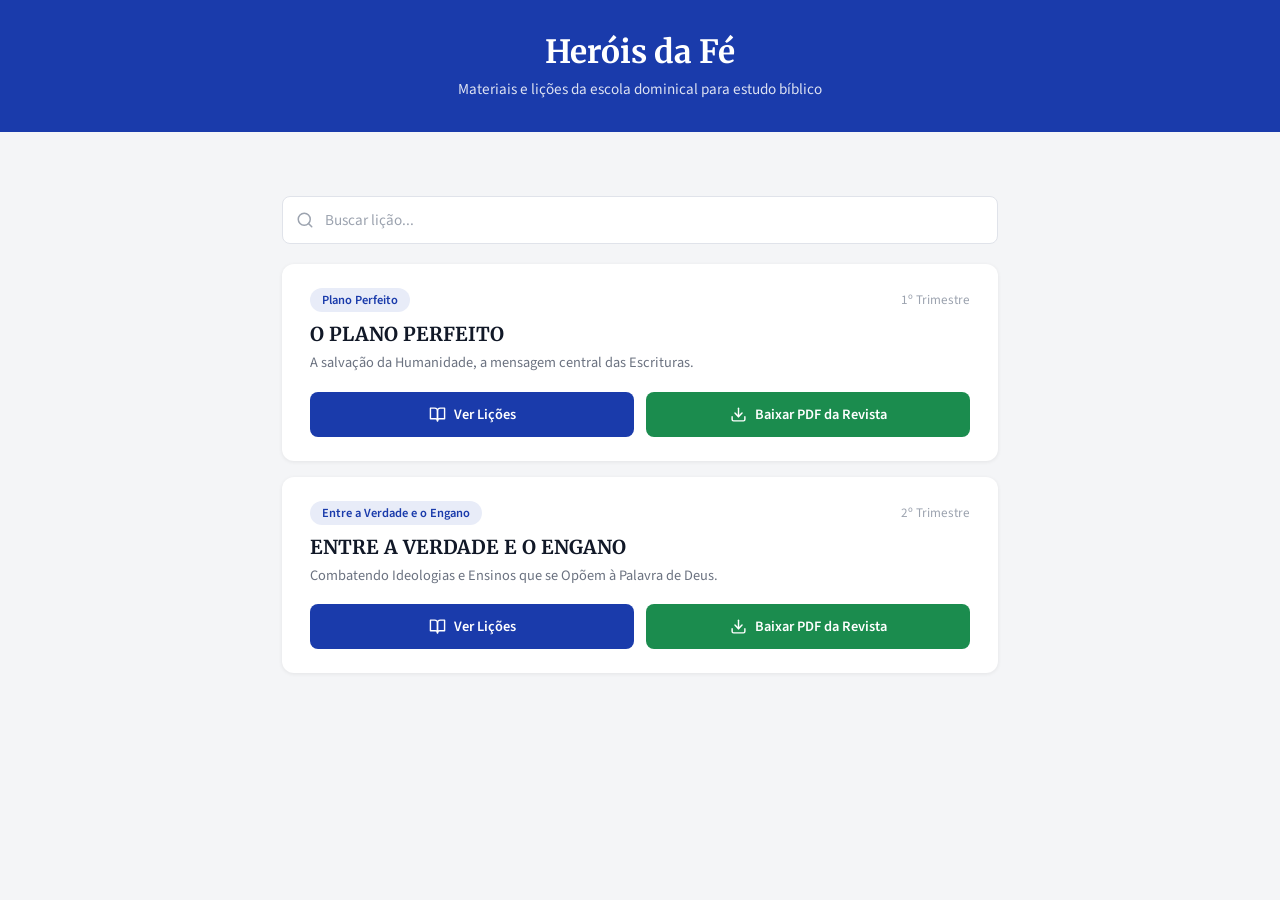
<file: docs/index.html>
<!DOCTYPE html>
<html lang="pt-BR">

<head>
  <meta charset="UTF-8" />
  <meta name="viewport" content="width=device-width, initial-scale=1.0" />
  <title>Heróis da Fé</title>
  <link
    href="https://fonts.googleapis.com/css2?family=Merriweather:wght@400;700&family=Source+Sans+3:wght@400;500;600&display=swap"
    rel="stylesheet" />
  <link rel="stylesheet" href="assets/css/style.css" />
</head>

<body>

  <header>
    <h1>
      Heróis da Fé
    </h1>
    <p>Materiais e lições da escola dominical para estudo bíblico</p>
  </header>

  <main>
    <main>
      <div class="search-wrap">
        <svg viewBox="0 0 24 24" fill="none" stroke="currentColor" stroke-width="2" stroke-linecap="round"
          stroke-linejoin="round">
          <circle cx="11" cy="11" r="8" />
          <line x1="21" y1="21" x2="16.65" y2="16.65" />
        </svg>
        <input type="text" placeholder="Buscar lição..." />
      </div>

      <div class="lesson-card" data-category="plano-perfeito">
        <div class="card-meta">
          <span class="badge">Plano Perfeito</span>
          <span class="card-date">1º Trimestre</span>
        </div>
        <div class="card-title">O PLANO PERFEITO</div>
        <div class="card-desc">A salvação da Humanidade, a mensagem central das Escrituras.</div>
        <div class="card-actions">
          <a href="licoes/plano-perfeito.html" style="text-decoration: none;" class="btn btn-slides">
            <svg viewBox="0 0 24 24" fill="none" stroke="currentColor" stroke-width="2" stroke-linecap="round"
              stroke-linejoin="round">
              <path d="M2 3h6a4 4 0 0 1 4 4v14a3 3 0 0 0-3-3H2z"></path>
              <path d="M22 3h-6a4 4 0 0 0-4 4v14a3 3 0 0 1 3-3h7z"></path>
            </svg>
            Ver Lições
          </a>
          <a href="#" style="text-decoration: none;" download class="btn btn-pdf">
            <svg viewBox="0 0 24 24" fill="none" stroke="currentColor" stroke-width="2" stroke-linecap="round"
              stroke-linejoin="round">
              <path d="M21 15v4a2 2 0 0 1-2 2H5a2 2 0 0 1-2-2v-4"></path>
              <polyline points="7 10 12 15 17 10"></polyline>
              <line x1="12" y1="15" x2="12" y2="3"></line>
            </svg>
            Baixar PDF da Revista
          </a>
        </div>
      </div>

      <div class="lesson-card" data-category="plano-perfeito">
        <div class="card-meta">
          <span class="badge">Entre a Verdade e o Engano</span>
          <span class="card-date">2º Trimestre</span>
        </div>
        <div class="card-title">ENTRE A VERDADE E O ENGANO</div>
        <div class="card-desc">Combatendo Ideologias e Ensinos que se Opõem à Palavra de Deus.</div>
        <div class="card-actions">
          <a href="licoes/entre-a-verdade-e-o-engano.html" style="text-decoration: none;" class="btn btn-slides">
            <svg viewBox="0 0 24 24" fill="none" stroke="currentColor" stroke-width="2" stroke-linecap="round"
              stroke-linejoin="round">
              <path d="M2 3h6a4 4 0 0 1 4 4v14a3 3 0 0 0-3-3H2z"></path>
              <path d="M22 3h-6a4 4 0 0 0-4 4v14a3 3 0 0 1 3-3h7z"></path>
            </svg>
            Ver Lições
          </a>
          <a href="revistas/Revista-Jovens-2-TRI-2026-ALUNO.pdf" style="text-decoration: none;" download class="btn btn-pdf">
            <svg viewBox="0 0 24 24" fill="none" stroke="currentColor" stroke-width="2" stroke-linecap="round"
              stroke-linejoin="round">
              <path d="M21 15v4a2 2 0 0 1-2 2H5a2 2 0 0 1-2-2v-4"></path>
              <polyline points="7 10 12 15 17 10"></polyline>
              <line x1="12" y1="15" x2="12" y2="3"></line>
            </svg>
            Baixar PDF da Revista
          </a>
        </div>
      </div>

    </main>
  </main>

  <script src="assets/js/main.js"></script>

</body>

</html>
</file>
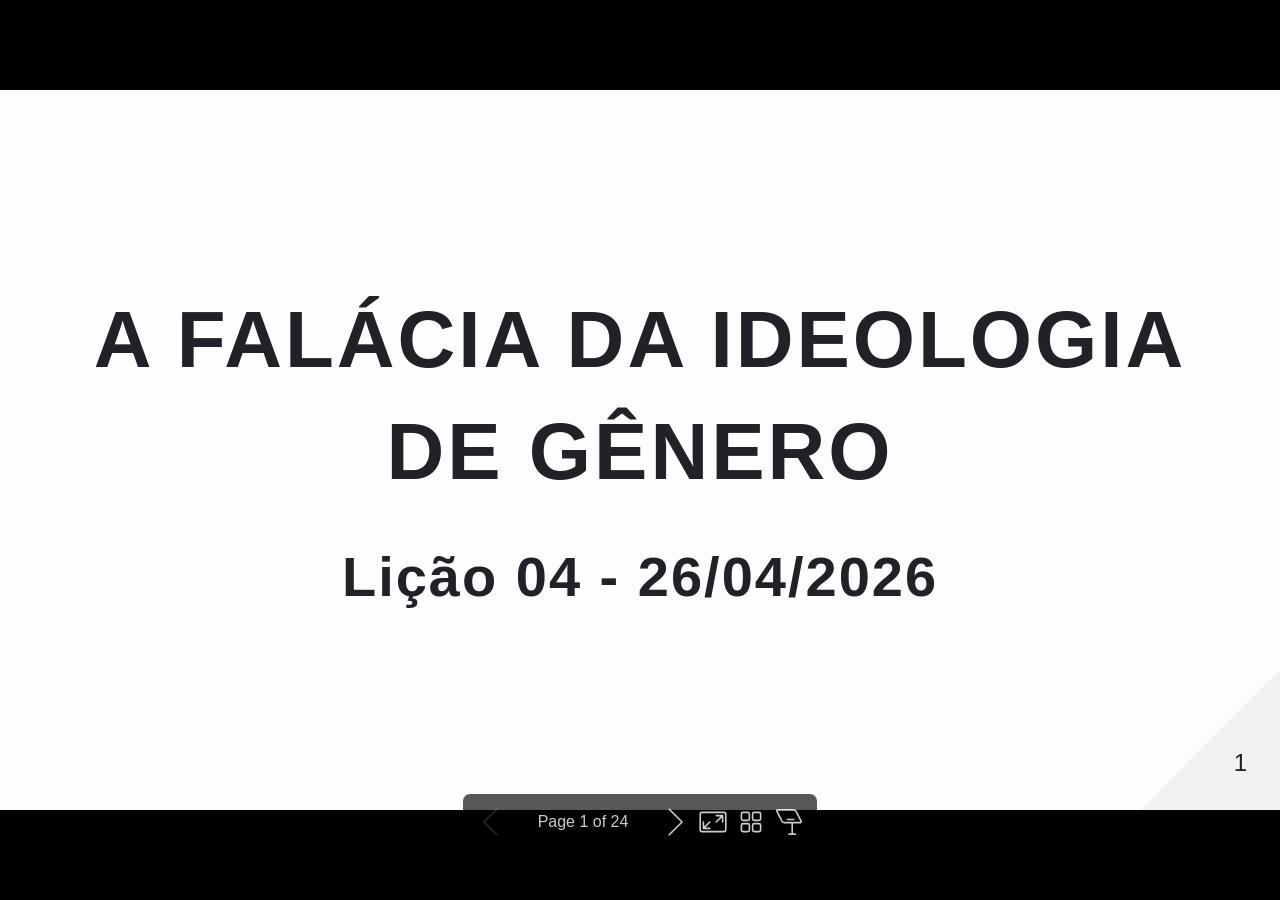
<file: docs/entre-a-verdade-e-o-engano/aula-04.html>
<!DOCTYPE html><html lang="pt-BR"><head><title>A FALÁCIA DA IDEOLOGIA DE GÊNERO</title><meta property="og:title" content="A FALÁCIA DA IDEOLOGIA DE GÊNERO"><meta charset="UTF-8"><meta name="viewport" content="width=device-width,height=device-height,initial-scale=1.0"><meta name="apple-mobile-web-app-capable" content="yes"><meta http-equiv="X-UA-Compatible" content="ie=edge"><meta property="og:type" content="website"><meta name="twitter:card" content="summary"><style>@media screen{body[data-bespoke-view=""] .bespoke-marp-parent>.bespoke-marp-osc>button,body[data-bespoke-view=next] .bespoke-marp-parent>.bespoke-marp-osc>button,body[data-bespoke-view=overview] button.bespoke-marp-overview-close,body[data-bespoke-view=presenter] .bespoke-marp-presenter-container .bespoke-marp-presenter-info-container .bespoke-marp-presenter-info-page-area .bespoke-marp-presenter-info-page,body[data-bespoke-view=presenter] .bespoke-marp-presenter-container .bespoke-marp-presenter-info-container button,body[data-bespoke-view=presenter] .bespoke-marp-presenter-container .bespoke-marp-presenter-note-container button{appearance:none;background-color:initial;border:0;color:inherit;cursor:pointer;font-size:inherit;opacity:.8;outline:none;padding:0;transition:opacity .2s linear;-webkit-tap-highlight-color:transparent}body[data-bespoke-view=""] .bespoke-marp-parent>.bespoke-marp-osc>button:disabled,body[data-bespoke-view=next] .bespoke-marp-parent>.bespoke-marp-osc>button:disabled,body[data-bespoke-view=overview] button.bespoke-marp-overview-close:disabled,body[data-bespoke-view=presenter] .bespoke-marp-presenter-container .bespoke-marp-presenter-info-container .bespoke-marp-presenter-info-page-area .bespoke-marp-presenter-info-page:disabled,body[data-bespoke-view=presenter] .bespoke-marp-presenter-container .bespoke-marp-presenter-info-container button:disabled,body[data-bespoke-view=presenter] .bespoke-marp-presenter-container .bespoke-marp-presenter-note-container button:disabled{cursor:not-allowed;opacity:.15!important}body[data-bespoke-view=""] .bespoke-marp-parent>.bespoke-marp-osc>button:hover,body[data-bespoke-view=next] .bespoke-marp-parent>.bespoke-marp-osc>button:hover,body[data-bespoke-view=overview] button.bespoke-marp-overview-close:hover,body[data-bespoke-view=presenter] .bespoke-marp-presenter-container .bespoke-marp-presenter-info-container .bespoke-marp-presenter-info-page-area .bespoke-marp-presenter-info-page:hover,body[data-bespoke-view=presenter] .bespoke-marp-presenter-container .bespoke-marp-presenter-info-container button:hover,body[data-bespoke-view=presenter] .bespoke-marp-presenter-container .bespoke-marp-presenter-note-container button:hover{opacity:1}body[data-bespoke-view=""] .bespoke-marp-parent>.bespoke-marp-osc>button:hover:active,body[data-bespoke-view=next] .bespoke-marp-parent>.bespoke-marp-osc>button:hover:active,body[data-bespoke-view=overview] button.bespoke-marp-overview-close:hover:active,body[data-bespoke-view=presenter] .bespoke-marp-presenter-container .bespoke-marp-presenter-info-container .bespoke-marp-presenter-info-page-area .bespoke-marp-presenter-info-page:hover:active,body[data-bespoke-view=presenter] .bespoke-marp-presenter-container .bespoke-marp-presenter-info-container button:hover:active,body[data-bespoke-view=presenter] .bespoke-marp-presenter-container .bespoke-marp-presenter-note-container button:hover:active{opacity:.6}body[data-bespoke-view=""] .bespoke-marp-parent>.bespoke-marp-osc>button:hover:not(:disabled),body[data-bespoke-view=next] .bespoke-marp-parent>.bespoke-marp-osc>button:hover:not(:disabled),body[data-bespoke-view=overview] button.bespoke-marp-overview-close:hover:not(:disabled),body[data-bespoke-view=presenter] .bespoke-marp-presenter-container .bespoke-marp-presenter-info-container .bespoke-marp-presenter-info-page-area .bespoke-marp-presenter-info-page:hover:not(:disabled),body[data-bespoke-view=presenter] .bespoke-marp-presenter-container .bespoke-marp-presenter-info-container button:hover:not(:disabled),body[data-bespoke-view=presenter] .bespoke-marp-presenter-container .bespoke-marp-presenter-note-container button:hover:not(:disabled){transition:none}body[data-bespoke-view=""] .bespoke-marp-parent>.bespoke-marp-osc>button[data-bespoke-marp-osc=prev],body[data-bespoke-view=next] .bespoke-marp-parent>.bespoke-marp-osc>button[data-bespoke-marp-osc=prev],body[data-bespoke-view=presenter] .bespoke-marp-presenter-container .bespoke-marp-presenter-info-container button.bespoke-marp-presenter-info-page-prev{background:#0000 url("[data-uri]") no-repeat 50%;background-size:contain;overflow:hidden;text-indent:100%;white-space:nowrap}body[data-bespoke-view=""] .bespoke-marp-parent>.bespoke-marp-osc>button[data-bespoke-marp-osc=next],body[data-bespoke-view=next] .bespoke-marp-parent>.bespoke-marp-osc>button[data-bespoke-marp-osc=next],body[data-bespoke-view=presenter] .bespoke-marp-presenter-container .bespoke-marp-presenter-info-container button.bespoke-marp-presenter-info-page-next{background:#0000 url("[data-uri]") no-repeat 50%;background-size:contain;overflow:hidden;text-indent:100%;white-space:nowrap}body[data-bespoke-view=""] .bespoke-marp-parent>.bespoke-marp-osc>button[data-bespoke-marp-osc=fullscreen],body[data-bespoke-view=next] .bespoke-marp-parent>.bespoke-marp-osc>button[data-bespoke-marp-osc=fullscreen]{background:#0000 url("[data-uri]") no-repeat 50%;background-size:contain;overflow:hidden;text-indent:100%;white-space:nowrap}body[data-bespoke-view=""] .bespoke-marp-parent>.bespoke-marp-osc>button.exit[data-bespoke-marp-osc=fullscreen],body[data-bespoke-view=next] .bespoke-marp-parent>.bespoke-marp-osc>button.exit[data-bespoke-marp-osc=fullscreen]{background-image:url("[data-uri]")}body[data-bespoke-view=""] .bespoke-marp-parent>.bespoke-marp-osc>button[data-bespoke-marp-osc=presenter],body[data-bespoke-view=next] .bespoke-marp-parent>.bespoke-marp-osc>button[data-bespoke-marp-osc=presenter]{background:#0000 url("[data-uri]") no-repeat 50%;background-size:contain;overflow:hidden;text-indent:100%;white-space:nowrap}body[data-bespoke-view=overview] button.bespoke-marp-overview-close,body[data-bespoke-view=presenter] .bespoke-marp-presenter-container .bespoke-marp-presenter-note-container button.bespoke-marp-presenter-note-bigger{background:#0000 url("[data-uri]") no-repeat 50%;background-size:contain;overflow:hidden;text-indent:100%;white-space:nowrap}body[data-bespoke-view=presenter] .bespoke-marp-presenter-container .bespoke-marp-presenter-note-container button.bespoke-marp-presenter-note-smaller{background:#0000 url("[data-uri]") no-repeat 50%;background-size:contain;overflow:hidden;text-indent:100%;white-space:nowrap}body[data-bespoke-view=""] .bespoke-marp-parent>.bespoke-marp-osc>button[data-bespoke-marp-osc=overview],body[data-bespoke-view=next] .bespoke-marp-parent>.bespoke-marp-osc>button[data-bespoke-marp-osc=overview]{background:#0000 url("[data-uri]") no-repeat 50%;background-size:contain;overflow:hidden;text-indent:100%;white-space:nowrap}}@keyframes __bespoke_marp_transition_reduced_outgoing__{0%{opacity:1}to{opacity:0}}@keyframes __bespoke_marp_transition_reduced_incoming__{0%{mix-blend-mode:plus-lighter;opacity:0}to{mix-blend-mode:plus-lighter;opacity:1}}.bespoke-marp-note,.bespoke-marp-osc,.bespoke-progress-parent{display:none;transition:none}@media screen{::view-transition-group(*){animation-duration:var(--marp-bespoke-transition-animation-duration,.5s);animation-timing-function:ease}::view-transition-new(*),::view-transition-old(*){animation-delay:0s;animation-direction:var(--marp-bespoke-transition-animation-direction,normal);animation-duration:var(--marp-bespoke-transition-animation-duration,.5s);animation-fill-mode:both;animation-name:var(--marp-bespoke-transition-animation-name,var(--marp-bespoke-transition-animation-name-fallback,__bespoke_marp_transition_no_animation__));mix-blend-mode:normal}::view-transition-old(*){--marp-bespoke-transition-animation-name-fallback:__bespoke_marp_transition_reduced_outgoing__;animation-timing-function:ease}::view-transition-new(*){--marp-bespoke-transition-animation-name-fallback:__bespoke_marp_transition_reduced_incoming__;animation-timing-function:ease}::view-transition-new(root),::view-transition-old(root){animation-timing-function:linear}::view-transition-new(__bespoke_marp_transition_osc__),::view-transition-old(__bespoke_marp_transition_osc__){animation-duration:0s!important;animation-name:__bespoke_marp_transition_osc__!important}::view-transition-new(__bespoke_marp_transition_osc__){opacity:0!important}.bespoke-marp-transition-warming-up::view-transition-group(*),.bespoke-marp-transition-warming-up::view-transition-new(*),.bespoke-marp-transition-warming-up::view-transition-old(*){animation-play-state:paused!important}body,html{height:100%;margin:0}body{background:#000;overflow:hidden}svg.bespoke-marp-slide{content-visibility:hidden;interactivity:inert;opacity:0;pointer-events:none;z-index:-1}svg.bespoke-marp-slide:not(.bespoke-marp-active) *{view-transition-name:none!important}svg.bespoke-marp-slide.bespoke-marp-active{content-visibility:visible;interactivity:auto;opacity:1;pointer-events:auto;z-index:0}svg.bespoke-marp-slide.bespoke-marp-active.bespoke-marp-active-ready *{animation-name:__bespoke_marp__!important}@supports not (content-visibility:hidden){svg.bespoke-marp-slide[data-bespoke-marp-load=hideable]{display:none}svg.bespoke-marp-slide[data-bespoke-marp-load=hideable].bespoke-marp-active{display:block}}}@media screen and (prefers-reduced-motion:reduce){svg.bespoke-marp-slide *{view-transition-name:none!important}}@media screen{[data-bespoke-marp-fragment=inactive]{visibility:hidden}body[data-bespoke-view=""] .bespoke-marp-parent,body[data-bespoke-view=next] .bespoke-marp-parent{inset:0;position:absolute}body[data-bespoke-view=""] .bespoke-marp-parent>.bespoke-marp-osc,body[data-bespoke-view=next] .bespoke-marp-parent>.bespoke-marp-osc{background:#000000a6;border-radius:7px;bottom:50px;color:#fff;contain:paint;display:block;font-family:Helvetica,Arial,sans-serif;font-size:16px;left:50%;line-height:0;opacity:1;padding:12px;position:absolute;touch-action:manipulation;transform:translateX(-50%);transition:opacity .2s linear;-webkit-user-select:none;user-select:none;view-transition-name:__bespoke_marp_transition_osc__;white-space:nowrap;will-change:transform;z-index:1}body[data-bespoke-view=""] .bespoke-marp-parent>.bespoke-marp-osc>:where(*),body[data-bespoke-view=next] .bespoke-marp-parent>.bespoke-marp-osc>:where(*){margin-left:6px}body[data-bespoke-view=""] .bespoke-marp-parent>.bespoke-marp-osc>:where(*):where(:first-child),body[data-bespoke-view=next] .bespoke-marp-parent>.bespoke-marp-osc>:where(*):where(:first-child){margin-left:0}body[data-bespoke-view=""] .bespoke-marp-parent>.bespoke-marp-osc>span,body[data-bespoke-view=next] .bespoke-marp-parent>.bespoke-marp-osc>span{opacity:.8}body[data-bespoke-view=""] .bespoke-marp-parent>.bespoke-marp-osc>span[data-bespoke-marp-osc=page],body[data-bespoke-view=next] .bespoke-marp-parent>.bespoke-marp-osc>span[data-bespoke-marp-osc=page]{display:inline-block;min-width:140px;text-align:center}body[data-bespoke-view=""] .bespoke-marp-parent>.bespoke-marp-osc>button[data-bespoke-marp-osc=fullscreen],body[data-bespoke-view=""] .bespoke-marp-parent>.bespoke-marp-osc>button[data-bespoke-marp-osc=next],body[data-bespoke-view=""] .bespoke-marp-parent>.bespoke-marp-osc>button[data-bespoke-marp-osc=overview],body[data-bespoke-view=""] .bespoke-marp-parent>.bespoke-marp-osc>button[data-bespoke-marp-osc=presenter],body[data-bespoke-view=""] .bespoke-marp-parent>.bespoke-marp-osc>button[data-bespoke-marp-osc=prev],body[data-bespoke-view=next] .bespoke-marp-parent>.bespoke-marp-osc>button[data-bespoke-marp-osc=fullscreen],body[data-bespoke-view=next] .bespoke-marp-parent>.bespoke-marp-osc>button[data-bespoke-marp-osc=next],body[data-bespoke-view=next] .bespoke-marp-parent>.bespoke-marp-osc>button[data-bespoke-marp-osc=overview],body[data-bespoke-view=next] .bespoke-marp-parent>.bespoke-marp-osc>button[data-bespoke-marp-osc=presenter],body[data-bespoke-view=next] .bespoke-marp-parent>.bespoke-marp-osc>button[data-bespoke-marp-osc=prev]{height:32px;line-height:32px;width:32px}body[data-bespoke-view=""] .bespoke-marp-parent.bespoke-marp-inactive,body[data-bespoke-view=next] .bespoke-marp-parent.bespoke-marp-inactive{cursor:none}body[data-bespoke-view=""] .bespoke-marp-parent.bespoke-marp-inactive>.bespoke-marp-osc,body[data-bespoke-view=next] .bespoke-marp-parent.bespoke-marp-inactive>.bespoke-marp-osc{opacity:0;pointer-events:none}body[data-bespoke-view=""] svg.bespoke-marp-slide,body[data-bespoke-view=next] svg.bespoke-marp-slide{height:100%;left:0;position:absolute;top:0;width:100%}body[data-bespoke-view=""] .bespoke-progress-parent{background:#222;display:flex;height:5px;width:100%}body[data-bespoke-view=""] .bespoke-progress-parent+:where(.bespoke-marp-parent){top:5px}body[data-bespoke-view=""] .bespoke-progress-parent .bespoke-progress-bar{background:#0288d1;flex:0 0 0;transition:flex-basis .2s cubic-bezier(0,1,1,1)}body[data-bespoke-view=next]{background:#0000}body[data-bespoke-view=presenter]{background:#161616}body[data-bespoke-view=presenter] .bespoke-marp-presenter-container{display:grid;font-family:Helvetica,Arial,sans-serif;grid-template:"current dragbar next" minmax(140px,1fr) "current dragbar note" 2fr "info    dragbar note" 3em;grid-template-columns:minmax(3px,var(--bespoke-marp-presenter-split-ratio,66%)) 0 minmax(3px,1fr);height:100%;left:0;position:absolute;top:0;width:100%}body[data-bespoke-view=presenter] .bespoke-marp-presenter-container :where(.bespoke-marp-parent){grid-area:current;overflow:hidden;position:relative}body[data-bespoke-view=presenter] .bespoke-marp-presenter-container :where(.bespoke-marp-parent) :where(svg.bespoke-marp-slide){height:calc(100% - 40px);left:20px;pointer-events:none;position:absolute;top:20px;-webkit-user-select:none;user-select:none;width:calc(100% - 40px)}body[data-bespoke-view=presenter] .bespoke-marp-presenter-container :where(.bespoke-marp-parent) :where(svg.bespoke-marp-slide).bespoke-marp-active{filter:drop-shadow(0 3px 10px rgba(0,0,0,.5))}body[data-bespoke-view=presenter] .bespoke-marp-presenter-container .bespoke-marp-presenter-dragbar-container{background:#0288d1;cursor:col-resize;grid-area:dragbar;margin-left:-3px;opacity:0;position:relative;transition:opacity .4s linear .1s;width:6px;z-index:10}body[data-bespoke-view=presenter] .bespoke-marp-presenter-container .bespoke-marp-presenter-dragbar-container:hover{opacity:1}body[data-bespoke-view=presenter] .bespoke-marp-presenter-container .bespoke-marp-presenter-dragbar-container.active{opacity:1;transition-delay:0s}body[data-bespoke-view=presenter] .bespoke-marp-presenter-container .bespoke-marp-presenter-next-container{background:#222;cursor:pointer;display:none;grid-area:next;overflow:hidden;position:relative}body[data-bespoke-view=presenter] .bespoke-marp-presenter-container .bespoke-marp-presenter-next-container.active{display:block}body[data-bespoke-view=presenter] .bespoke-marp-presenter-container .bespoke-marp-presenter-next-container iframe.bespoke-marp-presenter-next{background:#0000;border:0;display:block;filter:drop-shadow(0 3px 10px rgba(0,0,0,.5));height:calc(100% - 40px);left:20px;pointer-events:none;position:absolute;interactivity:inert;top:20px;-webkit-user-select:none;user-select:none;width:calc(100% - 40px)}body[data-bespoke-view=presenter] .bespoke-marp-presenter-container .bespoke-marp-presenter-note-container{background:#222;color:#eee;grid-area:note;position:relative;z-index:1}body[data-bespoke-view=presenter] .bespoke-marp-presenter-container .bespoke-marp-presenter-note-container button{height:1.5em;line-height:1.5em;width:1.5em}body[data-bespoke-view=presenter] .bespoke-marp-presenter-container .bespoke-marp-presenter-note-container .bespoke-marp-presenter-note-wrapper{display:block;inset:0;position:absolute}body[data-bespoke-view=presenter] .bespoke-marp-presenter-container .bespoke-marp-presenter-note-container .bespoke-marp-presenter-note-buttons{background:#000000a6;border-radius:4px;bottom:0;display:flex;gap:4px;margin:12px;opacity:0;padding:6px;pointer-events:none;position:absolute;right:0;transition:opacity .2s linear}body[data-bespoke-view=presenter] .bespoke-marp-presenter-container .bespoke-marp-presenter-note-container .bespoke-marp-presenter-note-buttons:focus-within,body[data-bespoke-view=presenter] .bespoke-marp-presenter-container .bespoke-marp-presenter-note-container .bespoke-marp-presenter-note-wrapper:focus-within+.bespoke-marp-presenter-note-buttons,body[data-bespoke-view=presenter] .bespoke-marp-presenter-container .bespoke-marp-presenter-note-container:hover .bespoke-marp-presenter-note-buttons{opacity:1;pointer-events:auto}body[data-bespoke-view=presenter] .bespoke-marp-presenter-container .bespoke-marp-presenter-note-container .bespoke-marp-note{box-sizing:border-box;font-size:calc(1.1em*var(--bespoke-marp-note-font-scale, 1));height:calc(100% - 40px);margin:20px;overflow:auto;padding-right:3px;white-space:pre-wrap;width:calc(100% - 40px);word-wrap:break-word;scrollbar-color:#eeeeee80 #0000;scrollbar-width:thin}body[data-bespoke-view=presenter] .bespoke-marp-presenter-container .bespoke-marp-presenter-note-container .bespoke-marp-note::-webkit-scrollbar{width:6px}body[data-bespoke-view=presenter] .bespoke-marp-presenter-container .bespoke-marp-presenter-note-container .bespoke-marp-note::-webkit-scrollbar-track{background:#0000}body[data-bespoke-view=presenter] .bespoke-marp-presenter-container .bespoke-marp-presenter-note-container .bespoke-marp-note::-webkit-scrollbar-thumb{background:#eeeeee80;border-radius:6px}body[data-bespoke-view=presenter] .bespoke-marp-presenter-container .bespoke-marp-presenter-note-container .bespoke-marp-note:empty{pointer-events:none}body[data-bespoke-view=presenter] .bespoke-marp-presenter-container .bespoke-marp-presenter-note-container .bespoke-marp-note.active{display:block}body[data-bespoke-view=presenter] .bespoke-marp-presenter-container .bespoke-marp-presenter-note-container .bespoke-marp-note p:first-child{margin-top:0}body[data-bespoke-view=presenter] .bespoke-marp-presenter-container .bespoke-marp-presenter-note-container .bespoke-marp-note p:last-child{margin-bottom:0}body[data-bespoke-view=presenter] .bespoke-marp-presenter-container .bespoke-marp-presenter-info-container{align-items:center;box-sizing:border-box;color:#eee;display:flex;flex-wrap:nowrap;grid-area:info;justify-content:center;overflow:hidden;padding:0 10px}body[data-bespoke-view=presenter] .bespoke-marp-presenter-container .bespoke-marp-presenter-info-container .bespoke-marp-presenter-info-page-area,body[data-bespoke-view=presenter] .bespoke-marp-presenter-container .bespoke-marp-presenter-info-container .bespoke-marp-presenter-info-time,body[data-bespoke-view=presenter] .bespoke-marp-presenter-container .bespoke-marp-presenter-info-container .bespoke-marp-presenter-info-timer{box-sizing:border-box;display:block;padding:0 10px;white-space:nowrap;width:100%}body[data-bespoke-view=presenter] .bespoke-marp-presenter-container .bespoke-marp-presenter-info-container button{height:1.5em;line-height:1.5em;width:1.5em}body[data-bespoke-view=presenter] .bespoke-marp-presenter-container .bespoke-marp-presenter-info-container .bespoke-marp-presenter-info-page-area{order:2;text-align:center}body[data-bespoke-view=presenter] .bespoke-marp-presenter-container .bespoke-marp-presenter-info-container .bespoke-marp-presenter-info-page-area .bespoke-marp-presenter-info-page{display:inline-block;min-width:120px;text-align:center}body[data-bespoke-view=presenter] .bespoke-marp-presenter-container .bespoke-marp-presenter-info-container .bespoke-marp-presenter-info-time{color:#999;order:1;text-align:left}body[data-bespoke-view=presenter] .bespoke-marp-presenter-container .bespoke-marp-presenter-info-container .bespoke-marp-presenter-info-timer{color:#999;order:3;text-align:right}body[data-bespoke-view=presenter] .bespoke-marp-presenter-container .bespoke-marp-presenter-info-container .bespoke-marp-presenter-info-timer:hover{cursor:pointer}body[data-bespoke-view=overview]{background:#161616;overflow:auto}body[data-bespoke-view=overview] [data-bespoke-marp-fragment=inactive]{visibility:visible}body[data-bespoke-view=overview] .bespoke-marp-overview-header{backdrop-filter:blur(4px);background:#222222d9;box-shadow:0 3px 10px #00000080;box-sizing:border-box;display:flex;height:48px;inset:0 0 auto;justify-content:flex-end;padding:10px;position:fixed;z-index:1}body[data-bespoke-view=overview] button.bespoke-marp-overview-close{height:28px;line-height:28px;transform:rotate(45deg);width:28px}body[data-bespoke-view=overview] .bespoke-marp-parent{display:grid;gap:40px;grid-template-columns:repeat(auto-fit,minmax(0,240px));justify-content:space-around;padding:30px}body[data-bespoke-view=overview] .bespoke-marp-parent svg.bespoke-marp-slide{--bov-selected:#0000;--bov-focus:#161616;--bov-focus-outline:#0000;background-image:conic-gradient(#161616 0 0),conic-gradient(var(--bov-focus) 0 0),conic-gradient(var(--bov-focus-outline) 0 0),conic-gradient(var(--bov-selected) 0 0);background-position:5px 5px,3px 3px,2px 2px,0 0;background-repeat:no-repeat;background-size:calc(100% - 10px) calc(100% - 10px),calc(100% - 6px) calc(100% - 6px),calc(100% - 4px) calc(100% - 4px),100% 100%;content-visibility:visible;cursor:pointer;filter:drop-shadow(0 3px 10px rgba(0,0,0,.5));margin:-6px;padding:6px;interactivity:auto;opacity:1;outline:0;pointer-events:auto;scroll-margin-block:30px;width:100%;z-index:0}body[data-bespoke-view=overview] .bespoke-marp-parent svg.bespoke-marp-slide *,body[data-bespoke-view=overview] .bespoke-marp-parent svg.bespoke-marp-slide.bespoke-marp-active *{pointer-events:none;interactivity:inert}body[data-bespoke-view=overview] .bespoke-marp-parent svg.bespoke-marp-slide:active,body[data-bespoke-view=overview] .bespoke-marp-parent svg.bespoke-marp-slide:focus-visible,body[data-bespoke-view=overview] .bespoke-marp-parent svg.bespoke-marp-slide:hover{--bov-focus-outline:#161616}body[data-bespoke-view=overview] .bespoke-marp-parent svg.bespoke-marp-slide:focus-visible,body[data-bespoke-view=overview] .bespoke-marp-parent svg.bespoke-marp-slide:hover{--bov-focus:#999}body[data-bespoke-view=overview] .bespoke-marp-parent svg.bespoke-marp-slide:active{--bov-focus:#eee}body[data-bespoke-view=overview] .bespoke-marp-parent svg.bespoke-marp-slide.bespoke-marp-active{--bov-selected:#0288d1}body[data-bespoke-view=overview]:has(.bespoke-marp-overview-header) .bespoke-marp-parent{padding-top:78px}body[data-bespoke-view=overview]:has(.bespoke-marp-overview-header) .bespoke-marp-parent svg.bespoke-marp-slide{scroll-margin-top:78px}.bespoke-marp-overview{background:#000000a6;inset:0;opacity:0;pointer-events:none;position:fixed;transition:opacity .1s ease;z-index:10}.bespoke-marp-overview iframe{background:#222;border:0;display:block;height:100%;left:0;position:absolute;top:0;width:100%}.bespoke-marp-overview[data-open="1"]{opacity:1;pointer-events:auto}}@media print{.bespoke-marp-overview,.bespoke-marp-presenter-info-container,.bespoke-marp-presenter-next-container,.bespoke-marp-presenter-note-container{display:none}}</style><style>div#\:\$p > svg > foreignObject > section{width:1280px;height:720px;box-sizing:border-box;overflow:hidden;position:relative;scroll-snap-align:center center;-webkit-text-size-adjust:100%;text-size-adjust:100%}div#\:\$p > svg > foreignObject > section::after{bottom:0;content:attr(data-marpit-pagination);padding:inherit;pointer-events:none;position:absolute;right:0}div#\:\$p > svg > foreignObject > section:not([data-marpit-pagination])::after{display:none}div#\:\$p > svg > foreignObject > section :is(h1, marp-h1){font-size:2em;margin-block:0.67em}div#\:\$p > svg > foreignObject > section video::-webkit-media-controls{will-change:transform}@page {size:1280px 720px;margin:0}@media print{html, body{background-color:#fff;margin:0;page-break-inside:avoid;break-inside:avoid-page}div#\:\$p > svg > foreignObject > section{page-break-before:always;break-before:page}div#\:\$p > svg > foreignObject > section, div#\:\$p > svg > foreignObject > section *{-webkit-print-color-adjust:exact!important;animation-delay:0s!important;animation-duration:0s!important;color-adjust:exact!important;print-color-adjust:exact!important;transition:none!important}div#\:\$p > svg[data-marpit-svg]{display:block;height:100vh;width:100vw}}div#\:\$p > svg > foreignObject > :where(section){container-type:size}div#\:\$p > svg > foreignObject > section img[data-marp-twemoji]{background:transparent;height:1em;margin:0 .05em 0 .1em;vertical-align:-.1em;width:1em}div#\:\$p > svg > foreignObject > section{--fgColor-danger:light-dark(#d1242f, #f85149);--bgColor-attention-muted:light-dark(#fff8c5, #bb800926);--bgColor-muted:light-dark(#f6f8fa, #151b23);--bgColor-neutral-muted:light-dark(#818b981f, #656c7633);--borderColor-accent-emphasis:light-dark(#0969da, #1f6feb);--borderColor-attention-emphasis:light-dark(#9a6700, #9e6a03);--borderColor-danger-emphasis:light-dark(#cf222e, #da3633);--borderColor-default:light-dark(#d1d9e0, #3d444d);--borderColor-done-emphasis:light-dark(#8250df, #8957e5);--borderColor-success-emphasis:light-dark(#1a7f37, #238636);--color-prettylights-syntax-brackethighlighter-angle:light-dark(#59636e, #9198a1);--color-prettylights-syntax-brackethighlighter-unmatched:light-dark(#82071e, #f85149);--color-prettylights-syntax-carriage-return-bg:light-dark(#cf222e, #b62324);--color-prettylights-syntax-carriage-return-text:light-dark(#f6f8fa, #f0f6fc);--color-prettylights-syntax-comment:light-dark(#59636e, #9198a1);--color-prettylights-syntax-constant:light-dark(#0550ae, #79c0ff);--color-prettylights-syntax-constant-other-reference-link:light-dark(#0a3069, #a5d6ff);--color-prettylights-syntax-entity:light-dark(#6639ba, #d2a8ff);--color-prettylights-syntax-entity-tag:light-dark(#0550ae, #7ee787);--color-prettylights-syntax-invalid-illegal-text:light-dark(var(--fgColor-danger), var(--fgColor-danger));--color-prettylights-syntax-keyword:light-dark(#cf222e, #ff7b72);--color-prettylights-syntax-markup-changed-bg:light-dark(#ffd8b5, #5a1e02);--color-prettylights-syntax-markup-changed-text:light-dark(#953800, #ffdfb6);--color-prettylights-syntax-markup-deleted-bg:light-dark(#ffebe9, #67060c);--color-prettylights-syntax-markup-deleted-text:light-dark(#82071e, #ffdcd7);--color-prettylights-syntax-markup-heading:light-dark(#0550ae, #1f6feb);--color-prettylights-syntax-markup-ignored-bg:light-dark(#0550ae, #1158c7);--color-prettylights-syntax-markup-ignored-text:light-dark(#d1d9e0, #f0f6fc);--color-prettylights-syntax-markup-inserted-bg:light-dark(#dafbe1, #033a16);--color-prettylights-syntax-markup-inserted-text:light-dark(#116329, #aff5b4);--color-prettylights-syntax-markup-list:light-dark(#3b2300, #f2cc60);--color-prettylights-syntax-meta-diff-range:light-dark(#8250df, #d2a8ff);--color-prettylights-syntax-string:light-dark(#0a3069, #a5d6ff);--color-prettylights-syntax-string-regexp:light-dark(#116329, #7ee787);--color-prettylights-syntax-sublimelinter-gutter-mark:light-dark(#818b98, #3d444d);--color-prettylights-syntax-variable:light-dark(#953800, #ffa657);--fgColor-accent:light-dark(#0969da, #4493f8);--fgColor-attention:light-dark(#9a6700, #d29922);--fgColor-done:light-dark(#8250df, #ab7df8);--fgColor-muted:light-dark(#59636e, #9198a1);--fgColor-success:light-dark(#1a7f37, #3fb950);--bgColor-default:light-dark(#fff, #0d1117);--borderColor-muted:light-dark(#d1d9e0b3, #3d444db3);--color-prettylights-syntax-invalid-illegal-bg:light-dark(var(--bgColor-danger-muted), var(--bgColor-danger-muted));--color-prettylights-syntax-markup-bold:light-dark(#1f2328, #f0f6fc);--color-prettylights-syntax-markup-italic:light-dark(#1f2328, #f0f6fc);--color-prettylights-syntax-storage-modifier-import:light-dark(#1f2328, #f0f6fc);--fgColor-default:light-dark(#1f2328, #f0f6fc);--focus-outlineColor:light-dark(var(--borderColor-accent-emphasis), var(--borderColor-accent-emphasis));--borderColor-neutral-muted:light-dark(var(--borderColor-muted), var(--borderColor-muted));--color-background:light-dark(#fdfcff, #202228);--color-background-code:light-dark(
    #f2f1f4,
    #2b2d33
  );--color-background-paginate:light-dark(
    rgba(32,34,40,.05),
    hsla(0,0%,100%,.05)
  );--color-foreground:light-dark(#202228, #fff);--color-highlight:#009dd5;--color-highlight-hover:light-dark(
    #087eaa,
    #40b6e0
  );--color-highlight-heading:#33b1dd;--color-header:light-dark(rgba(32,34,40,.4), hsla(0,0%,100%,.4));--color-header-shadow:light-dark(
    rgba(253,252,255,.8),
    rgba(32,34,40,.8)
  );align-items:stretch;background:var(--color-background);color:var(--color-foreground);color-scheme:light;display:block;flex-flow:column nowrap;font-family:-apple-system,BlinkMacSystemFont,Segoe UI,Roboto,Oxygen,Ubuntu,Cantarell,Open Sans,Helvetica Neue,sans-serif;font-size:40px;height:720px;letter-spacing:3px;line-height:1.4;overflow-wrap:break-word;padding:30px 70px;place-content:safe center center;position:relative;text-align:center;width:1280px;z-index:0}div#\:\$p > svg > foreignObject > section{--marpit-root-font-size:40px}/*!
 * Marp / Marpit Uncover theme
 *
 * @theme uncover
 * @author Yuki Hattori
 *
 * @auto-scaling true
 * @size 16:9 1280px 720px
 * @size 4:3 960px 720px
 */div#\:\$p > svg > foreignObject > section:after{align-items:flex-end;background:linear-gradient(-45deg, var(--color-background-paginate) 50%, transparent 50%);background-size:cover;color:var(--color-foreground);display:flex;font-size:.6em;height:80px;justify-content:flex-end;padding:30px;text-align:right;text-shadow:0 0 5px var(--color-background);width:80px}div#\:\$p > svg > foreignObject > section:after{--marpit-root-font-size:.6em}div#\:\$p > svg > foreignObject > section:where(.invert){color-scheme:dark}div#\:\$p > svg > foreignObject > section :where(.hljs-addition),div#\:\$p > svg > foreignObject > section :where(.hljs-string){color:light-dark(#756bb1, #8f9c6c)}div#\:\$p > svg > foreignObject > section :where(.hljs-attribute){color:light-dark(#e6550d, #9b869b)}div#\:\$p > svg > foreignObject > section :where(.hljs-built_in),div#\:\$p > svg > foreignObject > section :where(.hljs-tag){color:light-dark(#3182bd, #ab875d)}div#\:\$p > svg > foreignObject > section :where(.hljs-bullet),div#\:\$p > svg > foreignObject > section :where(.hljs-link),div#\:\$p > svg > foreignObject > section :where(.hljs-literal),div#\:\$p > svg > foreignObject > section :where(.hljs-number),div#\:\$p > svg > foreignObject > section :where(.hljs-regexp){color:light-dark(#31a354, #ab875d)}div#\:\$p > svg > foreignObject > section :where(.hljs-comment),div#\:\$p > svg > foreignObject > section :where(.hljs-quote){color:light-dark(#636363, #777)}div#\:\$p > svg > foreignObject > section :where(.hljs-deletion),div#\:\$p > svg > foreignObject > section :where(.hljs-variable){color:light-dark(#88f, #ab875d)}div#\:\$p > svg > foreignObject > section :where(.hljs-doctag){color:light-dark(#3182bd, unset)}div#\:\$p > svg > foreignObject > section :where(.hljs-keyword),div#\:\$p > svg > foreignObject > section :where(.hljs-selector-tag){color:light-dark(#3182bd, #8f9c6c)}div#\:\$p > svg > foreignObject > section :where(.hljs-meta),div#\:\$p > svg > foreignObject > section :where(.hljs-symbol),div#\:\$p > svg > foreignObject > section :where(.hljs-template-variable){color:light-dark(#756bb1, #ab875d)}div#\:\$p > svg > foreignObject > section :where(.hljs-name),div#\:\$p > svg > foreignObject > section :where(.hljs-section),div#\:\$p > svg > foreignObject > section :where(.hljs-selector-class),div#\:\$p > svg > foreignObject > section :where(.hljs-selector-id),div#\:\$p > svg > foreignObject > section :where(.hljs-title),div#\:\$p > svg > foreignObject > section :where(.hljs-type){color:light-dark(#3182bd, #9b869b)}div#\:\$p > svg > foreignObject > section :where(.hljs-params){color:light-dark(currentcolor, #ab875d)}div#\:\$p > svg > foreignObject > section :where(.hljs-template-tag){color:light-dark(#756bb1, currentcolor)}div#\:\$p > svg > foreignObject > section :where(.hljs-strong){color:light-dark(#3182bd, currentcolor)}div#\:\$p > svg > foreignObject > section :where(.hljs-emphasis){font-style:italic}div#\:\$p > svg > foreignObject > section:where(.invert) :where(.hljs-strong){font-weight:700}div#\:\$p > svg > foreignObject > section>:first-child,div#\:\$p > svg > foreignObject > section[data-header]>:nth-child(2){margin-top:0}div#\:\$p > svg > foreignObject > section>:last-child,div#\:\$p > svg > foreignObject > section[data-footer]>:nth-last-child(2){margin-bottom:0}div#\:\$p > svg > foreignObject > section blockquote,div#\:\$p > svg > foreignObject > section p{margin:0 0 15px}div#\:\$p > svg > foreignObject > section :is(h1, marp-h1),div#\:\$p > svg > foreignObject > section :is(h2, marp-h2),div#\:\$p > svg > foreignObject > section :is(h3, marp-h3),div#\:\$p > svg > foreignObject > section :is(h4, marp-h4),div#\:\$p > svg > foreignObject > section :is(h5, marp-h5),div#\:\$p > svg > foreignObject > section :is(h6, marp-h6){margin:15px 0 30px}div#\:\$p > svg > foreignObject > section :is(h1, marp-h1) strong,div#\:\$p > svg > foreignObject > section :is(h2, marp-h2) strong,div#\:\$p > svg > foreignObject > section :is(h3, marp-h3) strong,div#\:\$p > svg > foreignObject > section :is(h4, marp-h4) strong,div#\:\$p > svg > foreignObject > section :is(h5, marp-h5) strong,div#\:\$p > svg > foreignObject > section :is(h6, marp-h6) strong{color:var(--color-highlight-heading);font-weight:inherit}div#\:\$p > svg > foreignObject > section :is(h1, marp-h1)::part(auto-scaling),div#\:\$p > svg > foreignObject > section :is(h2, marp-h2)::part(auto-scaling),div#\:\$p > svg > foreignObject > section :is(h3, marp-h3)::part(auto-scaling),div#\:\$p > svg > foreignObject > section :is(h4, marp-h4)::part(auto-scaling),div#\:\$p > svg > foreignObject > section :is(h5, marp-h5)::part(auto-scaling),div#\:\$p > svg > foreignObject > section :is(h6, marp-h6)::part(auto-scaling){max-height:660px}div#\:\$p > svg > foreignObject > section :is(h1, marp-h1){font-size:2em}div#\:\$p > svg > foreignObject > section :is(h2, marp-h2){font-size:1.7em}div#\:\$p > svg > foreignObject > section :is(h3, marp-h3){font-size:1.4em;letter-spacing:2px}div#\:\$p > svg > foreignObject > section :is(h4, marp-h4){font-size:1.2em;letter-spacing:2px}div#\:\$p > svg > foreignObject > section :is(h5, marp-h5){font-size:1em;letter-spacing:1px}div#\:\$p > svg > foreignObject > section :is(h6, marp-h6){font-size:.8em;letter-spacing:1px}div#\:\$p > svg > foreignObject > section footer,div#\:\$p > svg > foreignObject > section header{color:var(--color-header);font-size:.45em;left:70px;letter-spacing:1px;position:absolute;right:70px;text-shadow:0 1px 0 var(--color-header-shadow);z-index:1}div#\:\$p > svg > foreignObject > section header{top:30px}div#\:\$p > svg > foreignObject > section footer{bottom:30px}div#\:\$p > svg > foreignObject > section a{color:var(--color-highlight);text-decoration:none}div#\:\$p > svg > foreignObject > section a:hover{color:var(--color-highlight-hover);text-decoration:underline}div#\:\$p > svg > foreignObject > section ol,div#\:\$p > svg > foreignObject > section ul{margin:0 auto;text-align:left}div#\:\$p > svg > foreignObject > section>ol,div#\:\$p > svg > foreignObject > section>ul{margin-bottom:15px}div#\:\$p > svg > foreignObject > section code{font-family:SFMono-Regular,Consolas,Liberation Mono,Menlo,Courier,monospace;letter-spacing:0}div#\:\$p > svg > foreignObject > section :not(:is(pre, marp-pre))>code,div#\:\$p > svg > foreignObject > section>code{background:var(--color-background-code);color:var(--color-foreground);margin:-.2em .2em .2em;padding:.2em}div#\:\$p > svg > foreignObject > section :is(pre, marp-pre){--preserve-aspect-ratio:xMidYMid meet;filter:drop-shadow(0 4px 4px rgba(0, 0, 0, .2));font-size:70%;line-height:1.15;margin:15px 0 30px;text-align:left}div#\:\$p > svg > foreignObject > section :is(pre, marp-pre)::part(auto-scaling){max-height:570px}div#\:\$p > svg > foreignObject > section :is(pre, marp-pre)>code{background:var(--color-background-code);box-sizing:content-box;color:var(--color-foreground);display:block;margin:0 auto;min-width:456px;padding:.4em .6em}div#\:\$p > svg > foreignObject > section[data-size="4:3"] :is(pre, marp-pre)>code{min-width:328px}div#\:\$p > svg > foreignObject > section table{border-collapse:collapse;margin:0 auto 15px}div#\:\$p > svg > foreignObject > section table>tbody>tr>td,div#\:\$p > svg > foreignObject > section table>tbody>tr>th,div#\:\$p > svg > foreignObject > section table>thead>tr>td,div#\:\$p > svg > foreignObject > section table>thead>tr>th{padding:.15em .5em}div#\:\$p > svg > foreignObject > section table>thead>tr>td,div#\:\$p > svg > foreignObject > section table>thead>tr>th{border-bottom:3px solid}div#\:\$p > svg > foreignObject > section table>tbody>tr:not(:last-child)>td,div#\:\$p > svg > foreignObject > section table>tbody>tr:not(:last-child)>th{border-bottom:1px solid}div#\:\$p > svg > foreignObject > section blockquote{font-size:90%;line-height:1.3;padding:0 2em;position:relative;z-index:0}div#\:\$p > svg > foreignObject > section blockquote:after,div#\:\$p > svg > foreignObject > section blockquote:before{content:url("[data-uri]");height:auto;pointer-events:none;position:absolute;width:1em;z-index:-1}div#\:\$p > svg > foreignObject > section blockquote:before{left:0;top:0}div#\:\$p > svg > foreignObject > section blockquote:after{bottom:0;right:0;transform:rotate(180deg)}div#\:\$p > svg > foreignObject > section blockquote>:last-child{margin-bottom:0}div#\:\$p > svg > foreignObject > section mark{background:transparent;color:var(--color-highlight)}div#\:\$p > svg > foreignObject > section[data-marpit-advanced-background="background"]{columns:initial!important;display:block!important;padding:0!important}div#\:\$p > svg > foreignObject > section[data-marpit-advanced-background="background"]::before, div#\:\$p > svg > foreignObject > section[data-marpit-advanced-background="background"]::after, div#\:\$p > svg > foreignObject > section[data-marpit-advanced-background="content"]::before, div#\:\$p > svg > foreignObject > section[data-marpit-advanced-background="content"]::after{display:none!important}div#\:\$p > svg > foreignObject > section[data-marpit-advanced-background="background"] > div[data-marpit-advanced-background-container]{all:initial;display:flex;flex-direction:row;height:100%;overflow:hidden;width:100%}div#\:\$p > svg > foreignObject > section[data-marpit-advanced-background="background"] > div[data-marpit-advanced-background-container][data-marpit-advanced-background-direction="vertical"]{flex-direction:column}div#\:\$p > svg > foreignObject > section[data-marpit-advanced-background="background"][data-marpit-advanced-background-split] > div[data-marpit-advanced-background-container]{width:var(--marpit-advanced-background-split, 50%)}div#\:\$p > svg > foreignObject > section[data-marpit-advanced-background="background"][data-marpit-advanced-background-split="right"] > div[data-marpit-advanced-background-container]{margin-left:calc(100% - var(--marpit-advanced-background-split, 50%))}div#\:\$p > svg > foreignObject > section[data-marpit-advanced-background="background"] > div[data-marpit-advanced-background-container] > figure{all:initial;background-position:center;background-repeat:no-repeat;background-size:cover;flex:auto;margin:0}div#\:\$p > svg > foreignObject > section[data-marpit-advanced-background="background"] > div[data-marpit-advanced-background-container] > figure > figcaption{position:absolute;border:0;clip:rect(0, 0, 0, 0);height:1px;margin:-1px;overflow:hidden;padding:0;white-space:nowrap;width:1px}div#\:\$p > svg > foreignObject > section[data-marpit-advanced-background="content"], div#\:\$p > svg > foreignObject > section[data-marpit-advanced-background="pseudo"]{background:transparent!important}div#\:\$p > svg > foreignObject > section[data-marpit-advanced-background="pseudo"], div#\:\$p > svg[data-marpit-svg] > foreignObject[data-marpit-advanced-background="pseudo"]{pointer-events:none!important}div#\:\$p > svg > foreignObject > section[data-marpit-advanced-background-split]{width:100%;height:100%}
</style></head><body><div class="bespoke-marp-osc"><button data-bespoke-marp-osc="prev" tabindex="-1" title="Previous slide">Previous slide</button><span data-bespoke-marp-osc="page"></span><button data-bespoke-marp-osc="next" tabindex="-1" title="Next slide">Next slide</button><button data-bespoke-marp-osc="fullscreen" tabindex="-1" title="Toggle fullscreen (f)">Toggle fullscreen</button><button data-bespoke-marp-osc="overview" tabindex="-1" title="Toggle overview view (o)">Toggle overview view</button><button data-bespoke-marp-osc="presenter" tabindex="-1" title="Open presenter view (p)">Open presenter view</button></div><div id=":$p"><svg data-marpit-svg="" viewBox="0 0 1280 720"><foreignObject width="1280" height="720"><section id="1" data-paginate="true" data-theme="uncover" lang="pt-BR" data-marpit-pagination="1" style="--paginate:true;--theme:uncover;" data-marpit-pagination-total="24">
<h1 id="a-fal%C3%A1cia-da-ideologia-de-g%C3%AAnero">A FALÁCIA DA IDEOLOGIA DE GÊNERO</h1>
<h3 id="li%C3%A7%C3%A3o-04---26042026">Lição 04 - 26/04/2026</h3>
</section>
</foreignObject></svg><svg data-marpit-svg="" viewBox="0 0 1280 720"><foreignObject width="1280" height="720"><section id="2" data-paginate="true" data-theme="uncover" lang="pt-BR" data-marpit-pagination="2" style="--paginate:true;--theme:uncover;" data-marpit-pagination-total="24">
<h1 id="introdu%C3%A7%C3%A3o">INTRODUÇÃO</h1>
<p>Nesta lição, buscaremos <strong>compreender os conceitos fundamentais</strong> da chamada ideologia de gênero, <strong>contrastando-os com a perspectiva bíblica</strong>. Além disso, <strong>refletiremos</strong> sobre as <strong>implicações</strong> dessas visões e qual deve ser <strong>a postura do cristão diante desse tema</strong>.</p>
</section>
</foreignObject></svg><svg data-marpit-svg="" viewBox="0 0 1280 720"><foreignObject width="1280" height="720"><section id="3" data-paginate="true" data-theme="uncover" lang="pt-BR" data-marpit-pagination="3" style="--paginate:true;--theme:uncover;" data-marpit-pagination-total="24">
<h1 id="i---conceitos-da-ideologia-de-g%C3%AAnero">I - CONCEITOS DA IDEOLOGIA DE GÊNERO</h1>
</section>
</foreignObject></svg><svg data-marpit-svg="" viewBox="0 0 1280 720"><foreignObject width="1280" height="720"><section id="4" data-paginate="true" data-theme="uncover" lang="pt-BR" data-marpit-pagination="4" style="--paginate:true;--theme:uncover;" data-marpit-pagination-total="24">
<h2 id="origem">Origem</h2>
<ul>
<li>
<p>Em 1950 com o psicólogo estadunidense <strong>John Money</strong>.</p>
</li>
<li>
<p>Apresentou a ideia de que <strong>não existe uma relação natural e necessária entre o sexo biológico e a identidade sexual de uma pessoa</strong>.</p>
</li>
</ul>
</section>
</foreignObject></svg><svg data-marpit-svg="" viewBox="0 0 1280 720"><foreignObject width="1280" height="720"><section id="5" data-paginate="true" data-theme="uncover" lang="pt-BR" data-marpit-pagination="5" style="--paginate:true;--theme:uncover;" data-marpit-pagination-total="24">
<h2 id="origem-1">Origem</h2>
<ul>
<li>
<p><strong>John Money não foi o primeiro</strong>.</p>
</li>
<li>
<p>Já em 1792, Mary Wollstonecraft defendia que <strong>as diferenças de papéis sociais entre homens e mulheres resultavam da educação e não da biologia</strong>.</p>
</li>
</ul>
</section>
</foreignObject></svg><svg data-marpit-svg="" viewBox="0 0 1280 720"><foreignObject width="1280" height="720"><section id="6" data-paginate="true" data-theme="uncover" lang="pt-BR" data-marpit-pagination="6" style="--paginate:true;--theme:uncover;" data-marpit-pagination-total="24">
<h2 id="origem-2">Origem</h2>
<ul>
<li>
<p>Popularizou-se com o avanço de <strong>teorias sociais no século XX</strong>.</p>
<ul>
<li>Filosofia Pós-Estruturalista.</li>
<li>Sociologia Crítica.</li>
</ul>
</li>
<li>
<p>Pensadores divulgaram a ideia que <strong>o gênero é apenas uma construção social fluida</strong>.</p>
</li>
</ul>
</section>
</foreignObject></svg><svg data-marpit-svg="" viewBox="0 0 1280 720"><foreignObject width="1280" height="720"><section id="7" data-paginate="true" data-theme="uncover" lang="pt-BR" data-marpit-pagination="7" style="--paginate:true;--theme:uncover;" data-marpit-pagination-total="24">
<h2 id="origem-3">Origem</h2>
<ul>
<li>
<p>O termo &quot;ideologia de gênero&quot; surgiu em <strong>meados de 1990</strong>, proposto por grupos conservadores e religiosos.</p>
</li>
<li>
<p>Para denunciar o caráter <strong>doutrinário, filosófico e político</strong> desse movimento.</p>
</li>
</ul>
</section>
</foreignObject></svg><svg data-marpit-svg="" viewBox="0 0 1280 720"><foreignObject width="1280" height="720"><section id="8" data-paginate="true" data-theme="uncover" lang="pt-BR" data-marpit-pagination="8" style="--paginate:true;--theme:uncover;" data-marpit-pagination-total="24">
<blockquote>
<p><em>Em resumo, a ideologia de gênero afirma que <strong>a identidade sexual de uma pessoa não está enraizada na criação biológica, mas é moldada socialmente e pode ser modificada conforme o desejo individual</strong>.</em></p>
</blockquote>
</section>
</foreignObject></svg><svg data-marpit-svg="" viewBox="0 0 1280 720"><foreignObject width="1280" height="720"><section id="9" data-paginate="true" data-theme="uncover" lang="pt-BR" data-marpit-pagination="9" style="--paginate:true;--theme:uncover;" data-marpit-pagination-total="24">
<h2 id="principais-conceitos">Principais conceitos</h2>
<ul>
<li>
<p><strong>Separação entre sexo biológico e gênero</strong>.</p>
</li>
<li>
<p>Não existe relação natural ou necessária entre <strong>anatomia biológica</strong> e a sua <strong>identidade sexual</strong>.</p>
</li>
</ul>
</section>
</foreignObject></svg><svg data-marpit-svg="" viewBox="0 0 1280 720"><foreignObject width="1280" height="720"><section id="10" data-paginate="true" data-theme="uncover" lang="pt-BR" data-marpit-pagination="10" style="--paginate:true;--theme:uncover;" data-marpit-pagination-total="24">
<h2 id="principais-conceitos-1">Principais conceitos</h2>
<ul>
<li>
<p><strong>O gênero como construção social e subjetiva</strong>.</p>
</li>
<li>
<p>O gênero é considerado uma construção interior moldada pela <strong>sociedade, cultura e experiências pessoais</strong>.</p>
</li>
</ul>
</section>
</foreignObject></svg><svg data-marpit-svg="" viewBox="0 0 1280 720"><foreignObject width="1280" height="720"><section id="11" data-paginate="true" data-theme="uncover" lang="pt-BR" data-marpit-pagination="11" style="--paginate:true;--theme:uncover;" data-marpit-pagination-total="24">
<h2 id="principais-conceitos-2">Principais conceitos</h2>
<ul>
<li>
<p><strong>Fluidez de gênero</strong>.</p>
</li>
<li>
<p>O gênero pode <strong>sofrer alterações ao longo do tempo</strong> conforme o sentimento da pessoa.</p>
</li>
</ul>
</section>
</foreignObject></svg><svg data-marpit-svg="" viewBox="0 0 1280 720"><foreignObject width="1280" height="720"><section id="12" data-paginate="true" data-theme="uncover" lang="pt-BR" data-marpit-pagination="12" style="--paginate:true;--theme:uncover;" data-marpit-pagination-total="24">
<h2 id="principais-conceitos-3">Principais conceitos</h2>
<ul>
<li>
<p><strong>Autodeterminação absoluta</strong>.</p>
</li>
<li>
<p>A pessoa <strong>escolhe, constrói e modifica sua identidade</strong> com base em seus sentimentos e desejos.</p>
</li>
</ul>
</section>
</foreignObject></svg><svg data-marpit-svg="" viewBox="0 0 1280 720"><foreignObject width="1280" height="720"><section id="13" data-paginate="true" data-theme="uncover" lang="pt-BR" data-marpit-pagination="13" style="--paginate:true;--theme:uncover;" data-marpit-pagination-total="24">
<h1 id="ii---o-que-a-b%C3%ADblia-ensina-sobre-g%C3%AAnero-e-identidade-sexual">II - O QUE A BÍBLIA ENSINA SOBRE GÊNERO E IDENTIDADE SEXUAL</h1>
</section>
</foreignObject></svg><svg data-marpit-svg="" viewBox="0 0 1280 720"><foreignObject width="1280" height="720"><section id="14" data-paginate="true" data-theme="uncover" lang="pt-BR" data-marpit-pagination="14" style="--paginate:true;--theme:uncover;" data-marpit-pagination-total="24">
<blockquote>
<p><em>Homem e mulher foram criados de forma distinta, porém <strong>são igualmente dignos, ambos à imagem de Deus</strong>. A diferença entre sexos não é uma falha ou injustiça, mas <strong>parte de um plano perfeito</strong>.&quot;</em></p>
</blockquote>
</section>
</foreignObject></svg><svg data-marpit-svg="" viewBox="0 0 1280 720"><foreignObject width="1280" height="720"><section id="15" data-paginate="true" data-theme="uncover" lang="pt-BR" data-marpit-pagination="15" style="--paginate:true;--theme:uncover;" data-marpit-pagination-total="24">
<h2 id="cria%C3%A7%C3%A3o-intencional">Criação intencional</h2>
<ul>
<li>
<p><strong>Gênesis 1.27</strong></p>
</li>
<li>
<p>O gênero humano não é uma construção social, mas, sim, <strong>uma realidade criada por Deus</strong>.</p>
</li>
</ul>
</section>
</foreignObject></svg><svg data-marpit-svg="" viewBox="0 0 1280 720"><foreignObject width="1280" height="720"><section id="16" data-paginate="true" data-theme="uncover" lang="pt-BR" data-marpit-pagination="16" style="--paginate:true;--theme:uncover;" data-marpit-pagination-total="24">
<blockquote>
<p><em>Ele criou Adão como homem e Eva como mulher, com características físicas, emocionais e espirituais que refletem a sua sabedora. <strong>Essa diferença não é motivo de competição ou superioridade, mas um convite à complementaridade e ao serviço mútuo</strong>.</em></p>
</blockquote>
</section>
</foreignObject></svg><svg data-marpit-svg="" viewBox="0 0 1280 720"><foreignObject width="1280" height="720"><section id="17" data-paginate="true" data-theme="uncover" lang="pt-BR" data-marpit-pagination="17" style="--paginate:true;--theme:uncover;" data-marpit-pagination-total="24">
<h2 id="complementaridade-dos-sexos">Complementaridade dos sexos</h2>
<ul>
<li>
<p><strong>Efésios 5.31-33</strong></p>
</li>
<li>
<p>Homem e mulher foram criados para <strong>completarem-se</strong> tanto no ambito familiar quanto na missão espiritual.</p>
</li>
<li>
<p>Além disso, a sexualidade humana é um dom de Deus para <strong>expressão no casamento, formação da família e perpetuação da vida</strong>.</p>
</li>
</ul>
</section>
</foreignObject></svg><svg data-marpit-svg="" viewBox="0 0 1280 720"><foreignObject width="1280" height="720"><section id="18" data-paginate="true" data-theme="uncover" lang="pt-BR" data-marpit-pagination="18" style="--paginate:true;--theme:uncover;" data-marpit-pagination-total="24">
<h2 id="identidade-restaurada-em-cristo">Identidade restaurada em Cristo</h2>
<ul>
<li>
<p><strong>Gálatas 3.28 e 2 Coríntios 5.17</strong></p>
</li>
<li>
<p>Somos chamados por Deus a encontrar nossa identidade, propósito e dignidade não nos sentimentos subjetivos, mas na sua <strong>verdade eterna</strong>.</p>
</li>
</ul>
</section>
</foreignObject></svg><svg data-marpit-svg="" viewBox="0 0 1280 720"><foreignObject width="1280" height="720"><section id="19" data-paginate="true" data-theme="uncover" lang="pt-BR" data-marpit-pagination="19" style="--paginate:true;--theme:uncover;" data-marpit-pagination-total="24">
<h1 id="iii---a-resposta-da-igreja-%C3%A0-ideologia-de-g%C3%AAnero">III - A RESPOSTA DA IGREJA À IDEOLOGIA DE GÊNERO</h1>
</section>
</foreignObject></svg><svg data-marpit-svg="" viewBox="0 0 1280 720"><foreignObject width="1280" height="720"><section id="20" data-paginate="true" data-theme="uncover" lang="pt-BR" data-marpit-pagination="20" style="--paginate:true;--theme:uncover;" data-marpit-pagination-total="24">
<h2 id="proclamar-a-verdade-com-amor">Proclamar a verdade com amor.</h2>
<ul>
<li>
<p>Jesus nos ensinou a <strong>falar a verdade em amor</strong>, confrontando o erro sem hostilidade e acolhendo os pecadores com graça, sem comprometer a santidade.</p>
</li>
<li>
<p><strong>Defender o que é bíblico sem cair em extremos</strong>.</p>
</li>
</ul>
</section>
</foreignObject></svg><svg data-marpit-svg="" viewBox="0 0 1280 720"><foreignObject width="1280" height="720"><section id="21" data-paginate="true" data-theme="uncover" lang="pt-BR" data-marpit-pagination="21" style="--paginate:true;--theme:uncover;" data-marpit-pagination-total="24">
<h2 id="ensino-b%C3%ADblico-nas-fam%C3%ADlias-e-igrejas">Ensino bíblico nas famílias e igrejas.</h2>
<ul>
<li>
<p>Os pais são chamados por Deus a <strong>ensinar os seus filhos nos caminhos do Senhor</strong> (Dt 6.6-7).</p>
</li>
<li>
<p>A igreja deve oferecer <strong>ensino sólido, claro e relevante</strong> sobre temas como identidade, sexualidade e propósito de vida.</p>
</li>
</ul>
</section>
</foreignObject></svg><svg data-marpit-svg="" viewBox="0 0 1280 720"><foreignObject width="1280" height="720"><section id="22" data-paginate="true" data-theme="uncover" lang="pt-BR" data-marpit-pagination="22" style="--paginate:true;--theme:uncover;" data-marpit-pagination-total="24">
<h2 id="acolhimento-e-restaura%C3%A7%C3%A3o">Acolhimento e restauração.</h2>
<ul>
<li>
<p><strong>Marcos 2.17</strong></p>
</li>
<li>
<p>A resposta cristã deve ser de acolhimento, escuta, cuidado e discipulado. <strong>A igreja não pode ser um tribunal que condena, mas um hospital espiritual onde todos encontrem graça, verdade e restauração</strong>.</p>
</li>
</ul>
</section>
</foreignObject></svg><svg data-marpit-svg="" viewBox="0 0 1280 720"><foreignObject width="1280" height="720"><section id="23" data-paginate="true" data-theme="uncover" lang="pt-BR" data-marpit-pagination="23" style="--paginate:true;--theme:uncover;" data-marpit-pagination-total="24">
<blockquote>
<p><em><strong>Não se vence o combate à ideologia apenas com argumentos, mas também com vidas transformadas pelo poder do Espírito Santo e comprometidas com a totalidade do evangelho.</strong></em></p>
</blockquote>
</section>
</foreignObject></svg><svg data-marpit-svg="" viewBox="0 0 1280 720"><foreignObject width="1280" height="720"><section id="24" data-paginate="true" data-theme="uncover" lang="pt-BR" data-marpit-pagination="24" style="--paginate:true;--theme:uncover;" data-marpit-pagination-total="24">
<h2 id="fontes">Fontes</h2>
<ul>
<li>
<p><a href="https://manoelcn.github.io/herois-da-fe/">Revista da EBD</a></p>
</li>
<li>
<p><a href="https://drive.google.com/drive/folders/1BtC_8QiRkNkVyRcEAo-uo4jQRS4W1BB5">Livro da EBD</a></p>
</li>
</ul>
</section>
<script>!function(){"use strict";const t={h1:{proto:()=>HTMLHeadingElement,attrs:{role:"heading","aria-level":"1"},style:"display: block; font-size: 2em; margin-block-start: 0.67em; margin-block-end: 0.67em; margin-inline-start: 0px; margin-inline-end: 0px; font-weight: bold;"},h2:{proto:()=>HTMLHeadingElement,attrs:{role:"heading","aria-level":"2"},style:"display: block; font-size: 1.5em; margin-block-start: 0.83em; margin-block-end: 0.83em; margin-inline-start: 0px; margin-inline-end: 0px; font-weight: bold;"},h3:{proto:()=>HTMLHeadingElement,attrs:{role:"heading","aria-level":"3"},style:"display: block; font-size: 1.17em; margin-block-start: 1em; margin-block-end: 1em; margin-inline-start: 0px; margin-inline-end: 0px; font-weight: bold;"},h4:{proto:()=>HTMLHeadingElement,attrs:{role:"heading","aria-level":"4"},style:"display: block; margin-block-start: 1.33em; margin-block-end: 1.33em; margin-inline-start: 0px; margin-inline-end: 0px; font-weight: bold;"},h5:{proto:()=>HTMLHeadingElement,attrs:{role:"heading","aria-level":"5"},style:"display: block; font-size: 0.83em; margin-block-start: 1.67em; margin-block-end: 1.67em; margin-inline-start: 0px; margin-inline-end: 0px; font-weight: bold;"},h6:{proto:()=>HTMLHeadingElement,attrs:{role:"heading","aria-level":"6"},style:"display: block; font-size: 0.67em; margin-block-start: 2.33em; margin-block-end: 2.33em; margin-inline-start: 0px; margin-inline-end: 0px; font-weight: bold;"},span:{proto:()=>HTMLSpanElement},pre:{proto:()=>HTMLElement,style:"display: block; font-family: monospace; white-space: pre; margin: 1em 0; --marp-auto-scaling-white-space: pre;"}},e="data-marp-auto-scaling-wrapper",i="data-marp-auto-scaling-svg",n="data-marp-auto-scaling-container";class s extends HTMLElement{container;containerSize;containerObserver;svg;svgComputedStyle;svgPreserveAspectRatio="xMinYMid meet";wrapper;wrapperSize;wrapperObserver;constructor(){super();const t=t=>([e])=>{const{width:i,height:n}=e.contentRect;this[t]={width:i,height:n},this.updateSVGRect()};this.attachShadow({mode:"open"}),this.containerObserver=new ResizeObserver(t("containerSize")),this.wrapperObserver=new ResizeObserver((...e)=>{t("wrapperSize")(...e),this.flushSvgDisplay()})}static get observedAttributes(){return["data-downscale-only"]}connectedCallback(){this.shadowRoot.innerHTML=`\n<style>\n  svg[${i}] { display: block; width: 100%; height: auto; vertical-align: top; }\n  span[${n}] { display: table; white-space: var(--marp-auto-scaling-white-space, nowrap); width: max-content; }\n</style>\n<div ${e}>\n  <svg part="svg" ${i}>\n    <foreignObject><span ${n}><slot></slot></span></foreignObject>\n  </svg>\n</div>\n    `.split(/\n\s*/).join(""),this.wrapper=this.shadowRoot.querySelector(`div[${e}]`)??void 0;const t=this.svg;this.svg=this.wrapper?.querySelector(`svg[${i}]`)??void 0,this.svg!==t&&(this.svgComputedStyle=this.svg?window.getComputedStyle(this.svg):void 0),this.container=this.svg?.querySelector(`span[${n}]`)??void 0,this.observe()}disconnectedCallback(){this.svg=void 0,this.svgComputedStyle=void 0,this.wrapper=void 0,this.container=void 0,this.observe()}attributeChangedCallback(){this.observe()}flushSvgDisplay(){const{svg:t}=this;t&&(t.style.display="inline",requestAnimationFrame(()=>{t.style.display=""}))}observe(){this.containerObserver.disconnect(),this.wrapperObserver.disconnect(),this.wrapper&&this.wrapperObserver.observe(this.wrapper),this.container&&this.containerObserver.observe(this.container),this.svgComputedStyle&&this.observeSVGStyle(this.svgComputedStyle)}observeSVGStyle(t){const e=()=>{const i=(()=>{const e=t.getPropertyValue("--preserve-aspect-ratio");if(e)return e.trim();return`x${(({textAlign:t,direction:e})=>{if(t.endsWith("left"))return"Min";if(t.endsWith("right"))return"Max";if("start"===t||"end"===t){let i="rtl"===e;return"end"===t&&(i=!i),i?"Max":"Min"}return"Mid"})(t)}YMid meet`})();i!==this.svgPreserveAspectRatio&&(this.svgPreserveAspectRatio=i,this.updateSVGRect()),t===this.svgComputedStyle&&requestAnimationFrame(e)};e()}updateSVGRect(){let t=Math.ceil(this.containerSize?.width??0);const e=Math.ceil(this.containerSize?.height??0);void 0!==this.dataset.downscaleOnly&&(t=Math.max(t,this.wrapperSize?.width??0));const i=this.svg?.querySelector(":scope > foreignObject");if(i?.setAttribute("width",`${t}`),i?.setAttribute("height",`${e}`),this.svg&&(this.svg.setAttribute("viewBox",`0 0 ${t} ${e}`),this.svg.setAttribute("preserveAspectRatio",this.svgPreserveAspectRatio),this.svg.style.height=t<=0||e<=0?"0":""),this.container){const t=this.svgPreserveAspectRatio.toLowerCase();this.container.style.marginLeft=t.startsWith("xmid")||t.startsWith("xmax")?"auto":"0",this.container.style.marginRight=t.startsWith("xmi")?"auto":"0"}}}const r=(t,{attrs:e={},style:i})=>class extends t{constructor(...t){super(...t);for(const[t,i]of Object.entries(e))this.hasAttribute(t)||this.setAttribute(t,i);this._shadow()}static get observedAttributes(){return["data-auto-scaling"]}connectedCallback(){this._update()}attributeChangedCallback(){this._update()}_shadow(){if(!this.shadowRoot)try{this.attachShadow({mode:"open"})}catch(t){if(!(t instanceof Error&&"NotSupportedError"===t.name))throw t}return this.shadowRoot}_update(){const t=this._shadow();if(t){const e=i?`<style>:host { ${i} }</style>`:"";let n="<slot></slot>";const{autoScaling:s}=this.dataset;if(void 0!==s){n=`<marp-auto-scaling exportparts="svg:auto-scaling" ${"downscale-only"===s?"data-downscale-only":""}>${n}</marp-auto-scaling>`}t.innerHTML=e+n}}};let o;const a=Symbol(),l=()=>o??(o=!!document.createElement("div",{is:"marp-auto-scaling"}).outerHTML.startsWith("<div is"),o);let c;const d="marpitSVGPolyfill:setZoomFactor,",h=Symbol(),g=Symbol();const p=()=>{const t="Apple Computer, Inc."===navigator.vendor,e=t?[v]:[],i={then:e=>(t?(async()=>{if(void 0===c){const t=document.createElement("canvas");t.width=10,t.height=10;const e=t.getContext("2d"),i=new Image(10,10),n=new Promise(t=>{i.addEventListener("load",()=>t())});i.crossOrigin="anonymous",i.src="data:image/svg+xml;charset=utf8,%3Csvg%20xmlns%3D%22http%3A%2F%2Fwww.w3.org%2F2000%2Fsvg%22%20width%3D%2210%22%20height%3D%2210%22%20viewBox%3D%220%200%201%201%22%3E%3CforeignObject%20width%3D%221%22%20height%3D%221%22%20requiredExtensions%3D%22http%3A%2F%2Fwww.w3.org%2F1999%2Fxhtml%22%3E%3Cdiv%20xmlns%3D%22http%3A%2F%2Fwww.w3.org%2F1999%2Fxhtml%22%20style%3D%22width%3A%201px%3B%20height%3A%201px%3B%20background%3A%20red%3B%20position%3A%20relative%22%3E%3C%2Fdiv%3E%3C%2FforeignObject%3E%3C%2Fsvg%3E",await n,e.drawImage(i,0,0),c=e.getImageData(5,5,1,1).data[3]<128}return c})().then(t=>{null==e||e(t?[v]:[])}):null==e||e([]),i)};return Object.assign(e,i)};let m,u;function v(t){const e="object"==typeof t&&t.target||document,i="object"==typeof t?t.zoom:t;window[g]||(Object.defineProperty(window,g,{configurable:!0,value:!0}),document.body.style.zoom=1.0001,document.body.offsetHeight,document.body.style.zoom=1,window.addEventListener("message",({data:t,origin:e})=>{if(e===window.origin)try{if(t&&"string"==typeof t&&t.startsWith(d)){const[,e]=t.split(","),i=Number.parseFloat(e);Number.isNaN(i)||(u=i)}}catch(t){console.error(t)}}));let n=!1;Array.from(e.querySelectorAll("svg[data-marpit-svg]"),t=>{var e,s,r,o;t.style.transform||(t.style.transform="translateZ(0)");const a=i||u||t.currentScale||1;m!==a&&(m=a,n=a);const l=t.getBoundingClientRect(),{length:c}=t.children;for(let i=0;i<c;i+=1){const n=t.children[i];if(n.getScreenCTM){const t=n.getScreenCTM();if(t){const i=null!==(s=null===(e=n.x)||void 0===e?void 0:e.baseVal.value)&&void 0!==s?s:0,c=null!==(o=null===(r=n.y)||void 0===r?void 0:r.baseVal.value)&&void 0!==o?o:0,d=n.children.length;for(let e=0;e<d;e+=1){const s=n.children[e];if("SECTION"===s.tagName){const{style:e}=s;e.transformOrigin||(e.transformOrigin=`${-i}px ${-c}px`),e.transform=`scale(${a}) matrix(${t.a}, ${t.b}, ${t.c}, ${t.d}, ${t.e-l.left}, ${t.f-l.top}) translateZ(0.0001px)`;break}}}}}}),!1!==n&&Array.from(e.querySelectorAll("iframe"),({contentWindow:t})=>{null==t||t.postMessage(`${d}${n}`,"null"===window.origin?"*":window.origin)})}function w({once:t=!1,target:e=document}={}){const i=function(t=document){if(t[h])return t[h];let e=!0;const i=()=>{e=!1,delete t[h]};Object.defineProperty(t,h,{configurable:!0,value:i});let n=[],s=!1;(async()=>{try{n=await p()}finally{s=!0}})();const r=()=>{for(const e of n)e({target:t});s&&0===n.length||e&&window.requestAnimationFrame(r)};return r(),i}(e);return t?(i(),()=>{}):i}m=1,u=void 0;const b=Symbol(),y=(e=document)=>{if("undefined"==typeof window)throw new Error("Marp Core's browser script is valid only in browser context.");if(((e=document)=>{const i=window[a];i||customElements.define("marp-auto-scaling",s);for(const n of Object.keys(t)){const s=`marp-${n}`,o=t[n].proto();l()&&o!==HTMLElement?i||customElements.define(s,r(o,{style:t[n].style}),{extends:n}):(i||customElements.define(s,r(HTMLElement,t[n])),e.querySelectorAll(`${n}[is="${s}"]`).forEach(t=>{t.outerHTML=t.outerHTML.replace(new RegExp(`^<${n}`,"i"),`<${s}`).replace(new RegExp(`</${n}>$`,"i"),`</${s}>`)}))}window[a]=!0})(e),e[b])return e[b];const i=w({target:e}),n=()=>{i(),delete e[b]},o=Object.assign(n,{cleanup:n,update:()=>y(e)});return Object.defineProperty(e,b,{configurable:!0,value:o}),o},f=document.currentScript;y(f?f.getRootNode():document)}();
</script></foreignObject></svg></div><script>/*!! License: https://unpkg.com/@marp-team/marp-cli@4.3.1/lib/bespoke.js.LICENSE.txt */
!function(){"use strict";function e(e){return e&&e.__esModule&&Object.prototype.hasOwnProperty.call(e,"default")?e.default:e}var t,n,r=(n||(n=1,t={from:function(e,t){var n,r=1===(e.parent||e).nodeType?e.parent||e:document.querySelector(e.parent||e),o=[].filter.call("string"==typeof e.slides?r.querySelectorAll(e.slides):e.slides||r.children,function(e){return"SCRIPT"!==e.nodeName}),i={},a=function(e,t){return(t=t||{}).index=o.indexOf(e),t.slide=e,t},s=function(e,t){i[e]=(i[e]||[]).filter(function(e){return e!==t})},l=function(e,t){return(i[e]||[]).reduce(function(e,n){return e&&!1!==n(t)},!0)},c=function(e,t){o[e]&&(n&&l("deactivate",a(n,t)),n=o[e],l("activate",a(n,t)))},d=function(e,t){var r=o.indexOf(n)+e;l(e>0?"next":"prev",a(n,t))&&c(r,t)},u={off:s,on:function(e,t){return(i[e]||(i[e]=[])).push(t),s.bind(null,e,t)},fire:l,slide:function(e,t){if(!arguments.length)return o.indexOf(n);l("slide",a(o[e],t))&&c(e,t)},next:d.bind(null,1),prev:d.bind(null,-1),parent:r,slides:o,destroy:function(e){l("destroy",a(n,e)),i={}}};return(t||[]).forEach(function(e){e(u)}),n||c(0),u}}),t),o=e(r);const i=document.body,a=(...e)=>history.replaceState(...e),s="",l="presenter",c="next",d="overview",u=["",l,d,c],f="bespoke-marp-",m=`data-${f}`,g=(e,{protocol:t,host:n,pathname:r,hash:o}=location)=>{const i=e.toString();return`${t}//${n}${r}${i?"?":""}${i}${o}`},p=()=>i.dataset.bespokeView,v=e=>new URLSearchParams(location.search).get(e),h=(e,t={})=>{const n={location,setter:a,...t},r=new URLSearchParams(n.location.search);for(const t of Object.keys(e)){const n=e[t];"string"==typeof n?r.set(t,n):r.delete(t)}try{n.setter({...window.history.state??{}},"",g(r,n.location))}catch(e){console.error(e)}},w=(()=>{const e="bespoke-marp";try{return localStorage.setItem(e,e),localStorage.removeItem(e),!0}catch{return!1}})(),y=e=>{try{return localStorage.getItem(e)}catch{return null}},b=(e,t)=>{try{return localStorage.setItem(e,t),!0}catch{return!1}},k=e=>{try{return localStorage.removeItem(e),!0}catch{return!1}},x=(e,t)=>{const n="aria-hidden";t?e.setAttribute(n,"true"):e.removeAttribute(n)},E=e=>{e.parent.classList.add(`${f}parent`),e.slides.forEach(e=>e.classList.add(`${f}slide`)),e.on("activate",t=>{const n=`${f}active`,r=t.slide,o=r.classList,i=!o.contains(n);if(e.slides.forEach(e=>{e.classList.remove(n),x(e,!0)}),o.add(n),x(r,!1),i){const e=`${n}-ready`;o.add(e),document.body.clientHeight,o.remove(e)}})},$=e=>{let t=0,n=0;Object.defineProperty(e,"fragments",{enumerable:!0,value:e.slides.map(e=>[null,...e.querySelectorAll("[data-marpit-fragment]")])});const r=r=>void 0!==e.fragments[t][n+r],o=(r,o)=>{t=r,n=o,e.fragments.forEach((e,t)=>{e.forEach((e,n)=>{if(null==e)return;const i=t<r||t===r&&n<=o;e.setAttribute(`${m}fragment`,(i?"":"in")+"active");const a=`${m}current-fragment`;t===r&&n===o?e.setAttribute(a,"current"):e.removeAttribute(a)})}),e.fragmentIndex=o;const i={slide:e.slides[r],index:r,fragments:e.fragments[r],fragmentIndex:o};e.fire("fragment",i)};e.on("next",({fragment:i=!0})=>{if(i){if(r(1))return o(t,n+1),!1;const i=t+1;e.fragments[i]&&o(i,0)}else{const r=e.fragments[t].length;if(n+1<r)return o(t,r-1),!1;const i=e.fragments[t+1];i&&o(t+1,i.length-1)}}),e.on("prev",({fragment:i=!0})=>{if(r(-1)&&i)return o(t,n-1),!1;const a=t-1;e.fragments[a]&&o(a,e.fragments[a].length-1)}),e.on("slide",({index:t,fragment:n})=>{let r=0;if(void 0!==n){const o=e.fragments[t];if(o){const{length:e}=o;r=-1===n?e-1:Math.min(Math.max(n,0),e-1)}}o(t,r)}),o(0,0)},L=document,S=()=>!(!L.fullscreenEnabled&&!L.webkitFullscreenEnabled),P=()=>!(!L.fullscreenElement&&!L.webkitFullscreenElement),_=e=>{e.fullscreen=()=>{S()&&(async()=>{P()?(L.exitFullscreen||L.webkitExitFullscreen)?.call(L):((e=L.body)=>{(e.requestFullscreen||e.webkitRequestFullscreen)?.call(e)})()})()},document.addEventListener("keydown",t=>{"f"!==t.key&&"F11"!==t.key||t.altKey||t.ctrlKey||t.metaKey||!S()||(e.fullscreen(),t.preventDefault())})},O=`${f}inactive`,T=(e=2e3)=>({parent:t,fire:n})=>{const r=t.classList,o=e=>n(`marp-${e?"":"in"}active`);let i;const a=()=>{i&&clearTimeout(i),i=setTimeout(()=>{r.add(O),o()},e),r.contains(O)&&(r.remove(O),o(!0))};for(const e of["mousedown","mousemove","touchend"])document.addEventListener(e,a);setTimeout(a,0)},I=["AUDIO","BUTTON","INPUT","SELECT","TEXTAREA","VIDEO"],M=e=>{e.parent.addEventListener("keydown",e=>{if(!e.target)return;const t=e.target;(I.includes(t.nodeName)||"true"===t.contentEditable)&&e.stopPropagation()})},A=e=>{window.addEventListener("load",()=>{for(const t of e.slides){const e=t.querySelector("marp-auto-scaling, [data-auto-scaling], [data-marp-fitting]");t.setAttribute(`${m}load`,e?"":"hideable")}})},C=({interval:e=250}={})=>t=>{document.addEventListener("keydown",e=>{if(" "===e.key&&e.shiftKey)t.prev();else if("ArrowLeft"===e.key||"ArrowUp"===e.key||"PageUp"===e.key)t.prev({fragment:!e.shiftKey});else if(" "!==e.key||e.shiftKey)if("ArrowRight"===e.key||"ArrowDown"===e.key||"PageDown"===e.key)t.next({fragment:!e.shiftKey});else if("End"===e.key)t.slide(t.slides.length-1,{fragment:-1});else{if("Home"!==e.key)return;t.slide(0)}else t.next();e.preventDefault()});let n,r,o=0;t.parent.addEventListener("wheel",i=>{let a=!1;const s=(e,t)=>{e&&(a=a||((e,t)=>((e,t)=>{const n="X"===t?"Width":"Height";return e[`client${n}`]<e[`scroll${n}`]})(e,t)&&((e,t)=>{const{overflow:n}=e,r=e[`overflow${t}`];return"auto"===n||"scroll"===n||"auto"===r||"scroll"===r})(getComputedStyle(e),t))(e,t)),e?.parentElement&&s(e.parentElement,t)};if(0!==i.deltaX&&s(i.target,"X"),0!==i.deltaY&&s(i.target,"Y"),a)return;i.preventDefault();const l=Math.sqrt(i.deltaX**2+i.deltaY**2);if(void 0!==i.wheelDelta){if(void 0===i.webkitForce&&Math.abs(i.wheelDelta)<40)return;if(i.deltaMode===i.DOM_DELTA_PIXEL&&l<4)return}else if(i.deltaMode===i.DOM_DELTA_PIXEL&&l<12)return;r&&clearTimeout(r),r=setTimeout(()=>{n=0},e);const c=Date.now()-o<e,d=l<=n;if(n=l,c||d)return;let u;(i.deltaX>0||i.deltaY>0)&&(u="next"),(i.deltaX<0||i.deltaY<0)&&(u="prev"),u&&(t[u](),o=Date.now())})},D=(e=`.${f}osc`)=>{const t=document.querySelector(e);if(!t)return()=>{};const n=(e,n)=>{t.querySelectorAll(`[${m}osc=${JSON.stringify(e)}]`).forEach(n)};if(S()||n("fullscreen",e=>e.style.display="none"),!w){const e=(e,t)=>{e.disabled=!0,e.title=`${t} is disabled due to restricted localStorage.`};n("presenter",t=>e(t,"Presenter view")),n("overview",t=>e(t,"Overview view"))}return e=>{t.addEventListener("click",t=>{if(t.target instanceof HTMLElement){const{bespokeMarpOsc:n}=t.target.dataset;n&&t.target.blur();const r={fragment:!t.shiftKey};"next"===n?e.next(r):"prev"===n?e.prev(r):"fullscreen"===n?e?.fullscreen():"presenter"===n?e.openPresenterView():"overview"===n&&e.toggleOverviewView()}}),e.parent.appendChild(t),e.on("activate",({index:t})=>{n("page",n=>n.textContent=`Page ${t+1} of ${e.slides.length}`)}),e.on("fragment",({index:t,fragments:r,fragmentIndex:o})=>{n("prev",e=>e.disabled=0===t&&0===o),n("next",n=>n.disabled=t===e.slides.length-1&&o===r.length-1)}),e.on("marp-active",()=>x(t,!1)),e.on("marp-inactive",()=>x(t,!0)),S()&&(e=>{for(const t of["","webkit"])L.addEventListener(t+"fullscreenchange",e)})(()=>n("fullscreen",e=>e.classList.toggle("exit",S()&&P())))}},N=e=>{if(e.syncKey&&"string"==typeof e.syncKey)return!0;throw new Error("The current instance of Bespoke.js is incompatible with Marp bespoke sync plugin.")},B=(e={})=>{const t=e.key||window.history.state?.marpBespokeSyncKey||Math.random().toString(36).slice(2),n=`bespoke-marp-sync-${t}`;var r;r={marpBespokeSyncKey:t},h({},{setter:(e,...t)=>a({...e,...r},...t)});const o=()=>{const e=y(n);return e?JSON.parse(e):Object.create(null)},i=e=>{const t=o(),r={...t,...e(t)};return b(n,JSON.stringify(r)),r},s=()=>{window.removeEventListener("pageshow",s),i(e=>({reference:(e.reference||0)+1}))};return e=>{s(),Object.defineProperty(e,"syncKey",{value:t,enumerable:!0});let r=!0;setTimeout(()=>{e.on("fragment",e=>{r&&i(()=>({index:e.index,fragmentIndex:e.fragmentIndex}))})},0),window.addEventListener("storage",t=>{if(t.key===n&&t.oldValue&&t.newValue){const n=JSON.parse(t.oldValue),o=JSON.parse(t.newValue);if(n.index!==o.index||n.fragmentIndex!==o.fragmentIndex)try{r=!1,e.slide(o.index,{fragment:o.fragmentIndex,forSync:!0})}finally{r=!0}}});const a=()=>{const{reference:e}=o();void 0===e||e<=1?k(n):i(()=>({reference:e-1}))};window.addEventListener("pagehide",e=>{e.persisted&&window.addEventListener("pageshow",s),a()}),e.on("destroy",a)}},K=e=>{w&&document.addEventListener("keydown",t=>{("o"!==t.key||t.altKey||t.ctrlKey||t.metaKey)&&"Escape"!==t.key||(t.preventDefault(),e())})};let q=null;const V=({closeOnSelect:e=!0}={})=>t=>{N(t);const n=n=>{const r=(()=>{if(!q||!q.isConnected){q=document.createElement("div"),q.className=`${f}overview`,q.inert=!0;const n=document.createElement("iframe");n.src=(()=>{const n=new URLSearchParams(location.search);return n.set("view","overview"),n.set("sync",t.syncKey),e&&n.set("closeOnSelect","1"),g(n)})(),q.append(n),document.body.append(q)}return q})(),o=n??!r.dataset.open;setTimeout(()=>{if(r.dataset.open=o?"1":"",r.inert=!o,t.skipTransition=o,o){const e=r.querySelector("iframe");try{e?.contentWindow?.focus()}catch{e?.focus()}}else window.focus()},0)};Object.defineProperties(t,{toggleOverviewView:{enumerable:!0,value:n}}),window.addEventListener("message",e=>{e.origin===window.origin&&"closeOverview"===e.data&&n(!1)}),K(n)},j=e=>{const{title:t}=document;document.title="[Overview]"+(t?` - ${t}`:"");const n=!!v("closeOnSelect"),r=()=>{window.parent.postMessage("closeOverview","null"===window.origin?"*":window.origin)};if(e.slides.forEach((t,o)=>{t.tabIndex=0;const i=()=>{e.slide(o,{fragment:-1}),n&&r()};t.addEventListener("click",i),t.addEventListener("keydown",e=>{"Enter"!==e.key&&" "!==e.key||(e.preventDefault(),i())})}),window.addEventListener("keydown",t=>{const n=e.slide(),r=t=>{const r=t=>{const n=e.slides[t].getBoundingClientRect();return[Math.round((n.left+n.right)/2),Math.round((n.top+n.bottom)/2)]};let o=null,i=n;do{const e=r(i);if(o){if(Math.abs(e[0]-o[0])<2)return i}else o=e;i+=t}while(i>=0&&i<e.slides.length);return n};if("ArrowLeft"===t.key)e.slide(Math.max(n-1,0),{fragment:-1});else if("ArrowRight"===t.key)e.slide(Math.min(n+1,e.slides.length-1),{fragment:-1});else if("ArrowUp"===t.key)e.slide(r(-1),{fragment:-1});else if("ArrowDown"===t.key)e.slide(r(1),{fragment:-1});else if("End"===t.key)e.slide(e.slides.length-1,{fragment:-1});else{if("Home"!==t.key)return;e.slide(0,{fragment:-1})}t.preventDefault();const o=e.slide();e.slides[o]?.focus?.(),e.slides[o]?.scrollIntoView?.({behavior:"smooth",block:"nearest"})}),e.on("slide",({index:t})=>{e.slides[t]?.scrollIntoView?.({behavior:"smooth",block:"nearest"})}),window.parent!==window){K(r);const e=document.createElement("header");e.className=`${f}overview-header`;const t=document.createElement("button");t.className=`${f}overview-close`,t.type="button",t.title="Close overview",t.textContent=t.title,t.addEventListener("click",r),e.append(t),document.body.prepend(e)}},F=()=>{const e=p();return{[s]:V(),[l]:V({closeOnSelect:!1}),[d]:j}[e]},U=e=>{window.addEventListener("message",t=>{if(t.origin!==window.origin)return;const[n,r]=t.data.split(":");if("navigate"===n){const[t,n]=r.split(",");let o=Number.parseInt(t,10),i=Number.parseInt(n,10)+1;i>=e.fragments[o].length&&(o+=1,i=0),e.slide(o,{fragment:i})}})};var R,X,H,W,J,Y,z,G={exports:{}},Q=(R||(R=1,G.exports=(X=["area","base","br","col","command","embed","hr","img","input","keygen","link","meta","param","source","track","wbr"],H=function(e){return String(e).replace(/[&<>"']/g,function(e){return"&"+W[e]+";"})},W={"&":"amp","<":"lt",">":"gt",'"':"quot","'":"apos"},J="dangerouslySetInnerHTML",Y={className:"class",htmlFor:"for"},z={},function(e,t){var n=[],r="";t=t||{};for(var o=arguments.length;o-- >2;)n.push(arguments[o]);if("function"==typeof e)return t.children=n.reverse(),e(t);if(e){if(r+="<"+e,t)for(var i in t)!1!==t[i]&&null!=t[i]&&i!==J&&(r+=" "+(Y[i]?Y[i]:H(i))+'="'+H(t[i])+'"');r+=">"}if(-1===X.indexOf(e)){if(t[J])r+=t[J].__html;else for(;n.length;){var a=n.pop();if(a)if(a.pop)for(var s=a.length;s--;)n.push(a[s]);else r+=!0===z[a]?a:H(a)}r+=e?"</"+e+">":""}return z[r]=!0,r})),G.exports),Z=e(Q);const ee=({children:e})=>Z(null,null,...e),te=`${f}presenter-`,ne={container:`${te}container`,dragbar:`${te}dragbar-container`,next:`${te}next`,nextContainer:`${te}next-container`,noteContainer:`${te}note-container`,noteWrapper:`${te}note-wrapper`,noteButtons:`${te}note-buttons`,infoContainer:`${te}info-container`,infoPageArea:`${te}info-page-area`,infoPage:`${te}info-page`,infoPagePrev:`${te}info-page-prev`,infoPageNext:`${te}info-page-next`,noteButtonsBigger:`${te}note-bigger`,noteButtonsSmaller:`${te}note-smaller`,infoTime:`${te}info-time`,infoTimer:`${te}info-timer`},re=e=>{const{title:t}=document;document.title="[Presenter view]"+(t?` - ${t}`:"");const n={},r=e=>(n[e]=n[e]||document.querySelector(`.${e}`),n[e]);document.body.appendChild((e=>{const t=document.createElement("div");return t.className=ne.container,t.appendChild(e),t.insertAdjacentHTML("beforeend",Z(ee,null,Z("div",{class:ne.nextContainer},Z("iframe",{class:ne.next,src:"?view=next"})),Z("div",{class:ne.dragbar}),Z("div",{class:ne.noteContainer},Z("div",{class:ne.noteWrapper}),Z("div",{class:ne.noteButtons},Z("button",{class:ne.noteButtonsSmaller,tabindex:"-1",title:"Smaller notes font size"},"Smaller notes font size"),Z("button",{class:ne.noteButtonsBigger,tabindex:"-1",title:"Bigger notes font size"},"Bigger notes font size"))),Z("div",{class:ne.infoContainer},Z("div",{class:ne.infoPageArea},Z("button",{class:ne.infoPagePrev,tabindex:"-1",title:"Previous"},"Previous"),Z("button",{class:ne.infoPage}),Z("button",{class:ne.infoPageNext,tabindex:"-1",title:"Next"},"Next")),Z("time",{class:ne.infoTime,title:"Current time"}),Z("time",{class:ne.infoTimer,title:"Timer"})))),t})(e.parent)),(e=>{let t=!1;r(ne.dragbar).addEventListener("mousedown",()=>{t=!0,r(ne.dragbar).classList.add("active")}),window.addEventListener("mouseup",()=>{t=!1,r(ne.dragbar).classList.remove("active")}),window.addEventListener("mousemove",e=>{if(!t)return;const n=e.clientX/document.documentElement.clientWidth*100;r(ne.container).style.setProperty("--bespoke-marp-presenter-split-ratio",`${Math.max(0,Math.min(100,n))}%`)}),r(ne.nextContainer).addEventListener("click",()=>e.next());const n=r(ne.next),o=(i=n,(e,t)=>i.contentWindow?.postMessage(`navigate:${e},${t}`,"null"===window.origin?"*":window.origin));var i;n.addEventListener("load",()=>{r(ne.nextContainer).classList.add("active"),o(e.slide(),e.fragmentIndex),e.on("fragment",({index:e,fragmentIndex:t})=>o(e,t))});const a=document.querySelectorAll(".bespoke-marp-note");a.forEach(e=>{e.addEventListener("keydown",e=>e.stopPropagation()),r(ne.noteWrapper).appendChild(e)}),e.on("activate",()=>a.forEach(t=>t.classList.toggle("active",t.dataset.index==e.slide())));let s=0;const l=e=>{s=Math.max(-5,s+e),r(ne.noteContainer).style.setProperty("--bespoke-marp-note-font-scale",(1.2**s).toFixed(4))},c=()=>l(1),d=()=>l(-1),u=r(ne.noteButtonsBigger),f=r(ne.noteButtonsSmaller);u.addEventListener("click",()=>{u.blur(),c()}),f.addEventListener("click",()=>{f.blur(),d()}),document.addEventListener("keydown",e=>{"+"===e.key&&c(),"-"===e.key&&d()},!0);const m=r(ne.infoPage);e.on("activate",({index:t})=>{m.textContent=`${t+1} / ${e.slides.length}`}),m.addEventListener("click",()=>{m.blur(),e.toggleOverviewView()});const g=r(ne.infoPagePrev),p=r(ne.infoPageNext);g.addEventListener("click",t=>{g.blur(),e.prev({fragment:!t.shiftKey})}),p.addEventListener("click",t=>{p.blur(),e.next({fragment:!t.shiftKey})}),e.on("fragment",({index:t,fragments:n,fragmentIndex:r})=>{g.disabled=0===t&&0===r,p.disabled=t===e.slides.length-1&&r===n.length-1});let v=new Date;const h=()=>{const e=new Date,t=e=>`${Math.floor(e)}`.padStart(2,"0"),n=e.getTime()-v.getTime(),o=t(n/1e3%60),i=t(n/1e3/60%60),a=t(n/36e5%24);r(ne.infoTime).textContent=e.toLocaleTimeString(),r(ne.infoTimer).textContent=`${a}:${i}:${o}`};h(),setInterval(h,250),r(ne.infoTimer).addEventListener("click",()=>{v=new Date})})(e)},oe=e=>{N(e),Object.defineProperties(e,{openPresenterView:{enumerable:!0,value:ie},presenterUrl:{enumerable:!0,get:ae}}),w&&document.addEventListener("keydown",t=>{"p"!==t.key||t.altKey||t.ctrlKey||t.metaKey||(t.preventDefault(),e.openPresenterView())})};function ie(){const{max:e,floor:t}=Math,n=e(t(.85*window.innerWidth),640),r=e(t(.85*window.innerHeight),360);return window.open(this.presenterUrl,te+this.syncKey,`width=${n},height=${r},menubar=no,toolbar=no`)}function ae(){const e=new URLSearchParams(location.search);return e.set("view","presenter"),e.set("sync",this.syncKey),g(e)}const se=e=>{const t=p();return t===c&&e.appendChild(document.createElement("span")),{[s]:oe,[l]:re,[c]:U}[t]},le=e=>{e.on("activate",t=>{document.querySelectorAll(".bespoke-progress-parent > .bespoke-progress-bar").forEach(n=>{n.style.flexBasis=100*t.index/(e.slides.length-1)+"%"})})},ce=e=>{const t=Number.parseInt(e,10);return Number.isNaN(t)?null:t},de=(e={})=>{const t={history:!0,...e};return e=>{let n=!0;const r=e=>{const t=n;try{return n=!0,e()}finally{n=t}},o=(t={fragment:!0})=>{let n=t.fragment?ce(v("f")||""):null;((t,n)=>{const{min:r,max:o}=Math,{fragments:i,slides:a}=e,s=o(0,r(t,a.length-1)),l=o(0,r(n||0,i[s].length-1));s===e.slide()&&l===e.fragmentIndex||e.slide(s,{fragment:l})})((()=>{if(location.hash){const[t]=location.hash.slice(1).split(":~:");if(/^\d+$/.test(t))return(ce(t)??1)-1;const r=document.getElementById(t)||document.querySelector(`a[name="${CSS.escape(t)}"]`);if(r){const{length:t}=e.slides;for(let o=0;o<t;o+=1)if(e.slides[o].contains(r)){const t=e.fragments?.[o],i=r.closest("[data-marpit-fragment]");if(t&&i){const e=t.indexOf(i);e>=0&&(n=e)}return o}}}return 0})(),n)};e.on("fragment",({index:e,fragmentIndex:r})=>{n||h({f:0===r||r.toString()},{location:{...location,hash:`#${e+1}`},setter:(...e)=>t.history?history.pushState(...e):history.replaceState(...e)})}),setTimeout(()=>{o(),window.addEventListener("hashchange",()=>r(()=>{o({fragment:!1}),h({f:void 0})})),window.addEventListener("popstate",()=>{n||r(()=>o())}),n=!1},0)}},{PI:ue,abs:fe,sqrt:me,atan2:ge}=Math,pe={passive:!0},ve=({slope:e=-.7,swipeThreshold:t=30}={})=>n=>{let r;const o=n.parent,i=e=>{const t=o.getBoundingClientRect();return{x:e.pageX-(t.left+t.right)/2,y:e.pageY-(t.top+t.bottom)/2}};o.addEventListener("touchstart",({touches:e})=>{r=1===e.length?i(e[0]):void 0},pe),o.addEventListener("touchmove",e=>{if(r)if(1===e.touches.length){e.preventDefault();const t=i(e.touches[0]),n=t.x-r.x,o=t.y-r.y;r.delta=me(fe(n)**2+fe(o)**2),r.radian=ge(n,o)}else r=void 0}),o.addEventListener("touchend",o=>{if(r){if(r.delta&&r.delta>=t&&r.radian){const t=(r.radian-e+ue)%(2*ue)-ue;n[t<0?"next":"prev"](),o.stopPropagation()}r=void 0}},pe)},he=new Map;he.clear(),he.set("none",{backward:{both:void 0,incoming:void 0,outgoing:void 0},forward:{both:void 0,incoming:void 0,outgoing:void 0}});const we={both:"",outgoing:"outgoing-",incoming:"incoming-"},ye={forward:"",backward:"-backward"},be=e=>`--marp-bespoke-transition-animation-${e}`,ke=e=>`--marp-transition-${e}`,xe=be("name"),Ee=be("duration"),$e=e=>new Promise(t=>{const n={},r=document.createElement("div"),o=e=>{r.remove(),t(e)};r.addEventListener("animationstart",()=>o(n)),Object.assign(r.style,{animationName:e,animationDuration:"1s",animationFillMode:"both",animationPlayState:"paused",position:"absolute",pointerEvents:"none"}),document.body.appendChild(r);const i=getComputedStyle(r).getPropertyValue(ke("duration"));i&&Number.parseFloat(i)>=0&&(n.defaultDuration=i),((e,t)=>{requestAnimationFrame(()=>{e.style.animationPlayState="running",requestAnimationFrame(()=>t(void 0))})})(r,o)}),Le=async e=>he.has(e)?he.get(e):(e=>{const t={},n=[];for(const[r,o]of Object.entries(we))for(const[i,a]of Object.entries(ye)){const s=`marp-${o}transition${a}-${e}`;n.push($e(s).then(e=>{t[i]=t[i]||{},t[i][r]=e?{...e,name:s}:void 0}))}return Promise.all(n).then(()=>t)})(e).then(t=>(he.set(e,t),t)),Se=e=>Object.values(e).flatMap(Object.values).every(e=>!e),Pe=(e,{type:t,backward:n})=>{const r=e[n?"backward":"forward"],o=(()=>{const e=r[t],n=e=>({[xe]:e.name});if(e)return n(e);if(r.both){const e=n(r.both);return"incoming"===t&&(e[be("direction")]="reverse"),e}})();return!o&&n?Pe(e,{type:t,backward:!1}):o||{[xe]:"__bespoke_marp_transition_no_animation__"}},_e=e=>{if(e)try{const t=JSON.parse(e);if((e=>{if("object"!=typeof e)return!1;const t=e;return"string"==typeof t.name&&(void 0===t.duration||"string"==typeof t.duration)})(t))return t}catch{}},Oe="_tSId",Te="_tA",Ie="bespoke-marp-transition-warming-up",Me=window.matchMedia("(prefers-reduced-motion: reduce)"),Ae="__bespoke_marp_transition_reduced_outgoing__",Ce="__bespoke_marp_transition_reduced_incoming__",De={forward:{both:void 0,incoming:{name:Ce},outgoing:{name:Ae}},backward:{both:void 0,incoming:{name:Ce},outgoing:{name:Ae}}},Ne=e=>{if(!document.startViewTransition)return;const t=t=>(void 0!==t&&(e._tD=t),e._tD);let n;t(!1),((...e)=>{CSS.registerProperty({name:ke("duration"),syntax:"<time>",inherits:!0,initialValue:"-1s"});const t=[...new Set(e).values()];return Promise.all(t.map(e=>Le(e))).then()})(...Array.from(document.querySelectorAll("section[data-transition], section[data-transition-back]")).flatMap(e=>[e.dataset.transition,e.dataset.transitionBack].flatMap(e=>{const t=_e(e);return[t?.name,t?.builtinFallback?`__builtin__${t.name}`:void 0]}).filter(e=>!!e))).then(()=>{document.querySelectorAll("style").forEach(e=>{e.innerHTML=e.innerHTML.replace(/--marp-transition-duration:[^;}]*[;}]/g,e=>e.slice(0,-1)+"!important"+e.slice(-1))})});const r=(n,{back:r,cond:o})=>i=>{const a=t();if(a)return!!i[Te]||!("object"!=typeof a||(a.skipTransition(),!i.forSync));if(e.skipTransition)return!0;if(!o(i))return!0;const s=e.slides[e.slide()],l=()=>i.back??r,c="data-transition"+(l()?"-back":""),d=s.querySelector(`section[${c}]`);if(!d)return!0;const u=_e(d.getAttribute(c)??void 0);return!u||((async(e,{builtinFallback:t=!0}={})=>{let n=await Le(e);if(Se(n)){if(!t)return;return n=await Le(`__builtin__${e}`),Se(n)?void 0:n}return n})(u.name,{builtinFallback:u.builtinFallback}).then(e=>{if(!e){t(!0);try{n(i)}finally{t(!1)}return}let r=e;Me.matches&&(console.warn("Use a constant animation to transition because preferring reduced motion by viewer has detected."),r=De);const o=document.getElementById(Oe);o&&o.remove();const a=document.createElement("style");a.id=Oe,document.head.appendChild(a),((e,t)=>{const n=[`:root{${ke("direction")}:${t.backward?-1:1};}`,":root:has(.bespoke-marp-inactive){cursor:none;}"],r=t=>{const n=e[t].both?.defaultDuration||e[t].outgoing?.defaultDuration||e[t].incoming?.defaultDuration;return"forward"===t?n:n||r("forward")},o=t.duration||r(t.backward?"backward":"forward");void 0!==o&&n.push(`::view-transition-group(*){${Ee}:${o};}`);const i=e=>Object.entries(e).map(([e,t])=>`${e}:${t};`).join("");return n.push(`::view-transition-old(root){${i(Pe(e,{...t,type:"outgoing"}))}}`,`::view-transition-new(root){${i(Pe(e,{...t,type:"incoming"}))}}`),n})(r,{backward:l(),duration:u.duration}).forEach(e=>a.sheet?.insertRule(e));const s=document.documentElement.classList;s.add(Ie);let c=!1;const d=()=>{c||(n(i),c=!0,s.remove(Ie))},f=()=>{t(!1),a.remove(),s.remove(Ie)};try{t(!0);const e=document.startViewTransition(d);t(e),e.finished.finally(f)}catch(e){console.error(e),d(),f()}}),!1)};e.on("prev",r(t=>e.prev({...t,[Te]:!0}),{back:!0,cond:e=>e.index>0&&!((e.fragment??1)&&n.fragmentIndex>0)})),e.on("next",r(t=>e.next({...t,[Te]:!0}),{cond:t=>t.index+1<e.slides.length&&!(n.fragmentIndex+1<n.fragments.length)})),setTimeout(()=>{e.on("slide",r(t=>e.slide(t.index,{...t,[Te]:!0}),{cond:t=>{const n=e.slide();return t.index!==n&&(t.back=t.index<n,!0)}}))},0),e.on("fragment",e=>{n=e})};let Be;const Ke=()=>(void 0===Be&&(Be="wakeLock"in navigator&&navigator.wakeLock),Be),qe=async()=>{const e=Ke();if(e)try{return await e.request("screen")}catch(e){console.warn(e)}return null},Ve=async()=>{if(!Ke())return;let e;const t=()=>{e&&"visible"===document.visibilityState&&qe()};for(const e of["visibilitychange","fullscreenchange"])document.addEventListener(e,t);return e=await qe(),e};((e=document.getElementById(":$p"))=>{(()=>{const e=v("view");i.dataset.bespokeView=u.some(t=>t&&t===e)?e:""})();const t=(e=>{const t=v(e);return h({[e]:void 0}),t})("sync")||void 0;o.from(e,((...e)=>{const t=u.findIndex(e=>p()===e);return e.map(([e,n])=>e[t]&&n).filter(e=>e)})([[1,1,1,0],B({key:t})],[[1,1,0,1],se(e)],[[1,1,0,0],M],[[1,1,1,1],E],[[1,0,0,0],T()],[[1,1,1,1],A],[[1,1,1,1],de({history:!1})],[[1,1,0,0],C()],[[1,1,1,0],_],[[1,0,0,0],le],[[1,1,0,0],ve()],[[1,0,0,0],D()],[[1,1,1,0],F()],[[1,0,0,0],Ne],[[1,1,1,1],$],[[1,1,1,0],Ve]))})()}();</script></body></html>
</file>
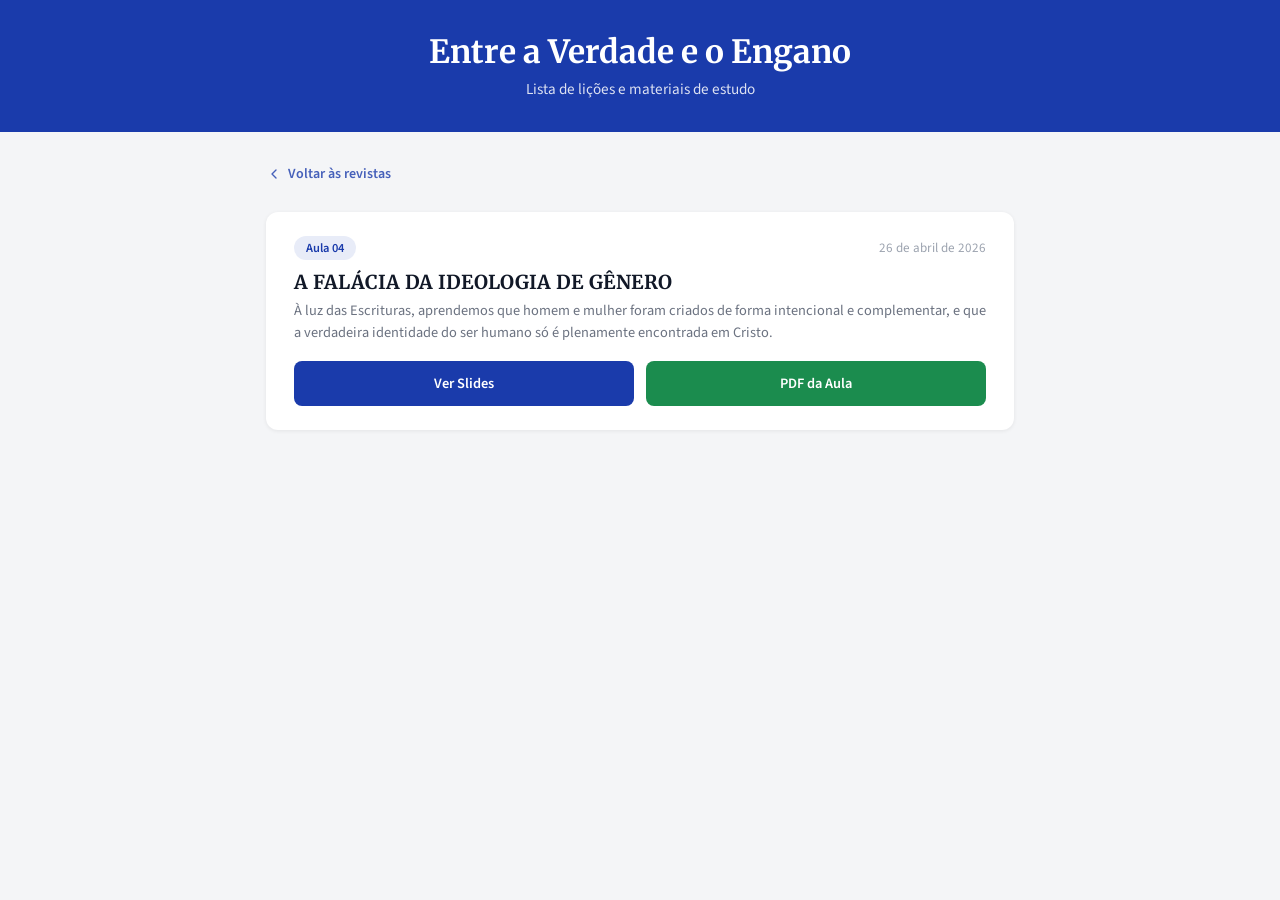
<file: docs/licoes/entre-a-verdade-e-o-engano.html>
<!DOCTYPE html>
<html lang="pt-BR">

<head>
    <meta charset="UTF-8">
    <meta name="viewport" content="width=device-width, initial-scale=1.0">
    <title>Entre a Verdade e o Engano</title>
    <link
        href="https://fonts.googleapis.com/css2?family=Merriweather:wght@400;700&family=Source+Sans+3:wght@400;500;600&display=swap"
        rel="stylesheet">
    <link rel="stylesheet" href="../assets/css/style.css">
</head>

<body>
    <header>
        <h1>Entre a Verdade e o Engano</h1>
        <p>Lista de lições e materiais de estudo</p>
    </header>

    <main>
        <nav class="breadcrumb">
            <a href="../index.html">
                <svg viewBox="0 0 24 24" fill="none" stroke="currentColor" stroke-width="2" stroke-linecap="round"
                    stroke-linejoin="round">
                    <polyline points="15 18 9 12 15 6" />
                </svg>
                Voltar às revistas
            </a>
        </nav>
        <div class="lesson-card">
            <div class="card-meta">
                <span class="badge">Aula 04</span>
                <span class="card-date">26 de abril de 2026</span>
            </div>
            <div class="card-title">A FALÁCIA DA IDEOLOGIA DE GÊNERO</div>
            <div class="card-desc">À luz das Escrituras, aprendemos que homem e mulher foram criados de forma
                intencional e complementar, e que a verdadeira identidade do ser humano só é plenamente encontrada em
                Cristo.
            </div>
            <div class="card-actions">
                <a href="../entre-a-verdade-e-o-engano/aula-04.html" style="text-decoration: none;"
                    class="btn btn-slides">Ver
                    Slides</a>
                <a href="../entre-a-verdade-e-o-engano/aula-04.pdf" download style="text-decoration: none;"
                    class="btn btn-pdf">PDF da
                    Aula</a>
            </div>
        </div>
    </main>
</body>

</html>
</file>
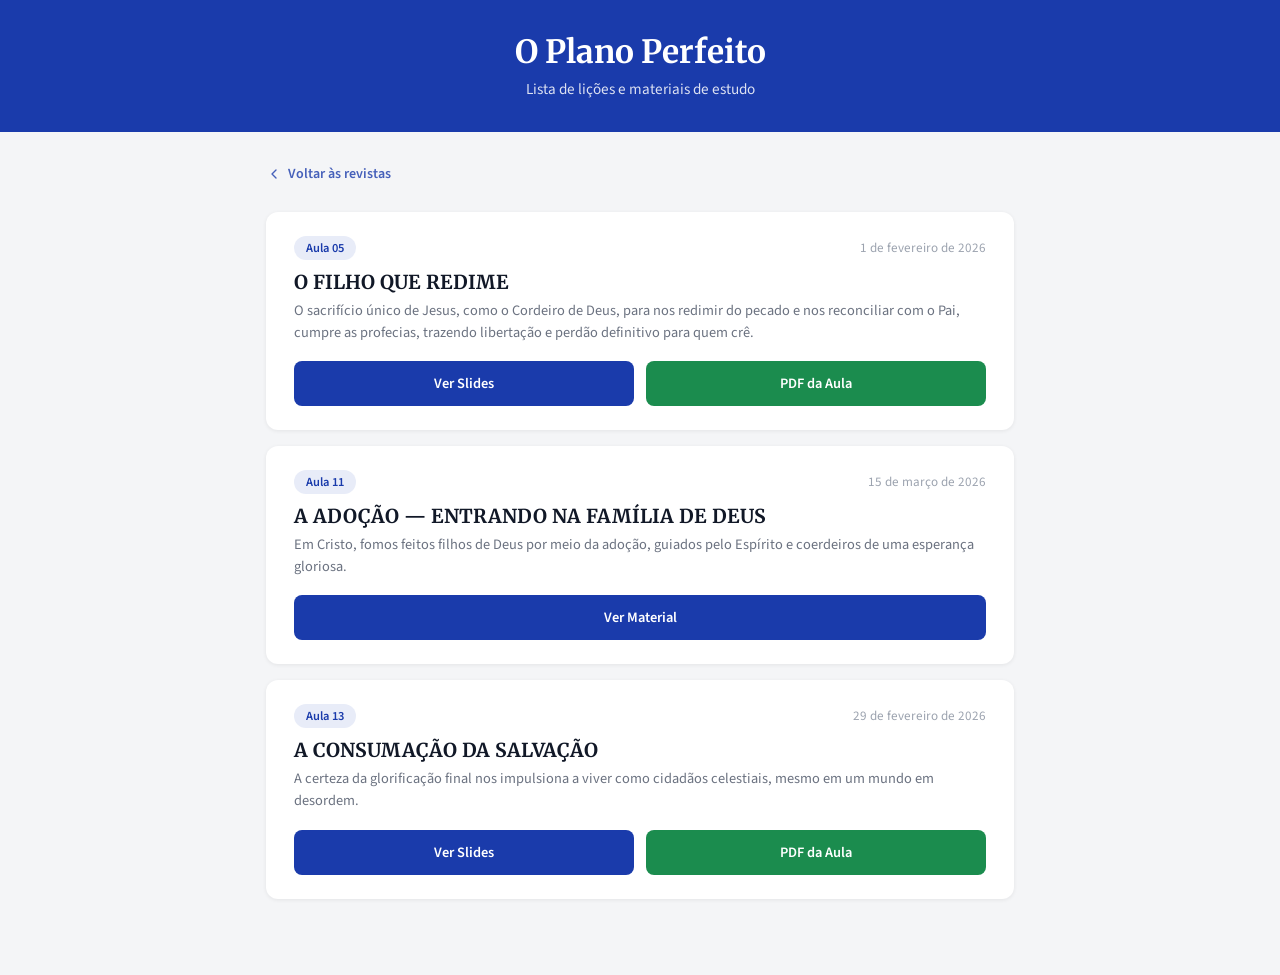
<file: docs/licoes/plano-perfeito.html>
<!DOCTYPE html>
<html lang="pt-BR">

<head>
    <meta charset="UTF-8">
    <meta name="viewport" content="width=device-width, initial-scale=1.0">
    <title>O Plano Perfeito</title>
    <link
        href="https://fonts.googleapis.com/css2?family=Merriweather:wght@400;700&family=Source+Sans+3:wght@400;500;600&display=swap"
        rel="stylesheet">
    <link rel="stylesheet" href="../assets/css/style.css">
</head>

<body>
    <header>
        <h1>O Plano Perfeito</h1>
        <p>Lista de lições e materiais de estudo</p>
    </header>

    <main>
        <nav class="breadcrumb">
            <a href="../index.html">
                <svg viewBox="0 0 24 24" fill="none" stroke="currentColor" stroke-width="2" stroke-linecap="round"
                    stroke-linejoin="round">
                    <polyline points="15 18 9 12 15 6" />
                </svg>
                Voltar às revistas
            </a>
        </nav>
        <div class="lesson-card">
            <div class="card-meta">
                <span class="badge">Aula 05</span>
                <span class="card-date">1 de fevereiro de 2026</span>
            </div>
            <div class="card-title">O FILHO QUE REDIME</div>
            <div class="card-desc">O sacrifício único de Jesus, como o Cordeiro de Deus, para nos redimir do pecado e
                nos reconciliar com o Pai, cumpre as profecias, trazendo libertação e perdão definitivo para quem crê.
            </div>
            <div class="card-actions">
                <a href="../plano-perfeito/aula-05-o-filho-que-redime.html" style="text-decoration: none;"
                    class="btn btn-slides">Ver
                    Slides</a>
                <a href="../plano-perfeito/aula-05-o-filho-que-redime.pdf" download style="text-decoration: none;"
                    class="btn btn-pdf">PDF da
                    Aula</a>
            </div>
        </div>

        <div class="lesson-card">
            <div class="card-meta">
                <span class="badge">Aula 11</span>
                <span class="card-date">15 de março de 2026</span>
            </div>
            <div class="card-title">A ADOÇÃO — ENTRANDO NA FAMÍLIA DE DEUS</div>
            <div class="card-desc">Em Cristo, fomos feitos filhos de Deus por meio da adoção, guiados pelo Espírito e
                coerdeiros de uma esperança gloriosa.</div>
            <div class="card-actions">
                <a href="../plano-perfeito/aula-11-adocao.pdf" style="text-decoration: none;" download class="btn btn-slides">Ver
                    Material</a>
            </div>
        </div>

        <div class="lesson-card">
            <div class="card-meta">
                <span class="badge">Aula 13</span>
                <span class="card-date">29 de fevereiro de 2026</span>
            </div>
            <div class="card-title">A CONSUMAÇÃO DA SALVAÇÃO</div>
            <div class="card-desc">A certeza da glorificação final nos impulsiona a viver como cidadãos celestiais,
                mesmo em um mundo em desordem.</div>
            <div class="card-actions">
                <a href="../plano-perfeito/aula-13-a-consumacao-da-salvacao.html" style="text-decoration: none;"
                    class="btn btn-slides">Ver Slides</a>
                <a href="../plano-perfeito/aula-13-a-consumacao-da-salvacao.pdf" download style="text-decoration: none;"
                    class="btn btn-pdf">PDF da
                    Aula</a>
            </div>
        </div>
    </main>
</body>

</html>
</file>
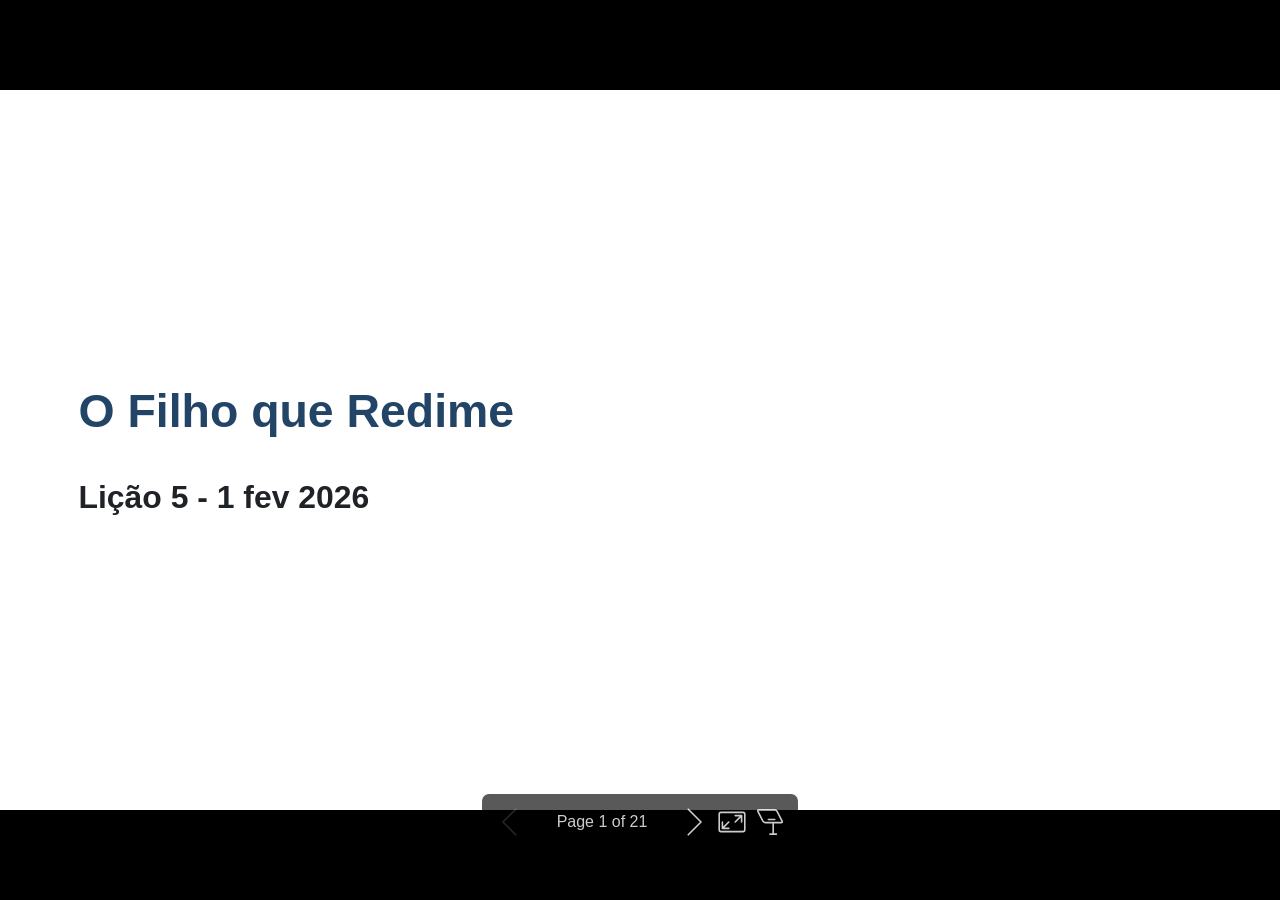
<file: docs/plano-perfeito/aula-05-o-filho-que-redime.html>
<!DOCTYPE html><html lang="C"><head><title>O Filho que Redime</title><meta property="og:title" content="O Filho que Redime"><meta charset="UTF-8"><meta name="viewport" content="width=device-width,height=device-height,initial-scale=1.0"><meta name="apple-mobile-web-app-capable" content="yes"><meta http-equiv="X-UA-Compatible" content="ie=edge"><meta property="og:type" content="website"><meta name="twitter:card" content="summary"><style>@media screen{body[data-bespoke-view=""] .bespoke-marp-parent>.bespoke-marp-osc>button,body[data-bespoke-view=next] .bespoke-marp-parent>.bespoke-marp-osc>button,body[data-bespoke-view=presenter] .bespoke-marp-presenter-container .bespoke-marp-presenter-info-container button,body[data-bespoke-view=presenter] .bespoke-marp-presenter-container .bespoke-marp-presenter-note-container button{appearance:none;background-color:initial;border:0;color:inherit;cursor:pointer;font-size:inherit;opacity:.8;outline:none;padding:0;transition:opacity .2s linear;-webkit-tap-highlight-color:transparent}body[data-bespoke-view=""] .bespoke-marp-parent>.bespoke-marp-osc>button:disabled,body[data-bespoke-view=next] .bespoke-marp-parent>.bespoke-marp-osc>button:disabled,body[data-bespoke-view=presenter] .bespoke-marp-presenter-container .bespoke-marp-presenter-info-container button:disabled,body[data-bespoke-view=presenter] .bespoke-marp-presenter-container .bespoke-marp-presenter-note-container button:disabled{cursor:not-allowed;opacity:.15!important}body[data-bespoke-view=""] .bespoke-marp-parent>.bespoke-marp-osc>button:hover,body[data-bespoke-view=next] .bespoke-marp-parent>.bespoke-marp-osc>button:hover,body[data-bespoke-view=presenter] .bespoke-marp-presenter-container .bespoke-marp-presenter-info-container button:hover,body[data-bespoke-view=presenter] .bespoke-marp-presenter-container .bespoke-marp-presenter-note-container button:hover{opacity:1}body[data-bespoke-view=""] .bespoke-marp-parent>.bespoke-marp-osc>button:hover:active,body[data-bespoke-view=next] .bespoke-marp-parent>.bespoke-marp-osc>button:hover:active,body[data-bespoke-view=presenter] .bespoke-marp-presenter-container .bespoke-marp-presenter-info-container button:hover:active,body[data-bespoke-view=presenter] .bespoke-marp-presenter-container .bespoke-marp-presenter-note-container button:hover:active{opacity:.6}body[data-bespoke-view=""] .bespoke-marp-parent>.bespoke-marp-osc>button:hover:not(:disabled),body[data-bespoke-view=next] .bespoke-marp-parent>.bespoke-marp-osc>button:hover:not(:disabled),body[data-bespoke-view=presenter] .bespoke-marp-presenter-container .bespoke-marp-presenter-info-container button:hover:not(:disabled),body[data-bespoke-view=presenter] .bespoke-marp-presenter-container .bespoke-marp-presenter-note-container button:hover:not(:disabled){transition:none}body[data-bespoke-view=""] .bespoke-marp-parent>.bespoke-marp-osc>button[data-bespoke-marp-osc=prev],body[data-bespoke-view=next] .bespoke-marp-parent>.bespoke-marp-osc>button[data-bespoke-marp-osc=prev],body[data-bespoke-view=presenter] .bespoke-marp-presenter-container .bespoke-marp-presenter-info-container button.bespoke-marp-presenter-info-page-prev{background:#0000 url("[data-uri]") no-repeat 50%;background-size:contain;overflow:hidden;text-indent:100%;white-space:nowrap}body[data-bespoke-view=""] .bespoke-marp-parent>.bespoke-marp-osc>button[data-bespoke-marp-osc=next],body[data-bespoke-view=next] .bespoke-marp-parent>.bespoke-marp-osc>button[data-bespoke-marp-osc=next],body[data-bespoke-view=presenter] .bespoke-marp-presenter-container .bespoke-marp-presenter-info-container button.bespoke-marp-presenter-info-page-next{background:#0000 url("[data-uri]") no-repeat 50%;background-size:contain;overflow:hidden;text-indent:100%;white-space:nowrap}body[data-bespoke-view=""] .bespoke-marp-parent>.bespoke-marp-osc>button[data-bespoke-marp-osc=fullscreen],body[data-bespoke-view=next] .bespoke-marp-parent>.bespoke-marp-osc>button[data-bespoke-marp-osc=fullscreen]{background:#0000 url("[data-uri]") no-repeat 50%;background-size:contain;overflow:hidden;text-indent:100%;white-space:nowrap}body[data-bespoke-view=""] .bespoke-marp-parent>.bespoke-marp-osc>button.exit[data-bespoke-marp-osc=fullscreen],body[data-bespoke-view=next] .bespoke-marp-parent>.bespoke-marp-osc>button.exit[data-bespoke-marp-osc=fullscreen]{background-image:url("[data-uri]")}body[data-bespoke-view=""] .bespoke-marp-parent>.bespoke-marp-osc>button[data-bespoke-marp-osc=presenter],body[data-bespoke-view=next] .bespoke-marp-parent>.bespoke-marp-osc>button[data-bespoke-marp-osc=presenter]{background:#0000 url("[data-uri]") no-repeat 50%;background-size:contain;overflow:hidden;text-indent:100%;white-space:nowrap}body[data-bespoke-view=presenter] .bespoke-marp-presenter-container .bespoke-marp-presenter-note-container button.bespoke-marp-presenter-note-bigger{background:#0000 url("[data-uri]") no-repeat 50%;background-size:contain;overflow:hidden;text-indent:100%;white-space:nowrap}body[data-bespoke-view=presenter] .bespoke-marp-presenter-container .bespoke-marp-presenter-note-container button.bespoke-marp-presenter-note-smaller{background:#0000 url("[data-uri]") no-repeat 50%;background-size:contain;overflow:hidden;text-indent:100%;white-space:nowrap}}@keyframes __bespoke_marp_transition_reduced_outgoing__{0%{opacity:1}to{opacity:0}}@keyframes __bespoke_marp_transition_reduced_incoming__{0%{mix-blend-mode:plus-lighter;opacity:0}to{mix-blend-mode:plus-lighter;opacity:1}}.bespoke-marp-note,.bespoke-marp-osc,.bespoke-progress-parent{display:none;transition:none}@media screen{::view-transition-group(*){animation-duration:var(--marp-bespoke-transition-animation-duration,.5s);animation-timing-function:ease}::view-transition-new(*),::view-transition-old(*){animation-delay:0s;animation-direction:var(--marp-bespoke-transition-animation-direction,normal);animation-duration:var(--marp-bespoke-transition-animation-duration,.5s);animation-fill-mode:both;animation-name:var(--marp-bespoke-transition-animation-name,var(--marp-bespoke-transition-animation-name-fallback,__bespoke_marp_transition_no_animation__));mix-blend-mode:normal}::view-transition-old(*){--marp-bespoke-transition-animation-name-fallback:__bespoke_marp_transition_reduced_outgoing__;animation-timing-function:ease}::view-transition-new(*){--marp-bespoke-transition-animation-name-fallback:__bespoke_marp_transition_reduced_incoming__;animation-timing-function:ease}::view-transition-new(root),::view-transition-old(root){animation-timing-function:linear}::view-transition-new(__bespoke_marp_transition_osc__),::view-transition-old(__bespoke_marp_transition_osc__){animation-duration:0s!important;animation-name:__bespoke_marp_transition_osc__!important}::view-transition-new(__bespoke_marp_transition_osc__){opacity:0!important}.bespoke-marp-transition-warming-up::view-transition-group(*),.bespoke-marp-transition-warming-up::view-transition-new(*),.bespoke-marp-transition-warming-up::view-transition-old(*){animation-play-state:paused!important}body,html{height:100%;margin:0}body{background:#000;overflow:hidden}svg.bespoke-marp-slide{content-visibility:hidden;opacity:0;pointer-events:none;z-index:-1}svg.bespoke-marp-slide:not(.bespoke-marp-active) *{view-transition-name:none!important}svg.bespoke-marp-slide.bespoke-marp-active{content-visibility:visible;opacity:1;pointer-events:auto;z-index:0}svg.bespoke-marp-slide.bespoke-marp-active.bespoke-marp-active-ready *{animation-name:__bespoke_marp__!important}@supports not (content-visibility:hidden){svg.bespoke-marp-slide[data-bespoke-marp-load=hideable]{display:none}svg.bespoke-marp-slide[data-bespoke-marp-load=hideable].bespoke-marp-active{display:block}}}@media screen and (prefers-reduced-motion:reduce){svg.bespoke-marp-slide *{view-transition-name:none!important}}@media screen{[data-bespoke-marp-fragment=inactive]{visibility:hidden}body[data-bespoke-view=""] .bespoke-marp-parent,body[data-bespoke-view=next] .bespoke-marp-parent{inset:0;position:absolute}body[data-bespoke-view=""] .bespoke-marp-parent>.bespoke-marp-osc,body[data-bespoke-view=next] .bespoke-marp-parent>.bespoke-marp-osc{background:#000000a6;border-radius:7px;bottom:50px;color:#fff;contain:paint;display:block;font-family:Helvetica,Arial,sans-serif;font-size:16px;left:50%;line-height:0;opacity:1;padding:12px;position:absolute;touch-action:manipulation;transform:translateX(-50%);transition:opacity .2s linear;-webkit-user-select:none;user-select:none;white-space:nowrap;will-change:transform;z-index:1;view-transition-name:__bespoke_marp_transition_osc__}body[data-bespoke-view=""] .bespoke-marp-parent>.bespoke-marp-osc>*,body[data-bespoke-view=next] .bespoke-marp-parent>.bespoke-marp-osc>*{margin-left:6px}body[data-bespoke-view=""] .bespoke-marp-parent>.bespoke-marp-osc>:first-child,body[data-bespoke-view=next] .bespoke-marp-parent>.bespoke-marp-osc>:first-child{margin-left:0}body[data-bespoke-view=""] .bespoke-marp-parent>.bespoke-marp-osc>span,body[data-bespoke-view=next] .bespoke-marp-parent>.bespoke-marp-osc>span{opacity:.8}body[data-bespoke-view=""] .bespoke-marp-parent>.bespoke-marp-osc>span[data-bespoke-marp-osc=page],body[data-bespoke-view=next] .bespoke-marp-parent>.bespoke-marp-osc>span[data-bespoke-marp-osc=page]{display:inline-block;min-width:140px;text-align:center}body[data-bespoke-view=""] .bespoke-marp-parent>.bespoke-marp-osc>button[data-bespoke-marp-osc=fullscreen],body[data-bespoke-view=""] .bespoke-marp-parent>.bespoke-marp-osc>button[data-bespoke-marp-osc=next],body[data-bespoke-view=""] .bespoke-marp-parent>.bespoke-marp-osc>button[data-bespoke-marp-osc=presenter],body[data-bespoke-view=""] .bespoke-marp-parent>.bespoke-marp-osc>button[data-bespoke-marp-osc=prev],body[data-bespoke-view=next] .bespoke-marp-parent>.bespoke-marp-osc>button[data-bespoke-marp-osc=fullscreen],body[data-bespoke-view=next] .bespoke-marp-parent>.bespoke-marp-osc>button[data-bespoke-marp-osc=next],body[data-bespoke-view=next] .bespoke-marp-parent>.bespoke-marp-osc>button[data-bespoke-marp-osc=presenter],body[data-bespoke-view=next] .bespoke-marp-parent>.bespoke-marp-osc>button[data-bespoke-marp-osc=prev]{height:32px;line-height:32px;width:32px}body[data-bespoke-view=""] .bespoke-marp-parent.bespoke-marp-inactive,body[data-bespoke-view=next] .bespoke-marp-parent.bespoke-marp-inactive{cursor:none}body[data-bespoke-view=""] .bespoke-marp-parent.bespoke-marp-inactive>.bespoke-marp-osc,body[data-bespoke-view=next] .bespoke-marp-parent.bespoke-marp-inactive>.bespoke-marp-osc{opacity:0;pointer-events:none}body[data-bespoke-view=""] svg.bespoke-marp-slide,body[data-bespoke-view=next] svg.bespoke-marp-slide{height:100%;left:0;position:absolute;top:0;width:100%}body[data-bespoke-view=""] .bespoke-progress-parent{background:#222;display:flex;height:5px;width:100%}body[data-bespoke-view=""] .bespoke-progress-parent+.bespoke-marp-parent{top:5px}body[data-bespoke-view=""] .bespoke-progress-parent .bespoke-progress-bar{background:#0288d1;flex:0 0 0;transition:flex-basis .2s cubic-bezier(0,1,1,1)}body[data-bespoke-view=next]{background:#0000}body[data-bespoke-view=presenter]{background:#161616}body[data-bespoke-view=presenter] .bespoke-marp-presenter-container{display:grid;font-family:Helvetica,Arial,sans-serif;grid-template:"current dragbar next" minmax(140px,1fr) "current dragbar note" 2fr "info    dragbar note" 3em;grid-template-columns:minmax(3px,var(--bespoke-marp-presenter-split-ratio,66%)) 0 minmax(3px,1fr);height:100%;left:0;position:absolute;top:0;width:100%}body[data-bespoke-view=presenter] .bespoke-marp-presenter-container .bespoke-marp-parent{grid-area:current;overflow:hidden;position:relative}body[data-bespoke-view=presenter] .bespoke-marp-presenter-container .bespoke-marp-parent svg.bespoke-marp-slide{height:calc(100% - 40px);left:20px;pointer-events:none;position:absolute;top:20px;-webkit-user-select:none;user-select:none;width:calc(100% - 40px)}body[data-bespoke-view=presenter] .bespoke-marp-presenter-container .bespoke-marp-parent svg.bespoke-marp-slide.bespoke-marp-active{filter:drop-shadow(0 3px 10px rgba(0,0,0,.5))}body[data-bespoke-view=presenter] .bespoke-marp-presenter-container .bespoke-marp-presenter-dragbar-container{background:#0288d1;cursor:col-resize;grid-area:dragbar;margin-left:-3px;opacity:0;position:relative;transition:opacity .4s linear .1s;width:6px;z-index:10}body[data-bespoke-view=presenter] .bespoke-marp-presenter-container .bespoke-marp-presenter-dragbar-container:hover{opacity:1}body[data-bespoke-view=presenter] .bespoke-marp-presenter-container .bespoke-marp-presenter-dragbar-container.active{opacity:1;transition-delay:0s}body[data-bespoke-view=presenter] .bespoke-marp-presenter-container .bespoke-marp-presenter-next-container{background:#222;cursor:pointer;display:none;grid-area:next;overflow:hidden;position:relative}body[data-bespoke-view=presenter] .bespoke-marp-presenter-container .bespoke-marp-presenter-next-container.active{display:block}body[data-bespoke-view=presenter] .bespoke-marp-presenter-container .bespoke-marp-presenter-next-container iframe.bespoke-marp-presenter-next{background:#0000;border:0;display:block;filter:drop-shadow(0 3px 10px rgba(0,0,0,.5));height:calc(100% - 40px);left:20px;pointer-events:none;position:absolute;top:20px;-webkit-user-select:none;user-select:none;width:calc(100% - 40px)}body[data-bespoke-view=presenter] .bespoke-marp-presenter-container .bespoke-marp-presenter-note-container{background:#222;color:#eee;grid-area:note;position:relative;z-index:1}body[data-bespoke-view=presenter] .bespoke-marp-presenter-container .bespoke-marp-presenter-note-container button{height:1.5em;line-height:1.5em;width:1.5em}body[data-bespoke-view=presenter] .bespoke-marp-presenter-container .bespoke-marp-presenter-note-container .bespoke-marp-presenter-note-wrapper{display:block;inset:0;position:absolute}body[data-bespoke-view=presenter] .bespoke-marp-presenter-container .bespoke-marp-presenter-note-container .bespoke-marp-presenter-note-buttons{background:#000000a6;border-radius:4px;bottom:0;display:flex;gap:4px;margin:12px;opacity:0;padding:6px;pointer-events:none;position:absolute;right:0;transition:opacity .2s linear}body[data-bespoke-view=presenter] .bespoke-marp-presenter-container .bespoke-marp-presenter-note-container .bespoke-marp-presenter-note-buttons:focus-within,body[data-bespoke-view=presenter] .bespoke-marp-presenter-container .bespoke-marp-presenter-note-container .bespoke-marp-presenter-note-wrapper:focus-within+.bespoke-marp-presenter-note-buttons,body[data-bespoke-view=presenter] .bespoke-marp-presenter-container .bespoke-marp-presenter-note-container:hover .bespoke-marp-presenter-note-buttons{opacity:1;pointer-events:auto}body[data-bespoke-view=presenter] .bespoke-marp-presenter-container .bespoke-marp-presenter-note-container .bespoke-marp-note{box-sizing:border-box;font-size:calc(1.1em*var(--bespoke-marp-note-font-scale, 1));height:calc(100% - 40px);margin:20px;overflow:auto;padding-right:3px;white-space:pre-wrap;width:calc(100% - 40px);word-wrap:break-word;scrollbar-color:#eeeeee80 #0000;scrollbar-width:thin}body[data-bespoke-view=presenter] .bespoke-marp-presenter-container .bespoke-marp-presenter-note-container .bespoke-marp-note::-webkit-scrollbar{width:6px}body[data-bespoke-view=presenter] .bespoke-marp-presenter-container .bespoke-marp-presenter-note-container .bespoke-marp-note::-webkit-scrollbar-track{background:#0000}body[data-bespoke-view=presenter] .bespoke-marp-presenter-container .bespoke-marp-presenter-note-container .bespoke-marp-note::-webkit-scrollbar-thumb{background:#eeeeee80;border-radius:6px}body[data-bespoke-view=presenter] .bespoke-marp-presenter-container .bespoke-marp-presenter-note-container .bespoke-marp-note:empty{pointer-events:none}body[data-bespoke-view=presenter] .bespoke-marp-presenter-container .bespoke-marp-presenter-note-container .bespoke-marp-note.active{display:block}body[data-bespoke-view=presenter] .bespoke-marp-presenter-container .bespoke-marp-presenter-note-container .bespoke-marp-note p:first-child{margin-top:0}body[data-bespoke-view=presenter] .bespoke-marp-presenter-container .bespoke-marp-presenter-note-container .bespoke-marp-note p:last-child{margin-bottom:0}body[data-bespoke-view=presenter] .bespoke-marp-presenter-container .bespoke-marp-presenter-info-container{align-items:center;box-sizing:border-box;color:#eee;display:flex;flex-wrap:nowrap;grid-area:info;justify-content:center;overflow:hidden;padding:0 10px}body[data-bespoke-view=presenter] .bespoke-marp-presenter-container .bespoke-marp-presenter-info-container .bespoke-marp-presenter-info-page,body[data-bespoke-view=presenter] .bespoke-marp-presenter-container .bespoke-marp-presenter-info-container .bespoke-marp-presenter-info-time,body[data-bespoke-view=presenter] .bespoke-marp-presenter-container .bespoke-marp-presenter-info-container .bespoke-marp-presenter-info-timer{box-sizing:border-box;display:block;padding:0 10px;white-space:nowrap;width:100%}body[data-bespoke-view=presenter] .bespoke-marp-presenter-container .bespoke-marp-presenter-info-container button{height:1.5em;line-height:1.5em;width:1.5em}body[data-bespoke-view=presenter] .bespoke-marp-presenter-container .bespoke-marp-presenter-info-container .bespoke-marp-presenter-info-page{order:2;text-align:center}body[data-bespoke-view=presenter] .bespoke-marp-presenter-container .bespoke-marp-presenter-info-container .bespoke-marp-presenter-info-page .bespoke-marp-presenter-info-page-text{display:inline-block;min-width:120px;text-align:center}body[data-bespoke-view=presenter] .bespoke-marp-presenter-container .bespoke-marp-presenter-info-container .bespoke-marp-presenter-info-time{color:#999;order:1;text-align:left}body[data-bespoke-view=presenter] .bespoke-marp-presenter-container .bespoke-marp-presenter-info-container .bespoke-marp-presenter-info-timer{color:#999;order:3;text-align:right}body[data-bespoke-view=presenter] .bespoke-marp-presenter-container .bespoke-marp-presenter-info-container .bespoke-marp-presenter-info-timer:hover{cursor:pointer}}@media print{.bespoke-marp-presenter-info-container,.bespoke-marp-presenter-next-container,.bespoke-marp-presenter-note-container{display:none}}</style><style>div#\:\$p > svg > foreignObject > section{width:1280px;height:720px;box-sizing:border-box;overflow:hidden;position:relative;scroll-snap-align:center center;-webkit-text-size-adjust:100%;text-size-adjust:100%}div#\:\$p > svg > foreignObject > section::after{bottom:0;content:attr(data-marpit-pagination);padding:inherit;pointer-events:none;position:absolute;right:0}div#\:\$p > svg > foreignObject > section:not([data-marpit-pagination])::after{display:none}div#\:\$p > svg > foreignObject > section :is(h1, marp-h1){font-size:2em;margin-block:0.67em}div#\:\$p > svg > foreignObject > section video::-webkit-media-controls{will-change:transform}@page {size:1280px 720px;margin:0}@media print{html, body{background-color:#fff;margin:0;page-break-inside:avoid;break-inside:avoid-page}div#\:\$p > svg > foreignObject > section{page-break-before:always;break-before:page}div#\:\$p > svg > foreignObject > section, div#\:\$p > svg > foreignObject > section *{-webkit-print-color-adjust:exact!important;animation-delay:0s!important;animation-duration:0s!important;color-adjust:exact!important;print-color-adjust:exact!important;transition:none!important}div#\:\$p > svg[data-marpit-svg]{display:block;height:100vh;width:100vw}}div#\:\$p > svg > foreignObject > :where(section){container-type:size}div#\:\$p > svg > foreignObject > section img[data-marp-twemoji]{background:transparent;height:1em;margin:0 .05em 0 .1em;vertical-align:-.1em;width:1em}div#\:\$p > svg > foreignObject > section{--fgColor-danger:light-dark(#d1242f, #f85149);--bgColor-attention-muted:light-dark(#fff8c5, #bb800926);--bgColor-muted:light-dark(#f6f8fa, #151b23);--bgColor-neutral-muted:light-dark(#818b981f, #656c7633);--borderColor-accent-emphasis:light-dark(#0969da, #1f6feb);--borderColor-attention-emphasis:light-dark(#9a6700, #9e6a03);--borderColor-danger-emphasis:light-dark(#cf222e, #da3633);--borderColor-default:light-dark(#d1d9e0, #3d444d);--borderColor-done-emphasis:light-dark(#8250df, #8957e5);--borderColor-success-emphasis:light-dark(#1a7f37, #238636);--color-prettylights-syntax-brackethighlighter-angle:light-dark(#59636e, #9198a1);--color-prettylights-syntax-brackethighlighter-unmatched:light-dark(#82071e, #f85149);--color-prettylights-syntax-carriage-return-bg:light-dark(#cf222e, #b62324);--color-prettylights-syntax-carriage-return-text:light-dark(#f6f8fa, #f0f6fc);--color-prettylights-syntax-comment:light-dark(#59636e, #9198a1);--color-prettylights-syntax-constant:light-dark(#0550ae, #79c0ff);--color-prettylights-syntax-constant-other-reference-link:light-dark(#0a3069, #a5d6ff);--color-prettylights-syntax-entity:light-dark(#6639ba, #d2a8ff);--color-prettylights-syntax-entity-tag:light-dark(#0550ae, #7ee787);--color-prettylights-syntax-invalid-illegal-text:light-dark(var(--fgColor-danger), var(--fgColor-danger));--color-prettylights-syntax-keyword:light-dark(#cf222e, #ff7b72);--color-prettylights-syntax-markup-changed-bg:light-dark(#ffd8b5, #5a1e02);--color-prettylights-syntax-markup-changed-text:light-dark(#953800, #ffdfb6);--color-prettylights-syntax-markup-deleted-bg:light-dark(#ffebe9, #67060c);--color-prettylights-syntax-markup-deleted-text:light-dark(#82071e, #ffdcd7);--color-prettylights-syntax-markup-heading:light-dark(#0550ae, #1f6feb);--color-prettylights-syntax-markup-ignored-bg:light-dark(#0550ae, #1158c7);--color-prettylights-syntax-markup-ignored-text:light-dark(#d1d9e0, #f0f6fc);--color-prettylights-syntax-markup-inserted-bg:light-dark(#dafbe1, #033a16);--color-prettylights-syntax-markup-inserted-text:light-dark(#116329, #aff5b4);--color-prettylights-syntax-markup-list:light-dark(#3b2300, #f2cc60);--color-prettylights-syntax-meta-diff-range:light-dark(#8250df, #d2a8ff);--color-prettylights-syntax-string:light-dark(#0a3069, #a5d6ff);--color-prettylights-syntax-string-regexp:light-dark(#116329, #7ee787);--color-prettylights-syntax-sublimelinter-gutter-mark:light-dark(#818b98, #3d444d);--color-prettylights-syntax-variable:light-dark(#953800, #ffa657);--fgColor-accent:light-dark(#0969da, #4493f8);--fgColor-attention:light-dark(#9a6700, #d29922);--fgColor-done:light-dark(#8250df, #ab7df8);--fgColor-muted:light-dark(#59636e, #9198a1);--fgColor-success:light-dark(#1a7f37, #3fb950);--bgColor-default:light-dark(#fff, #0d1117);--borderColor-muted:light-dark(#d1d9e0b3, #3d444db3);--color-prettylights-syntax-invalid-illegal-bg:light-dark(var(--bgColor-danger-muted), var(--bgColor-danger-muted));--color-prettylights-syntax-markup-bold:light-dark(#1f2328, #f0f6fc);--color-prettylights-syntax-markup-italic:light-dark(#1f2328, #f0f6fc);--color-prettylights-syntax-storage-modifier-import:light-dark(#1f2328, #f0f6fc);--fgColor-default:light-dark(#1f2328, #f0f6fc);--focus-outlineColor:light-dark(var(--borderColor-accent-emphasis), var(--borderColor-accent-emphasis));--borderColor-neutral-muted:light-dark(var(--borderColor-muted), var(--borderColor-muted));--base-size-16:calc(var(--marpit-root-font-size, 1rem) * 1);--base-size-24:calc(var(--marpit-root-font-size, 1rem) * 1.5);--base-size-4:calc(var(--marpit-root-font-size, 1rem) * 0.25);--base-size-40:calc(var(--marpit-root-font-size, 1rem) * 2.5);--base-size-8:calc(var(--marpit-root-font-size, 1rem) * 0.5);--base-text-weight-medium:500;--base-text-weight-normal:400;--base-text-weight-semibold:600;--fontStack-monospace:ui-monospace, SFMono-Regular, SF Mono, Menlo, Consolas, Liberation Mono, monospace;--fontStack-sansSerif:-apple-system, BlinkMacSystemFont, "Segoe UI", "Noto Sans", Helvetica, Arial, sans-serif, "Apple Color Emoji", "Segoe UI Emoji";}/*!
 * Marp default theme.
 *
 * @theme default
 * @author Yuki Hattori
 *
 * @auto-scaling true
 * @size 16:9 1280px 720px
 * @size 4:3 960px 720px
 */div#\:\$p > svg > foreignObject > section [data-theme=light],div#\:\$p > svg > foreignObject > section{color-scheme:light}div#\:\$p > svg > foreignObject > section [data-theme=dark],div#\:\$p > svg > foreignObject > section:where(.invert){color-scheme:dark}div#\:\$p > svg > foreignObject > section{-ms-text-size-adjust:100%;-webkit-text-size-adjust:100%;background-color:var(--bgColor-default);color:var(--fgColor-default);font-family:var(--fontStack-sansSerif, -apple-system, BlinkMacSystemFont, "Segoe UI", "Noto Sans", Helvetica, Arial, sans-serif, "Apple Color Emoji", "Segoe UI Emoji");font-size:16px;font-weight:var(--base-text-weight-normal, 400);line-height:1.5;margin:0;word-wrap:break-word}div#\:\$p > svg > foreignObject > section{--marpit-root-font-size:16px}div#\:\$p > svg > foreignObject > section a{text-decoration:underline;text-underline-offset:calc(var(--marpit-root-font-size, 1rem) * .2)}div#\:\$p > svg > foreignObject > section :is(h1, marp-h1):hover .anchor .octicon-link:before,div#\:\$p > svg > foreignObject > section :is(h2, marp-h2):hover .anchor .octicon-link:before,div#\:\$p > svg > foreignObject > section :is(h3, marp-h3):hover .anchor .octicon-link:before,div#\:\$p > svg > foreignObject > section :is(h4, marp-h4):hover .anchor .octicon-link:before,div#\:\$p > svg > foreignObject > section :is(h5, marp-h5):hover .anchor .octicon-link:before,div#\:\$p > svg > foreignObject > section :is(h6, marp-h6):hover .anchor .octicon-link:before{background-color:currentColor;content:" ";display:inline-block;height:16px;-webkit-mask-image:url('data:image/svg+xml;charset=utf-8,<svg xmlns="http://www.w3.org/2000/svg" aria-hidden="true" viewBox="0 0 16 16"><path fill-rule="evenodd" d="M7.775 3.275a.75.75 0 0 0 1.06 1.06l1.25-1.25a2 2 0 1 1 2.83 2.83l-2.5 2.5a2 2 0 0 1-2.83 0 .75.75 0 0 0-1.06 1.06 3.5 3.5 0 0 0 4.95 0l2.5-2.5a3.5 3.5 0 0 0-4.95-4.95zm-4.69 9.64a2 2 0 0 1 0-2.83l2.5-2.5a2 2 0 0 1 2.83 0 .75.75 0 0 0 1.06-1.06 3.5 3.5 0 0 0-4.95 0l-2.5 2.5a3.5 3.5 0 0 0 4.95 4.95l1.25-1.25a.75.75 0 0 0-1.06-1.06l-1.25 1.25a2 2 0 0 1-2.83 0"/></svg>');mask-image:url('data:image/svg+xml;charset=utf-8,<svg xmlns="http://www.w3.org/2000/svg" aria-hidden="true" viewBox="0 0 16 16"><path fill-rule="evenodd" d="M7.775 3.275a.75.75 0 0 0 1.06 1.06l1.25-1.25a2 2 0 1 1 2.83 2.83l-2.5 2.5a2 2 0 0 1-2.83 0 .75.75 0 0 0-1.06 1.06 3.5 3.5 0 0 0 4.95 0l2.5-2.5a3.5 3.5 0 0 0-4.95-4.95zm-4.69 9.64a2 2 0 0 1 0-2.83l2.5-2.5a2 2 0 0 1 2.83 0 .75.75 0 0 0 1.06-1.06 3.5 3.5 0 0 0-4.95 0l-2.5 2.5a3.5 3.5 0 0 0 4.95 4.95l1.25-1.25a.75.75 0 0 0-1.06-1.06l-1.25 1.25a2 2 0 0 1-2.83 0"/></svg>');width:16px}div#\:\$p > svg > foreignObject > section details,div#\:\$p > svg > foreignObject > section figcaption,div#\:\$p > svg > foreignObject > section figure{display:block}div#\:\$p > svg > foreignObject > section summary{display:list-item}div#\:\$p > svg > foreignObject > section [hidden]{display:none!important}div#\:\$p > svg > foreignObject > section a{background-color:transparent;color:var(--fgColor-accent);text-decoration:none}div#\:\$p > svg > foreignObject > section abbr[title]{border-bottom:none;-webkit-text-decoration:underline dotted;text-decoration:underline dotted}div#\:\$p > svg > foreignObject > section b,div#\:\$p > svg > foreignObject > section strong{font-weight:var(--base-text-weight-semibold, 600)}div#\:\$p > svg > foreignObject > section dfn{font-style:italic}div#\:\$p > svg > foreignObject > section :is(h1, marp-h1){border-bottom:1px solid var(--borderColor-muted);font-size:2em;font-weight:var(--base-text-weight-semibold, 600);margin:.67em 0;padding-bottom:.3em}div#\:\$p > svg > foreignObject > section mark{background-color:var(--bgColor-attention-muted);color:var(--fgColor-default)}div#\:\$p > svg > foreignObject > section small{font-size:90%}div#\:\$p > svg > foreignObject > section sub,div#\:\$p > svg > foreignObject > section sup{font-size:75%;line-height:0;position:relative;vertical-align:baseline}div#\:\$p > svg > foreignObject > section sub{bottom:-.25em}div#\:\$p > svg > foreignObject > section sup{top:-.5em}div#\:\$p > svg > foreignObject > section img{border-style:none;box-sizing:content-box;max-width:100%}div#\:\$p > svg > foreignObject > section code,div#\:\$p > svg > foreignObject > section kbd,div#\:\$p > svg > foreignObject > section :is(pre, marp-pre),div#\:\$p > svg > foreignObject > section samp{font-family:monospace;font-size:1em}div#\:\$p > svg > foreignObject > section figure{margin:1em var(--base-size-40)}div#\:\$p > svg > foreignObject > section hr{background:transparent;background-color:var(--borderColor-default);border:0;box-sizing:content-box;height:.25em;margin:var(--base-size-24) 0;overflow:hidden;padding:0}div#\:\$p > svg > foreignObject > section input{font:inherit;font-family:inherit;font-size:inherit;line-height:inherit;margin:0;overflow:visible}div#\:\$p > svg > foreignObject > section [type=button],div#\:\$p > svg > foreignObject > section [type=reset],div#\:\$p > svg > foreignObject > section [type=submit]{-webkit-appearance:button;-moz-appearance:button;appearance:button}div#\:\$p > svg > foreignObject > section [type=checkbox],div#\:\$p > svg > foreignObject > section [type=radio]{box-sizing:border-box;padding:0}div#\:\$p > svg > foreignObject > section [type=number]::-webkit-inner-spin-button,div#\:\$p > svg > foreignObject > section [type=number]::-webkit-outer-spin-button{height:auto}div#\:\$p > svg > foreignObject > section [type=search]::-webkit-search-cancel-button,div#\:\$p > svg > foreignObject > section [type=search]::-webkit-search-decoration{-webkit-appearance:none;appearance:none}div#\:\$p > svg > foreignObject > section ::-webkit-input-placeholder{color:inherit;opacity:.54}div#\:\$p > svg > foreignObject > section ::-webkit-file-upload-button{-webkit-appearance:button;appearance:button;font:inherit}div#\:\$p > svg > foreignObject > section a:hover{text-decoration:underline}div#\:\$p > svg > foreignObject > section ::-moz-placeholder{color:var(--fgColor-muted);opacity:1}div#\:\$p > svg > foreignObject > section ::placeholder{color:var(--fgColor-muted);opacity:1}div#\:\$p > svg > foreignObject > section hr:after,div#\:\$p > svg > foreignObject > section hr:before{content:"";display:table}div#\:\$p > svg > foreignObject > section hr:after{clear:both}div#\:\$p > svg > foreignObject > section table{border-collapse:collapse;border-spacing:0;display:block;font-variant:tabular-nums;max-width:100%;overflow:auto;width:-moz-max-content;width:max-content}div#\:\$p > svg > foreignObject > section td,div#\:\$p > svg > foreignObject > section th{padding:0}div#\:\$p > svg > foreignObject > section details summary{cursor:pointer}div#\:\$p > svg > foreignObject > section [role=button]:focus,div#\:\$p > svg > foreignObject > section a:focus,div#\:\$p > svg > foreignObject > section input[type=checkbox]:focus,div#\:\$p > svg > foreignObject > section input[type=radio]:focus{box-shadow:none;outline:2px solid var(--focus-outlineColor);outline-offset:-2px}div#\:\$p > svg > foreignObject > section [role=button]:focus:not(:focus-visible),div#\:\$p > svg > foreignObject > section a:focus:not(:focus-visible),div#\:\$p > svg > foreignObject > section input[type=checkbox]:focus:not(:focus-visible),div#\:\$p > svg > foreignObject > section input[type=radio]:focus:not(:focus-visible){outline:1px solid transparent}div#\:\$p > svg > foreignObject > section [role=button]:focus-visible,div#\:\$p > svg > foreignObject > section a:focus-visible,div#\:\$p > svg > foreignObject > section input[type=checkbox]:focus-visible,div#\:\$p > svg > foreignObject > section input[type=radio]:focus-visible{box-shadow:none;outline:2px solid var(--focus-outlineColor);outline-offset:-2px}div#\:\$p > svg > foreignObject > section a:not([class]):focus,div#\:\$p > svg > foreignObject > section a:not([class]):focus-visible,div#\:\$p > svg > foreignObject > section input[type=checkbox]:focus,div#\:\$p > svg > foreignObject > section input[type=checkbox]:focus-visible,div#\:\$p > svg > foreignObject > section input[type=radio]:focus,div#\:\$p > svg > foreignObject > section input[type=radio]:focus-visible{outline-offset:0}div#\:\$p > svg > foreignObject > section kbd{background-color:var(--bgColor-muted);border-bottom-color:var(--borderColor-neutral-muted);border:1px solid var(--borderColor-neutral-muted);border-radius:6px;box-shadow:inset 0 -1px 0 var(--borderColor-neutral-muted);color:var(--fgColor-default);display:inline-block;font:11px var(--fontStack-monospace, ui-monospace, SFMono-Regular, SF Mono, Menlo, Consolas, Liberation Mono, monospace);line-height:10px;padding:var(--base-size-4);vertical-align:middle}div#\:\$p > svg > foreignObject > section :is(h1, marp-h1),div#\:\$p > svg > foreignObject > section :is(h2, marp-h2),div#\:\$p > svg > foreignObject > section :is(h3, marp-h3),div#\:\$p > svg > foreignObject > section :is(h4, marp-h4),div#\:\$p > svg > foreignObject > section :is(h5, marp-h5),div#\:\$p > svg > foreignObject > section :is(h6, marp-h6){font-weight:var(--base-text-weight-semibold, 600);line-height:1.25;margin-bottom:var(--base-size-16);margin-top:var(--base-size-24)}div#\:\$p > svg > foreignObject > section :is(h2, marp-h2){border-bottom:1px solid var(--borderColor-muted);font-size:1.5em;padding-bottom:.3em}div#\:\$p > svg > foreignObject > section :is(h2, marp-h2),div#\:\$p > svg > foreignObject > section :is(h3, marp-h3){font-weight:var(--base-text-weight-semibold, 600)}div#\:\$p > svg > foreignObject > section :is(h3, marp-h3){font-size:1.25em}div#\:\$p > svg > foreignObject > section :is(h4, marp-h4){font-size:1em}div#\:\$p > svg > foreignObject > section :is(h4, marp-h4),div#\:\$p > svg > foreignObject > section :is(h5, marp-h5){font-weight:var(--base-text-weight-semibold, 600)}div#\:\$p > svg > foreignObject > section :is(h5, marp-h5){font-size:.875em}div#\:\$p > svg > foreignObject > section :is(h6, marp-h6){color:var(--fgColor-muted);font-size:.85em;font-weight:var(--base-text-weight-semibold, 600)}div#\:\$p > svg > foreignObject > section p{margin-bottom:10px;margin-top:0}div#\:\$p > svg > foreignObject > section blockquote{border-left:.25em solid var(--borderColor-default);color:var(--fgColor-muted);margin:0;padding:0 1em}div#\:\$p > svg > foreignObject > section ol,div#\:\$p > svg > foreignObject > section ul{margin-bottom:0;margin-top:0;padding-left:2em}div#\:\$p > svg > foreignObject > section ol ol,div#\:\$p > svg > foreignObject > section ul ol{list-style-type:lower-roman}div#\:\$p > svg > foreignObject > section ol ol ol,div#\:\$p > svg > foreignObject > section ol ul ol,div#\:\$p > svg > foreignObject > section ul ol ol,div#\:\$p > svg > foreignObject > section ul ul ol{list-style-type:lower-alpha}div#\:\$p > svg > foreignObject > section dd{margin-left:0}div#\:\$p > svg > foreignObject > section code,div#\:\$p > svg > foreignObject > section :is(pre, marp-pre),div#\:\$p > svg > foreignObject > section samp,div#\:\$p > svg > foreignObject > section tt{font-family:var(--fontStack-monospace, ui-monospace, SFMono-Regular, SF Mono, Menlo, Consolas, Liberation Mono, monospace);font-size:12px}div#\:\$p > svg > foreignObject > section :is(pre, marp-pre){margin-bottom:0;margin-top:0;word-wrap:normal}div#\:\$p > svg > foreignObject > section .octicon{display:inline-block;fill:currentColor;overflow:visible!important;vertical-align:text-bottom}div#\:\$p > svg > foreignObject > section input::-webkit-inner-spin-button,div#\:\$p > svg > foreignObject > section input::-webkit-outer-spin-button{-webkit-appearance:none;appearance:none;margin:0}div#\:\$p > svg > foreignObject > section .mr-2{margin-right:var(--base-size-8, 8px)!important}div#\:\$p > svg > foreignObject > section:after,div#\:\$p > svg > foreignObject > section:before{display:table}div#\:\$p > svg > foreignObject > section:after{clear:both}div#\:\$p > svg > foreignObject > section>:first-child{margin-top:0!important}div#\:\$p > svg > foreignObject > section>:last-child{margin-bottom:0!important}div#\:\$p > svg > foreignObject > section a:not([href]){color:inherit;text-decoration:none}div#\:\$p > svg > foreignObject > section .absent{color:var(--fgColor-danger)}div#\:\$p > svg > foreignObject > section .anchor{float:left;line-height:1;margin-left:-20px;padding-right:var(--base-size-4)}div#\:\$p > svg > foreignObject > section .anchor:focus{outline:none}div#\:\$p > svg > foreignObject > section blockquote,div#\:\$p > svg > foreignObject > section details,div#\:\$p > svg > foreignObject > section dl,div#\:\$p > svg > foreignObject > section ol,div#\:\$p > svg > foreignObject > section p,div#\:\$p > svg > foreignObject > section :is(pre, marp-pre),div#\:\$p > svg > foreignObject > section table,div#\:\$p > svg > foreignObject > section ul{margin-bottom:var(--base-size-16);margin-top:0}div#\:\$p > svg > foreignObject > section blockquote>:first-child{margin-top:0}div#\:\$p > svg > foreignObject > section blockquote>:last-child{margin-bottom:0}div#\:\$p > svg > foreignObject > section :is(h1, marp-h1) .octicon-link,div#\:\$p > svg > foreignObject > section :is(h2, marp-h2) .octicon-link,div#\:\$p > svg > foreignObject > section :is(h3, marp-h3) .octicon-link,div#\:\$p > svg > foreignObject > section :is(h4, marp-h4) .octicon-link,div#\:\$p > svg > foreignObject > section :is(h5, marp-h5) .octicon-link,div#\:\$p > svg > foreignObject > section :is(h6, marp-h6) .octicon-link{color:var(--fgColor-default);vertical-align:middle;visibility:hidden}div#\:\$p > svg > foreignObject > section :is(h1, marp-h1):hover .anchor,div#\:\$p > svg > foreignObject > section :is(h2, marp-h2):hover .anchor,div#\:\$p > svg > foreignObject > section :is(h3, marp-h3):hover .anchor,div#\:\$p > svg > foreignObject > section :is(h4, marp-h4):hover .anchor,div#\:\$p > svg > foreignObject > section :is(h5, marp-h5):hover .anchor,div#\:\$p > svg > foreignObject > section :is(h6, marp-h6):hover .anchor{text-decoration:none}div#\:\$p > svg > foreignObject > section :is(h1, marp-h1):hover .anchor .octicon-link,div#\:\$p > svg > foreignObject > section :is(h2, marp-h2):hover .anchor .octicon-link,div#\:\$p > svg > foreignObject > section :is(h3, marp-h3):hover .anchor .octicon-link,div#\:\$p > svg > foreignObject > section :is(h4, marp-h4):hover .anchor .octicon-link,div#\:\$p > svg > foreignObject > section :is(h5, marp-h5):hover .anchor .octicon-link,div#\:\$p > svg > foreignObject > section :is(h6, marp-h6):hover .anchor .octicon-link{visibility:visible}div#\:\$p > svg > foreignObject > section :is(h1, marp-h1) code,div#\:\$p > svg > foreignObject > section :is(h1, marp-h1) tt,div#\:\$p > svg > foreignObject > section :is(h2, marp-h2) code,div#\:\$p > svg > foreignObject > section :is(h2, marp-h2) tt,div#\:\$p > svg > foreignObject > section :is(h3, marp-h3) code,div#\:\$p > svg > foreignObject > section :is(h3, marp-h3) tt,div#\:\$p > svg > foreignObject > section :is(h4, marp-h4) code,div#\:\$p > svg > foreignObject > section :is(h4, marp-h4) tt,div#\:\$p > svg > foreignObject > section :is(h5, marp-h5) code,div#\:\$p > svg > foreignObject > section :is(h5, marp-h5) tt,div#\:\$p > svg > foreignObject > section :is(h6, marp-h6) code,div#\:\$p > svg > foreignObject > section :is(h6, marp-h6) tt{font-size:inherit;padding:0 .2em}div#\:\$p > svg > foreignObject > section summary :is(h1, marp-h1),div#\:\$p > svg > foreignObject > section summary :is(h2, marp-h2),div#\:\$p > svg > foreignObject > section summary :is(h3, marp-h3),div#\:\$p > svg > foreignObject > section summary :is(h4, marp-h4),div#\:\$p > svg > foreignObject > section summary :is(h5, marp-h5),div#\:\$p > svg > foreignObject > section summary :is(h6, marp-h6){display:inline-block}div#\:\$p > svg > foreignObject > section summary :is(h1, marp-h1) .anchor,div#\:\$p > svg > foreignObject > section summary :is(h2, marp-h2) .anchor,div#\:\$p > svg > foreignObject > section summary :is(h3, marp-h3) .anchor,div#\:\$p > svg > foreignObject > section summary :is(h4, marp-h4) .anchor,div#\:\$p > svg > foreignObject > section summary :is(h5, marp-h5) .anchor,div#\:\$p > svg > foreignObject > section summary :is(h6, marp-h6) .anchor{margin-left:-40px}div#\:\$p > svg > foreignObject > section summary :is(h1, marp-h1),div#\:\$p > svg > foreignObject > section summary :is(h2, marp-h2){border-bottom:0;padding-bottom:0}div#\:\$p > svg > foreignObject > section ol.no-list,div#\:\$p > svg > foreignObject > section ul.no-list{list-style-type:none;padding:0}div#\:\$p > svg > foreignObject > section ol[type="a s"]{list-style-type:lower-alpha}div#\:\$p > svg > foreignObject > section ol[type="A s"]{list-style-type:upper-alpha}div#\:\$p > svg > foreignObject > section ol[type="i s"]{list-style-type:lower-roman}div#\:\$p > svg > foreignObject > section ol[type="I s"]{list-style-type:upper-roman}div#\:\$p > svg > foreignObject > section div>ol:not([type]),div#\:\$p > svg > foreignObject > section ol[type="1"]{list-style-type:decimal}div#\:\$p > svg > foreignObject > section ol ol,div#\:\$p > svg > foreignObject > section ol ul,div#\:\$p > svg > foreignObject > section ul ol,div#\:\$p > svg > foreignObject > section ul ul{margin-bottom:0;margin-top:0}div#\:\$p > svg > foreignObject > section li>p{margin-top:var(--base-size-16)}div#\:\$p > svg > foreignObject > section li+li{margin-top:.25em}div#\:\$p > svg > foreignObject > section dl{padding:0}div#\:\$p > svg > foreignObject > section dl dt{font-size:1em;font-style:italic;font-weight:var(--base-text-weight-semibold, 600);margin-top:var(--base-size-16);padding:0}div#\:\$p > svg > foreignObject > section dl dd{margin-bottom:var(--base-size-16);padding:0 var(--base-size-16)}div#\:\$p > svg > foreignObject > section table th{font-weight:var(--base-text-weight-semibold, 600)}div#\:\$p > svg > foreignObject > section table td,div#\:\$p > svg > foreignObject > section table th{border:1px solid var(--borderColor-default);padding:6px 13px}div#\:\$p > svg > foreignObject > section table td>:last-child{margin-bottom:0}div#\:\$p > svg > foreignObject > section table tr{background-color:var(--bgColor-default);border-top:1px solid var(--borderColor-muted)}div#\:\$p > svg > foreignObject > section table tr:nth-child(2n){background-color:var(--bgColor-muted)}div#\:\$p > svg > foreignObject > section table img{background-color:transparent}div#\:\$p > svg > foreignObject > section img[align=right]{padding-left:20px}div#\:\$p > svg > foreignObject > section img[align=left]{padding-right:20px}div#\:\$p > svg > foreignObject > section .emoji{background-color:transparent;max-width:none;vertical-align:text-top}div#\:\$p > svg > foreignObject > section :is(span, marp-span).frame,div#\:\$p > svg > foreignObject > section :is(span, marp-span).frame>:is(span, marp-span){display:block;overflow:hidden}div#\:\$p > svg > foreignObject > section :is(span, marp-span).frame>:is(span, marp-span){border:1px solid var(--borderColor-default);float:left;margin:13px 0 0;padding:7px;width:auto}div#\:\$p > svg > foreignObject > section :is(span, marp-span).frame :is(span, marp-span) img{display:block;float:left}div#\:\$p > svg > foreignObject > section :is(span, marp-span).frame :is(span, marp-span) :is(span, marp-span){clear:both;color:var(--fgColor-default);display:block;padding:5px 0 0}div#\:\$p > svg > foreignObject > section :is(span, marp-span).align-center{clear:both;display:block;overflow:hidden}div#\:\$p > svg > foreignObject > section :is(span, marp-span).align-center>:is(span, marp-span){display:block;margin:13px auto 0;overflow:hidden;text-align:center}div#\:\$p > svg > foreignObject > section :is(span, marp-span).align-center :is(span, marp-span) img{margin:0 auto;text-align:center}div#\:\$p > svg > foreignObject > section :is(span, marp-span).align-right{clear:both;display:block;overflow:hidden}div#\:\$p > svg > foreignObject > section :is(span, marp-span).align-right>:is(span, marp-span){display:block;margin:13px 0 0;overflow:hidden;text-align:right}div#\:\$p > svg > foreignObject > section :is(span, marp-span).align-right :is(span, marp-span) img{margin:0;text-align:right}div#\:\$p > svg > foreignObject > section :is(span, marp-span).float-left{display:block;float:left;margin-right:13px;overflow:hidden}div#\:\$p > svg > foreignObject > section :is(span, marp-span).float-left :is(span, marp-span){margin:13px 0 0}div#\:\$p > svg > foreignObject > section :is(span, marp-span).float-right{display:block;float:right;margin-left:13px;overflow:hidden}div#\:\$p > svg > foreignObject > section :is(span, marp-span).float-right>:is(span, marp-span){display:block;margin:13px auto 0;overflow:hidden;text-align:right}div#\:\$p > svg > foreignObject > section code,div#\:\$p > svg > foreignObject > section tt{background-color:var(--bgColor-neutral-muted);border-radius:6px;font-size:85%;margin:0;padding:.2em .4em;white-space:break-spaces}div#\:\$p > svg > foreignObject > section code br,div#\:\$p > svg > foreignObject > section tt br{display:none}div#\:\$p > svg > foreignObject > section del code{text-decoration:inherit}div#\:\$p > svg > foreignObject > section samp{font-size:85%}div#\:\$p > svg > foreignObject > section :is(pre, marp-pre) code{font-size:100%}div#\:\$p > svg > foreignObject > section :is(pre, marp-pre)>code{background:transparent;border:0;margin:0;padding:0;white-space:pre;word-break:normal}div#\:\$p > svg > foreignObject > section .highlight{margin-bottom:var(--base-size-16)}div#\:\$p > svg > foreignObject > section .highlight :is(pre, marp-pre){margin-bottom:0;word-break:normal}div#\:\$p > svg > foreignObject > section :is(pre, marp-pre){background-color:var(--bgColor-muted);border-radius:6px;color:var(--fgColor-default);font-size:85%;line-height:1.45;overflow:auto;padding:var(--base-size-16)}div#\:\$p > svg > foreignObject > section :is(pre, marp-pre) code,div#\:\$p > svg > foreignObject > section :is(pre, marp-pre) tt{display:inline;line-height:inherit;margin:0;overflow:visible;padding:0;word-wrap:normal;background-color:transparent;border:0}div#\:\$p > svg > foreignObject > section .csv-data td,div#\:\$p > svg > foreignObject > section .csv-data th{font-size:12px;line-height:1;overflow:hidden;padding:5px;text-align:left;white-space:nowrap}div#\:\$p > svg > foreignObject > section .csv-data .blob-num{background:var(--bgColor-default);border:0;padding:10px var(--base-size-8) 9px;text-align:right}div#\:\$p > svg > foreignObject > section .csv-data tr{border-top:0}div#\:\$p > svg > foreignObject > section .csv-data th{background:var(--bgColor-muted);border-top:0;font-weight:var(--base-text-weight-semibold, 600)}div#\:\$p > svg > foreignObject > section [data-footnote-ref]:before{content:"["}div#\:\$p > svg > foreignObject > section [data-footnote-ref]:after{content:"]"}div#\:\$p > svg > foreignObject > section .footnotes{border-top:1px solid var(--borderColor-default);color:var(--fgColor-muted);font-size:12px}div#\:\$p > svg > foreignObject > section div#\:\$p > svg > foreignObject > section section.footnotes{--marpit-root-font-size:12px}div#\:\$p > svg > foreignObject > section .footnotes ol,div#\:\$p > svg > foreignObject > section .footnotes ol ul{padding-left:var(--base-size-16)}div#\:\$p > svg > foreignObject > section .footnotes ol ul{display:inline-block;margin-top:var(--base-size-16)}div#\:\$p > svg > foreignObject > section .footnotes li{position:relative}div#\:\$p > svg > foreignObject > section .footnotes li:target:before{border:2px solid var(--borderColor-accent-emphasis);border-radius:6px;bottom:calc(var(--base-size-8)*-1);content:"";left:calc(var(--base-size-24)*-1);pointer-events:none;position:absolute;right:calc(var(--base-size-8)*-1);top:calc(var(--base-size-8)*-1)}div#\:\$p > svg > foreignObject > section .footnotes li:target{color:var(--fgColor-default)}div#\:\$p > svg > foreignObject > section .footnotes .data-footnote-backref g-emoji{font-family:monospace}div#\:\$p > svg > foreignObject > section .pl-c{color:var(--color-prettylights-syntax-comment)}div#\:\$p > svg > foreignObject > section .pl-c1,div#\:\$p > svg > foreignObject > section .pl-s .pl-v{color:var(--color-prettylights-syntax-constant)}div#\:\$p > svg > foreignObject > section .pl-e,div#\:\$p > svg > foreignObject > section .pl-en{color:var(--color-prettylights-syntax-entity)}div#\:\$p > svg > foreignObject > section .pl-s .pl-s1,div#\:\$p > svg > foreignObject > section .pl-smi{color:var(--color-prettylights-syntax-storage-modifier-import)}div#\:\$p > svg > foreignObject > section .pl-ent{color:var(--color-prettylights-syntax-entity-tag)}div#\:\$p > svg > foreignObject > section .pl-k{color:var(--color-prettylights-syntax-keyword)}div#\:\$p > svg > foreignObject > section .pl-pds,div#\:\$p > svg > foreignObject > section .pl-s,div#\:\$p > svg > foreignObject > section .pl-s .pl-pse .pl-s1,div#\:\$p > svg > foreignObject > section .pl-sr,div#\:\$p > svg > foreignObject > section .pl-sr .pl-cce,div#\:\$p > svg > foreignObject > section .pl-sr .pl-sra,div#\:\$p > svg > foreignObject > section .pl-sr .pl-sre{color:var(--color-prettylights-syntax-string)}div#\:\$p > svg > foreignObject > section .pl-smw,div#\:\$p > svg > foreignObject > section .pl-v{color:var(--color-prettylights-syntax-variable)}div#\:\$p > svg > foreignObject > section .pl-bu{color:var(--color-prettylights-syntax-brackethighlighter-unmatched)}div#\:\$p > svg > foreignObject > section .pl-ii{background-color:var(--color-prettylights-syntax-invalid-illegal-bg);color:var(--color-prettylights-syntax-invalid-illegal-text)}div#\:\$p > svg > foreignObject > section .pl-c2{background-color:var(--color-prettylights-syntax-carriage-return-bg);color:var(--color-prettylights-syntax-carriage-return-text)}div#\:\$p > svg > foreignObject > section .pl-sr .pl-cce{color:var(--color-prettylights-syntax-string-regexp);font-weight:700}div#\:\$p > svg > foreignObject > section .pl-ml{color:var(--color-prettylights-syntax-markup-list)}div#\:\$p > svg > foreignObject > section .pl-mh,div#\:\$p > svg > foreignObject > section .pl-mh .pl-en,div#\:\$p > svg > foreignObject > section .pl-ms{color:var(--color-prettylights-syntax-markup-heading);font-weight:700}div#\:\$p > svg > foreignObject > section .pl-mi{color:var(--color-prettylights-syntax-markup-italic);font-style:italic}div#\:\$p > svg > foreignObject > section .pl-mb{color:var(--color-prettylights-syntax-markup-bold);font-weight:700}div#\:\$p > svg > foreignObject > section .pl-md{background-color:var(--color-prettylights-syntax-markup-deleted-bg);color:var(--color-prettylights-syntax-markup-deleted-text)}div#\:\$p > svg > foreignObject > section .pl-mi1{background-color:var(--color-prettylights-syntax-markup-inserted-bg);color:var(--color-prettylights-syntax-markup-inserted-text)}div#\:\$p > svg > foreignObject > section .pl-mc{background-color:var(--color-prettylights-syntax-markup-changed-bg);color:var(--color-prettylights-syntax-markup-changed-text)}div#\:\$p > svg > foreignObject > section .pl-mi2{background-color:var(--color-prettylights-syntax-markup-ignored-bg);color:var(--color-prettylights-syntax-markup-ignored-text)}div#\:\$p > svg > foreignObject > section .pl-mdr{color:var(--color-prettylights-syntax-meta-diff-range);font-weight:700}div#\:\$p > svg > foreignObject > section .pl-ba{color:var(--color-prettylights-syntax-brackethighlighter-angle)}div#\:\$p > svg > foreignObject > section .pl-sg{color:var(--color-prettylights-syntax-sublimelinter-gutter-mark)}div#\:\$p > svg > foreignObject > section .pl-corl{color:var(--color-prettylights-syntax-constant-other-reference-link);text-decoration:underline}div#\:\$p > svg > foreignObject > section [role=button]:focus:not(:focus-visible),div#\:\$p > svg > foreignObject > section [role=tabpanel][tabindex="0"]:focus:not(:focus-visible),div#\:\$p > svg > foreignObject > section a:focus:not(:focus-visible),div#\:\$p > svg > foreignObject > section button:focus:not(:focus-visible),div#\:\$p > svg > foreignObject > section summary:focus:not(:focus-visible){box-shadow:none;outline:none}div#\:\$p > svg > foreignObject > section [tabindex="0"]:focus:not(:focus-visible),div#\:\$p > svg > foreignObject > section details-dialog:focus:not(:focus-visible){outline:none}div#\:\$p > svg > foreignObject > section g-emoji{display:inline-block;font-family:Apple Color Emoji,Segoe UI Emoji,Segoe UI Symbol;font-size:1em;font-style:normal!important;font-weight:var(--base-text-weight-normal, 400);line-height:1;min-width:1ch;vertical-align:-.075em}div#\:\$p > svg > foreignObject > section g-emoji img{height:1em;width:1em}div#\:\$p > svg > foreignObject > section a:has(>p,>div,>:is(pre, marp-pre),>blockquote){display:block}div#\:\$p > svg > foreignObject > section a:has(>p,>div,>:is(pre, marp-pre),>blockquote):not(:has(.snippet-clipboard-content,>:is(pre, marp-pre))){width:-moz-fit-content;width:fit-content}div#\:\$p > svg > foreignObject > section a:has(>p,>div,>:is(pre, marp-pre),>blockquote):has(.snippet-clipboard-content,>:is(pre, marp-pre)):focus-visible{outline:2px solid var(--focus-outlineColor);outline-offset:2px}div#\:\$p > svg > foreignObject > section .task-list-item{list-style-type:none}div#\:\$p > svg > foreignObject > section .task-list-item label{font-weight:var(--base-text-weight-normal, 400)}div#\:\$p > svg > foreignObject > section .task-list-item.enabled label{cursor:pointer}div#\:\$p > svg > foreignObject > section .task-list-item+.task-list-item{margin-top:var(--base-size-4)}div#\:\$p > svg > foreignObject > section .task-list-item .handle{display:none}div#\:\$p > svg > foreignObject > section .task-list-item-checkbox{margin:0 .2em .25em -1.4em;vertical-align:middle}div#\:\$p > svg > foreignObject > section ul:dir(rtl) .task-list-item-checkbox{margin:0 -1.6em .25em .2em}div#\:\$p > svg > foreignObject > section ol:dir(rtl) .task-list-item-checkbox{margin:0 -1.6em .25em .2em}div#\:\$p > svg > foreignObject > section .contains-task-list:focus-within .task-list-item-convert-container,div#\:\$p > svg > foreignObject > section .contains-task-list:hover .task-list-item-convert-container{clip-path:none;display:block;height:24px;overflow:visible;width:auto}div#\:\$p > svg > foreignObject > section ::-webkit-calendar-picker-indicator{filter:invert(50%)}div#\:\$p > svg > foreignObject > section .markdown-alert{border-left:.25em solid var(--borderColor-default);color:inherit;margin-bottom:var(--base-size-16);padding:var(--base-size-8) var(--base-size-16)}div#\:\$p > svg > foreignObject > section .markdown-alert>:first-child{margin-top:0}div#\:\$p > svg > foreignObject > section .markdown-alert>:last-child{margin-bottom:0}div#\:\$p > svg > foreignObject > section .markdown-alert .markdown-alert-title{align-items:center;display:flex;font-weight:var(--base-text-weight-medium, 500);line-height:1}div#\:\$p > svg > foreignObject > section .markdown-alert.markdown-alert-note{border-left-color:var(--borderColor-accent-emphasis)}div#\:\$p > svg > foreignObject > section .markdown-alert.markdown-alert-note .markdown-alert-title{color:var(--fgColor-accent)}div#\:\$p > svg > foreignObject > section .markdown-alert.markdown-alert-important{border-left-color:var(--borderColor-done-emphasis)}div#\:\$p > svg > foreignObject > section .markdown-alert.markdown-alert-important .markdown-alert-title{color:var(--fgColor-done)}div#\:\$p > svg > foreignObject > section .markdown-alert.markdown-alert-warning{border-left-color:var(--borderColor-attention-emphasis)}div#\:\$p > svg > foreignObject > section .markdown-alert.markdown-alert-warning .markdown-alert-title{color:var(--fgColor-attention)}div#\:\$p > svg > foreignObject > section .markdown-alert.markdown-alert-tip{border-left-color:var(--borderColor-success-emphasis)}div#\:\$p > svg > foreignObject > section .markdown-alert.markdown-alert-tip .markdown-alert-title{color:var(--fgColor-success)}div#\:\$p > svg > foreignObject > section .markdown-alert.markdown-alert-caution{border-left-color:var(--borderColor-danger-emphasis)}div#\:\$p > svg > foreignObject > section .markdown-alert.markdown-alert-caution .markdown-alert-title{color:var(--fgColor-danger)}div#\:\$p > svg > foreignObject > section>:first-child>.heading-element:first-child{margin-top:0!important}div#\:\$p > svg > foreignObject > section .highlight :is(pre, marp-pre):has(+.zeroclipboard-container){min-height:52px}div#\:\$p > svg > foreignObject > section :is(h1, marp-h1){color:var(--h1-color);font-size:1.6em}div#\:\$p > svg > foreignObject > section :is(h1, marp-h1),div#\:\$p > svg > foreignObject > section :is(h2, marp-h2){border-bottom:none}div#\:\$p > svg > foreignObject > section :is(h2, marp-h2){font-size:1.3em}div#\:\$p > svg > foreignObject > section :is(h3, marp-h3){font-size:1.1em}div#\:\$p > svg > foreignObject > section :is(h4, marp-h4){font-size:1.05em}div#\:\$p > svg > foreignObject > section :is(h5, marp-h5){font-size:1em}div#\:\$p > svg > foreignObject > section :is(h6, marp-h6){font-size:.9em}div#\:\$p > svg > foreignObject > section :is(h1, marp-h1) strong,div#\:\$p > svg > foreignObject > section :is(h2, marp-h2) strong,div#\:\$p > svg > foreignObject > section :is(h3, marp-h3) strong,div#\:\$p > svg > foreignObject > section :is(h4, marp-h4) strong,div#\:\$p > svg > foreignObject > section :is(h5, marp-h5) strong,div#\:\$p > svg > foreignObject > section :is(h6, marp-h6) strong{color:var(--heading-strong-color);font-weight:inherit}div#\:\$p > svg > foreignObject > section :is(h1, marp-h1)::part(auto-scaling),div#\:\$p > svg > foreignObject > section :is(h2, marp-h2)::part(auto-scaling),div#\:\$p > svg > foreignObject > section :is(h3, marp-h3)::part(auto-scaling),div#\:\$p > svg > foreignObject > section :is(h4, marp-h4)::part(auto-scaling),div#\:\$p > svg > foreignObject > section :is(h5, marp-h5)::part(auto-scaling),div#\:\$p > svg > foreignObject > section :is(h6, marp-h6)::part(auto-scaling){max-height:563px}div#\:\$p > svg > foreignObject > section hr{height:0;padding-top:.25em}div#\:\$p > svg > foreignObject > section img{background-color:transparent}div#\:\$p > svg > foreignObject > section :is(pre, marp-pre){border:1px solid var(--borderColor-default);line-height:1.15;overflow:visible}div#\:\$p > svg > foreignObject > section :is(pre, marp-pre)::part(auto-scaling){max-height:529px}div#\:\$p > svg > foreignObject > section :is(pre, marp-pre) :where(.hljs){color:var(--color-prettylights-syntax-storage-modifier-import)}div#\:\$p > svg > foreignObject > section :is(pre, marp-pre) :where(.hljs-doctag),div#\:\$p > svg > foreignObject > section :is(pre, marp-pre) :where(.hljs-keyword),div#\:\$p > svg > foreignObject > section :is(pre, marp-pre) :where(.hljs-meta .hljs-keyword),div#\:\$p > svg > foreignObject > section :is(pre, marp-pre) :where(.hljs-template-tag),div#\:\$p > svg > foreignObject > section :is(pre, marp-pre) :where(.hljs-template-variable),div#\:\$p > svg > foreignObject > section :is(pre, marp-pre) :where(.hljs-type),div#\:\$p > svg > foreignObject > section :is(pre, marp-pre) :where(.hljs-variable.language_){color:var(--color-prettylights-syntax-keyword)}div#\:\$p > svg > foreignObject > section :is(pre, marp-pre) :where(.hljs-title),div#\:\$p > svg > foreignObject > section :is(pre, marp-pre) :where(.hljs-title.class_),div#\:\$p > svg > foreignObject > section :is(pre, marp-pre) :where(.hljs-title.class_.inherited__),div#\:\$p > svg > foreignObject > section :is(pre, marp-pre) :where(.hljs-title.function_){color:var(--color-prettylights-syntax-entity)}div#\:\$p > svg > foreignObject > section :is(pre, marp-pre) :where(.hljs-attr),div#\:\$p > svg > foreignObject > section :is(pre, marp-pre) :where(.hljs-attribute),div#\:\$p > svg > foreignObject > section :is(pre, marp-pre) :where(.hljs-literal),div#\:\$p > svg > foreignObject > section :is(pre, marp-pre) :where(.hljs-meta),div#\:\$p > svg > foreignObject > section :is(pre, marp-pre) :where(.hljs-number),div#\:\$p > svg > foreignObject > section :is(pre, marp-pre) :where(.hljs-operator),div#\:\$p > svg > foreignObject > section :is(pre, marp-pre) :where(.hljs-selector-attr),div#\:\$p > svg > foreignObject > section :is(pre, marp-pre) :where(.hljs-selector-class),div#\:\$p > svg > foreignObject > section :is(pre, marp-pre) :where(.hljs-selector-id),div#\:\$p > svg > foreignObject > section :is(pre, marp-pre) :where(.hljs-variable){color:var(--color-prettylights-syntax-constant)}div#\:\$p > svg > foreignObject > section :is(pre, marp-pre) :where(.hljs-meta .hljs-string),div#\:\$p > svg > foreignObject > section :is(pre, marp-pre) :where(.hljs-regexp),div#\:\$p > svg > foreignObject > section :is(pre, marp-pre) :where(.hljs-string){color:var(--color-prettylights-syntax-string)}div#\:\$p > svg > foreignObject > section :is(pre, marp-pre) :where(.hljs-built_in),div#\:\$p > svg > foreignObject > section :is(pre, marp-pre) :where(.hljs-symbol){color:var(--color-prettylights-syntax-variable)}div#\:\$p > svg > foreignObject > section :is(pre, marp-pre) :where(.hljs-code),div#\:\$p > svg > foreignObject > section :is(pre, marp-pre) :where(.hljs-comment),div#\:\$p > svg > foreignObject > section :is(pre, marp-pre) :where(.hljs-formula){color:var(--color-prettylights-syntax-comment)}div#\:\$p > svg > foreignObject > section :is(pre, marp-pre) :where(.hljs-name),div#\:\$p > svg > foreignObject > section :is(pre, marp-pre) :where(.hljs-quote),div#\:\$p > svg > foreignObject > section :is(pre, marp-pre) :where(.hljs-selector-pseudo),div#\:\$p > svg > foreignObject > section :is(pre, marp-pre) :where(.hljs-selector-tag){color:var(--color-prettylights-syntax-entity-tag)}div#\:\$p > svg > foreignObject > section :is(pre, marp-pre) :where(.hljs-subst){color:var(--color-prettylights-syntax-storage-modifier-import)}div#\:\$p > svg > foreignObject > section :is(pre, marp-pre) :where(.hljs-section){color:var(--color-prettylights-syntax-markup-heading);font-weight:700}div#\:\$p > svg > foreignObject > section :is(pre, marp-pre) :where(.hljs-bullet){color:var(--color-prettylights-syntax-markup-list)}div#\:\$p > svg > foreignObject > section :is(pre, marp-pre) :where(.hljs-emphasis){color:var(--color-prettylights-syntax-markup-italic);font-style:italic}div#\:\$p > svg > foreignObject > section :is(pre, marp-pre) :where(.hljs-strong){color:var(--color-prettylights-syntax-markup-bold);font-weight:700}div#\:\$p > svg > foreignObject > section :is(pre, marp-pre) :where(.hljs-addition){background-color:var(--color-prettylights-syntax-markup-inserted-bg);color:var(--color-prettylights-syntax-markup-inserted-text)}div#\:\$p > svg > foreignObject > section :is(pre, marp-pre) :where(.hljs-deletion){background-color:var(--color-prettylights-syntax-markup-deleted-bg);color:var(--color-prettylights-syntax-markup-deleted-text)}div#\:\$p > svg > foreignObject > section footer,div#\:\$p > svg > foreignObject > section header{color:var(--header-footer-color);font-size:18px;left:30px;margin:0;position:absolute}div#\:\$p > svg > foreignObject > section header{top:21px}div#\:\$p > svg > foreignObject > section footer{bottom:21px}div#\:\$p > svg > foreignObject > section{--h1-color:light-dark(#246, #cee7ff);--header-footer-color:light-dark(hsla(0,0%,40%,.75), hsla(0,0%,60%,.75));--heading-strong-color:light-dark(#48c, #7bf);--paginate-color:light-dark(#777, #999);--base-size-4:4px;--base-size-8:8px;--base-size-16:16px;--base-size-24:24px;--base-size-40:40px;align-items:stretch;display:block;flex-flow:column nowrap;font-size:29px;height:720px;padding:78.5px;place-content:safe center center;width:1280px}div#\:\$p > svg > foreignObject > section{--marpit-root-font-size:29px}div#\:\$p > svg > foreignObject > section>:last-child,div#\:\$p > svg > foreignObject > section[data-footer]>:nth-last-child(2){margin-bottom:0}div#\:\$p > svg > foreignObject > section>:first-child,div#\:\$p > svg > foreignObject > section>header:first-child+*{margin-top:0}div#\:\$p > svg > foreignObject > section:after{bottom:21px;color:var(--paginate-color);font-size:24px;padding:0;position:absolute;right:30px}div#\:\$p > svg > foreignObject > section:after{--marpit-root-font-size:24px}div#\:\$p > svg > foreignObject > section[data-color] :is(h1, marp-h1),div#\:\$p > svg > foreignObject > section[data-color] :is(h2, marp-h2),div#\:\$p > svg > foreignObject > section[data-color] :is(h3, marp-h3),div#\:\$p > svg > foreignObject > section[data-color] :is(h4, marp-h4),div#\:\$p > svg > foreignObject > section[data-color] :is(h5, marp-h5),div#\:\$p > svg > foreignObject > section[data-color] :is(h6, marp-h6){color:currentcolor}div#\:\$p > svg > foreignObject > section[data-marpit-advanced-background="background"]{columns:initial!important;display:block!important;padding:0!important}div#\:\$p > svg > foreignObject > section[data-marpit-advanced-background="background"]::before, div#\:\$p > svg > foreignObject > section[data-marpit-advanced-background="background"]::after, div#\:\$p > svg > foreignObject > section[data-marpit-advanced-background="content"]::before, div#\:\$p > svg > foreignObject > section[data-marpit-advanced-background="content"]::after{display:none!important}div#\:\$p > svg > foreignObject > section[data-marpit-advanced-background="background"] > div[data-marpit-advanced-background-container]{all:initial;display:flex;flex-direction:row;height:100%;overflow:hidden;width:100%}div#\:\$p > svg > foreignObject > section[data-marpit-advanced-background="background"] > div[data-marpit-advanced-background-container][data-marpit-advanced-background-direction="vertical"]{flex-direction:column}div#\:\$p > svg > foreignObject > section[data-marpit-advanced-background="background"][data-marpit-advanced-background-split] > div[data-marpit-advanced-background-container]{width:var(--marpit-advanced-background-split, 50%)}div#\:\$p > svg > foreignObject > section[data-marpit-advanced-background="background"][data-marpit-advanced-background-split="right"] > div[data-marpit-advanced-background-container]{margin-left:calc(100% - var(--marpit-advanced-background-split, 50%))}div#\:\$p > svg > foreignObject > section[data-marpit-advanced-background="background"] > div[data-marpit-advanced-background-container] > figure{all:initial;background-position:center;background-repeat:no-repeat;background-size:cover;flex:auto;margin:0}div#\:\$p > svg > foreignObject > section[data-marpit-advanced-background="background"] > div[data-marpit-advanced-background-container] > figure > figcaption{position:absolute;border:0;clip:rect(0, 0, 0, 0);height:1px;margin:-1px;overflow:hidden;padding:0;white-space:nowrap;width:1px}div#\:\$p > svg > foreignObject > section[data-marpit-advanced-background="content"], div#\:\$p > svg > foreignObject > section[data-marpit-advanced-background="pseudo"]{background:transparent!important}div#\:\$p > svg > foreignObject > section[data-marpit-advanced-background="pseudo"], div#\:\$p > svg[data-marpit-svg] > foreignObject[data-marpit-advanced-background="pseudo"]{pointer-events:none!important}div#\:\$p > svg > foreignObject > section[data-marpit-advanced-background-split]{width:100%;height:100%}
</style></head><body><div class="bespoke-marp-osc"><button data-bespoke-marp-osc="prev" tabindex="-1" title="Previous slide">Previous slide</button><span data-bespoke-marp-osc="page"></span><button data-bespoke-marp-osc="next" tabindex="-1" title="Next slide">Next slide</button><button data-bespoke-marp-osc="fullscreen" tabindex="-1" title="Toggle fullscreen (f)">Toggle fullscreen</button><button data-bespoke-marp-osc="presenter" tabindex="-1" title="Open presenter view (p)">Open presenter view</button></div><div id=":$p"><svg data-marpit-svg="" viewBox="0 0 1280 720"><foreignObject width="1280" height="720"><section id="1" lang="C">
<h1 id="o-filho-que-redime">O Filho que Redime</h1>
<h3 id="li%C3%A7%C3%A3o-5---1-fev-2026">Lição 5 - 1 fev 2026</h3>
</section>
</foreignObject></svg><svg data-marpit-svg="" viewBox="0 0 1280 720"><foreignObject width="1280" height="720"><section id="2" lang="C">
<h2 id="texto-principal">Texto Principal</h2>
<blockquote>
<p>&quot;No dia seguinte, João viu a Jesus, que vinha para ele, e disse: Eis o Cordeiro de Deus, que tira o pecado do mundo.&quot;<br />
— João 1.29</p>
</blockquote>
</section>
</foreignObject></svg><svg data-marpit-svg="" viewBox="0 0 1280 720"><foreignObject width="1280" height="720"><section id="3" lang="C">
<h2 id="resumo-da-li%C3%A7%C3%A3o">Resumo da Lição</h2>
<p>O sacrifício único de Jesus, como o <strong>Cordeiro de Deus</strong>, para nos <strong>redimir</strong> do pecado e nos <strong>reconciliar</strong> com o Pai, cumpre as profecias, trazendo libertação e perdão definitivo para quem crê.</p>
</section>
</foreignObject></svg><svg data-marpit-svg="" viewBox="0 0 1280 720"><foreignObject width="1280" height="720"><section id="4" lang="C">
<h2 id="introdu%C3%A7%C3%A3o">Introdução</h2>
<p>Nosso foco é a centralidade de Jesus Cristo como o &quot;Cordeiro de Deus que tira o pecado do mundo&quot;.</p>
</section>
</foreignObject></svg><svg data-marpit-svg="" viewBox="0 0 1280 720"><foreignObject width="1280" height="720"><section id="5" lang="C">
<h2 id="i---o-cordeiro-da-p%C3%A1scoa-um-s%C3%ADmbolo-da-salva%C3%A7%C3%A3o">I - O Cordeiro da Páscoa: Um Símbolo da Salvação</h2>
</section>
</foreignObject></svg><svg data-marpit-svg="" viewBox="0 0 1280 720"><foreignObject width="1280" height="720"><section id="6" lang="C">
<h3 id="1-o-contexto-do-cordeiro-da-p%C3%A1scoa">1. O contexto do Cordeiro da Páscoa</h3>
<p>O livro de Êxodo mostra que os israelitas estavam sendo oprimidos como escravos no Egito (Êxodo 1.12-13).</p>
<p>Assim como os israelitas eram escravizados no Egito, nós também estávamos presos pelo pecado.</p>
</section>
</foreignObject></svg><svg data-marpit-svg="" viewBox="0 0 1280 720"><foreignObject width="1280" height="720"><section id="7" lang="C">
<h3 id="2-a-institui%C3%A7%C3%A3o-da-p%C3%A1scoa">2. A instituição da Páscoa</h3>
<p>Depois de 400 anos de escravidão no Egito, Deus começou a libertar o povo de Israel.</p>
<p>Para proteger os israelitas, e estabelecer um memorial por tão grande livramento, Deus instituiu a Páscoa (Êxodo 12).</p>
<p>Essa é a Páscoa! Um lembrete de que o sangue do cordeiro trouxe libertação.</p>
</section>
</foreignObject></svg><svg data-marpit-svg="" viewBox="0 0 1280 720"><foreignObject width="1280" height="720"><section id="8" lang="C">
<h3 id="3-a-tipologia-do-cordeiro-pascal">3. A tipologia do Cordeiro Pascal</h3>
<p>Hoje, esse cordeiro é uma tipologia profética de Cristo Jesus.</p>
<p>O Cordeiro Pascal como um sacrifício substitutivo no lugar dos primogênitos (Êxodo 12.27).</p>
<p>O sangue nos umbrais das portas, que salvou as famílias israelitas (Êxodo 12.7,23).</p>
</section>
</foreignObject></svg><svg data-marpit-svg="" viewBox="0 0 1280 720"><foreignObject width="1280" height="720"><section id="9" lang="C">
<h3 id="3-a-tipologia-do-cordeiro-pascal-1">3. A tipologia do Cordeiro Pascal</h3>
<blockquote>
<p>&quot;Livrem-se do fermento velho, para que sejam massa nova e sem fermento, como realmente são. Pois Cristo, nosso Cordeiro pascal, foi sacrificado.&quot;<br />
— 1 Coríntios 5.7</p>
</blockquote>
<blockquote>
<p>&quot;De fato, segundo a Lei, quase todas as coisas são purificadas com sangue, e sem derramamento de sangue não há perdão.&quot;</p>
</blockquote>
<blockquote>
<p>— Hebreus 9.22O sangue nos umbrais das portas, que salvou as famílias israelitas (Êxodo 12.7,23).</p>
</blockquote>
</section>
</foreignObject></svg><svg data-marpit-svg="" viewBox="0 0 1280 720"><foreignObject width="1280" height="720"><section id="10" lang="C">
<h3 id="3-a-tipologia-do-cordeiro-pascal-2">3. A tipologia do Cordeiro Pascal</h3>
<p>Sua obra <strong>vicária</strong> <em>(substituta, que age em lugar de outra)</em> é o cumprimento único e suficiente de tudo o que começou em Êxodo 12.</p>
</section>
</foreignObject></svg><svg data-marpit-svg="" viewBox="0 0 1280 720"><foreignObject width="1280" height="720"><section id="11" lang="C">
<h2 id="ii---jesus-o-cordeiro-de-deus-que-tira-o-pecado-do-mundo">II - Jesus: O Cordeiro de Deus que Tira o Pecado do Mundo</h2>
</section>
</foreignObject></svg><svg data-marpit-svg="" viewBox="0 0 1280 720"><foreignObject width="1280" height="720"><section id="12" lang="C">
<h3 id="1-o-cordeiro-de-deus">1. O Cordeiro de Deus</h3>
<p>No sistema de sacrifícios do Antigo Testamento, o cordeiro recebe essa conotação de expiação do pecado.</p>
<p>Em Isaías 53, de maneira profética, é apresentada a imagem de um Cordeiro que sofre e é levado ao matadouro.</p>
<p>Essa mensagem de João Batista evoca nosso Senhor como o Cordeiro do sacrifício <strong>perfeito</strong>, <strong>completo</strong> e <strong>suficiente</strong> para pagar, de uma vez por todas, o pecado de todo o mundo. (João 1.29)</p>
</section>
</foreignObject></svg><svg data-marpit-svg="" viewBox="0 0 1280 720"><foreignObject width="1280" height="720"><section id="13" lang="C">
<h3 id="2-aniquila-o-pecado">2. &quot;Aniquila o pecado&quot;</h3>
<blockquote>
<p>&quot;Se assim fosse, Cristo precisaria sofrer muitas vezes, desde o começo do mundo. Mas agora ele apareceu uma vez por todas no fim dos tempos, para aniquilar o pecado mediante o sacrifício de si mesmo.&quot;<br />
— Hebreus 9.26</p>
</blockquote>
<p>Nosso Senhor providenciou o sacrifício perfeito que soluciona o problema do pecado e remove toda a culpa e vergonha do coração do ser humano pecador.</p>
</section>
</foreignObject></svg><svg data-marpit-svg="" viewBox="0 0 1280 720"><foreignObject width="1280" height="720"><section id="14" lang="C">
<h4 id="por-que-o-sacrif%C3%ADcio-de-jesus-%C3%A9-perfeito">Por que o sacrifício de Jesus é perfeito?</h4>
<p><strong>Jesus, plenamente homem:</strong> Jesus tinha de ser completamente humano para servir como nosso representante perfeitamente obediente.</p>
<p><strong>Jesus, plenamente Deus:</strong> Se Jesus não fosse plenamente Deus, ele não poderia ter assumido a penalidade total pelo pecado do mundo inteiro.</p>
<p>Cristo, por meio da vida imaculada que viveu, tornou-se &quot;nossa justiça&quot; (1 Coríntios 1.30).</p>
<p>Cristo suportou o castigo total por nosso pecado na cruz, e, assim, por meio da sua morte, a justiça de Deus foi cumprida.</p>
</section>
</foreignObject></svg><svg data-marpit-svg="" viewBox="0 0 1280 720"><foreignObject width="1280" height="720"><section id="15" lang="C">
<h3 id="3-o-poder-do-sangue-de-jesus">3. O poder do sangue de Jesus</h3>
<p>No Antigo Testamento, o sumo sacerdote oferecia, todos os anos, sacrifícios com sangue de animais. Mas Jesus fez diferente.</p>
<p>Ele é a prova do amor de Deus por nós e garante o perdão dos nossos pecados de forma definitiva.</p>
</section>
</foreignObject></svg><svg data-marpit-svg="" viewBox="0 0 1280 720"><foreignObject width="1280" height="720"><section id="16" lang="C">
<h2 id="iii---reden%C3%A7%C3%A3o-e-reconcilia%C3%A7%C3%A3o-por-meio-da-obra-salv%C3%ADfica-de-cristo">III - Redenção e Reconciliação por meio da Obra Salvífica de Cristo</h2>
</section>
</foreignObject></svg><svg data-marpit-svg="" viewBox="0 0 1280 720"><foreignObject width="1280" height="720"><section id="17" lang="C">
<h3 id="1-a-reden%C3%A7%C3%A3o">1. A Redenção</h3>
<p>O significado de 'redenção' (gr. <em>apolytrosis</em>) é de resgate através do pagamento de um preço.</p>
<p>Através do seu Filho, Deus nos libertou do domínio do Diabo e do pecado, e ainda restaurou nosso relacionamento com Ele.</p>
<blockquote>
<p>&quot;¹⁸ Pois vocês sabem que não foi por meio de coisas perecíveis como prata ou ouro que vocês foram redimidos da sua maneira vazia de viver, transmitida por seus antepassados, ¹⁹ mas pelo precioso sangue de Cristo, como de um cordeiro sem mancha e sem defeito, ²⁰ conhecido antes da criação do mundo, revelado nestes últimos tempos em favor de vocês.&quot;<br />
— 1 Pedro 1.18-20</p>
</blockquote>
</section>
</foreignObject></svg><svg data-marpit-svg="" viewBox="0 0 1280 720"><foreignObject width="1280" height="720"><section id="18" lang="C">
<h3 id="2-a-reconcilia%C3%A7%C3%A3o">2. A Reconciliação</h3>
<p>A palavra de Deus também nos mostra que a obra de salvação realizada por Cristo nos reconciliou com Deus.</p>
<p>A reconciliação é isso: a volta da comunhão entre Deus e o ser humano.</p>
<blockquote>
<p>&quot;¹⁸ Tudo isso provém de Deus, que nos reconciliou consigo mesmo por meio de Cristo e nos deu o ministério da reconciliação, ¹⁹ ou seja, que Deus em Cristo estava reconciliando consigo o mundo, não levando em conta os pecados dos homens, e nos confiou a mensagem da reconciliação.&quot;<br />
— 2 Coríntios 5.18-19</p>
</blockquote>
</section>
</foreignObject></svg><svg data-marpit-svg="" viewBox="0 0 1280 720"><foreignObject width="1280" height="720"><section id="19" lang="C">
<h3 id="3-vivendo-como-redimidos-e-reconciliados">3. Vivendo como redimidos e reconciliados</h3>
<table>
<thead>
<tr>
<th>A Redenção</th>
<th>A Reconciliação</th>
</tr>
</thead>
<tbody>
<tr>
<td>Nos <strong>libertou</strong> do domínio do pecado e do Diabo.</td>
<td><strong>Restaurou</strong> nossa comunhão com o Pai.</td>
</tr>
</tbody>
</table>
</section>
</foreignObject></svg><svg data-marpit-svg="" viewBox="0 0 1280 720"><foreignObject width="1280" height="720"><section id="20" lang="C">
<h3 id="conclus%C3%A3o">Conclusão</h3>
<p>Viva cada dia como alguém que foi perdoado, liberto e acolhido — e não como quem ainda está preso ao passado de pecado.</p>
<blockquote>
<p>&quot;Então, quando os cristãos dizem 'eu fui redimido pelo sangue do Cordeiro', o que eles querem dizer é que, <strong>por causa da vida e da obra de Jesus</strong>, eles foram reivindicados por Deus para a liberdade e para um tipo de vida que está além do poder da morte. Pertencemos a Deus, e nada pode mudar isso.&quot;</p>
</blockquote>
</section>
</foreignObject></svg><svg data-marpit-svg="" viewBox="0 0 1280 720"><foreignObject width="1280" height="720"><section id="21" lang="C">
<h2 id="material-de-apoio">Material de Apoio</h2>
<ul>
<li><strong><a href="https://youtu.be/i0T2_8SEDzI?si=MqB-WvIrU5xQzABr">BibleProject</a> | <a href="https://www.bible.com/reading-plans/60971">Redenção na história bíblica</a></strong></li>
</ul>
</section>
<script>!function(){"use strict";const t={h1:{proto:()=>HTMLHeadingElement,attrs:{role:"heading","aria-level":"1"},style:"display: block; font-size: 2em; margin-block-start: 0.67em; margin-block-end: 0.67em; margin-inline-start: 0px; margin-inline-end: 0px; font-weight: bold;"},h2:{proto:()=>HTMLHeadingElement,attrs:{role:"heading","aria-level":"2"},style:"display: block; font-size: 1.5em; margin-block-start: 0.83em; margin-block-end: 0.83em; margin-inline-start: 0px; margin-inline-end: 0px; font-weight: bold;"},h3:{proto:()=>HTMLHeadingElement,attrs:{role:"heading","aria-level":"3"},style:"display: block; font-size: 1.17em; margin-block-start: 1em; margin-block-end: 1em; margin-inline-start: 0px; margin-inline-end: 0px; font-weight: bold;"},h4:{proto:()=>HTMLHeadingElement,attrs:{role:"heading","aria-level":"4"},style:"display: block; margin-block-start: 1.33em; margin-block-end: 1.33em; margin-inline-start: 0px; margin-inline-end: 0px; font-weight: bold;"},h5:{proto:()=>HTMLHeadingElement,attrs:{role:"heading","aria-level":"5"},style:"display: block; font-size: 0.83em; margin-block-start: 1.67em; margin-block-end: 1.67em; margin-inline-start: 0px; margin-inline-end: 0px; font-weight: bold;"},h6:{proto:()=>HTMLHeadingElement,attrs:{role:"heading","aria-level":"6"},style:"display: block; font-size: 0.67em; margin-block-start: 2.33em; margin-block-end: 2.33em; margin-inline-start: 0px; margin-inline-end: 0px; font-weight: bold;"},span:{proto:()=>HTMLSpanElement},pre:{proto:()=>HTMLElement,style:"display: block; font-family: monospace; white-space: pre; margin: 1em 0; --marp-auto-scaling-white-space: pre;"}},e="data-marp-auto-scaling-wrapper",i="data-marp-auto-scaling-svg",n="data-marp-auto-scaling-container";class s extends HTMLElement{container;containerSize;containerObserver;svg;svgComputedStyle;svgPreserveAspectRatio="xMinYMid meet";wrapper;wrapperSize;wrapperObserver;constructor(){super();const t=t=>([e])=>{const{width:i,height:n}=e.contentRect;this[t]={width:i,height:n},this.updateSVGRect()};this.attachShadow({mode:"open"}),this.containerObserver=new ResizeObserver(t("containerSize")),this.wrapperObserver=new ResizeObserver((...e)=>{t("wrapperSize")(...e),this.flushSvgDisplay()})}static get observedAttributes(){return["data-downscale-only"]}connectedCallback(){this.shadowRoot.innerHTML=`\n<style>\n  svg[${i}] { display: block; width: 100%; height: auto; vertical-align: top; }\n  span[${n}] { display: table; white-space: var(--marp-auto-scaling-white-space, nowrap); width: max-content; }\n</style>\n<div ${e}>\n  <svg part="svg" ${i}>\n    <foreignObject><span ${n}><slot></slot></span></foreignObject>\n  </svg>\n</div>\n    `.split(/\n\s*/).join(""),this.wrapper=this.shadowRoot.querySelector(`div[${e}]`)??void 0;const t=this.svg;this.svg=this.wrapper?.querySelector(`svg[${i}]`)??void 0,this.svg!==t&&(this.svgComputedStyle=this.svg?window.getComputedStyle(this.svg):void 0),this.container=this.svg?.querySelector(`span[${n}]`)??void 0,this.observe()}disconnectedCallback(){this.svg=void 0,this.svgComputedStyle=void 0,this.wrapper=void 0,this.container=void 0,this.observe()}attributeChangedCallback(){this.observe()}flushSvgDisplay(){const{svg:t}=this;t&&(t.style.display="inline",requestAnimationFrame(()=>{t.style.display=""}))}observe(){this.containerObserver.disconnect(),this.wrapperObserver.disconnect(),this.wrapper&&this.wrapperObserver.observe(this.wrapper),this.container&&this.containerObserver.observe(this.container),this.svgComputedStyle&&this.observeSVGStyle(this.svgComputedStyle)}observeSVGStyle(t){const e=()=>{const i=(()=>{const e=t.getPropertyValue("--preserve-aspect-ratio");if(e)return e.trim();return`x${(({textAlign:t,direction:e})=>{if(t.endsWith("left"))return"Min";if(t.endsWith("right"))return"Max";if("start"===t||"end"===t){let i="rtl"===e;return"end"===t&&(i=!i),i?"Max":"Min"}return"Mid"})(t)}YMid meet`})();i!==this.svgPreserveAspectRatio&&(this.svgPreserveAspectRatio=i,this.updateSVGRect()),t===this.svgComputedStyle&&requestAnimationFrame(e)};e()}updateSVGRect(){let t=Math.ceil(this.containerSize?.width??0);const e=Math.ceil(this.containerSize?.height??0);void 0!==this.dataset.downscaleOnly&&(t=Math.max(t,this.wrapperSize?.width??0));const i=this.svg?.querySelector(":scope > foreignObject");if(i?.setAttribute("width",`${t}`),i?.setAttribute("height",`${e}`),this.svg&&(this.svg.setAttribute("viewBox",`0 0 ${t} ${e}`),this.svg.setAttribute("preserveAspectRatio",this.svgPreserveAspectRatio),this.svg.style.height=t<=0||e<=0?"0":""),this.container){const t=this.svgPreserveAspectRatio.toLowerCase();this.container.style.marginLeft=t.startsWith("xmid")||t.startsWith("xmax")?"auto":"0",this.container.style.marginRight=t.startsWith("xmi")?"auto":"0"}}}const r=(t,{attrs:e={},style:i})=>class extends t{constructor(...t){super(...t);for(const[t,i]of Object.entries(e))this.hasAttribute(t)||this.setAttribute(t,i);this._shadow()}static get observedAttributes(){return["data-auto-scaling"]}connectedCallback(){this._update()}attributeChangedCallback(){this._update()}_shadow(){if(!this.shadowRoot)try{this.attachShadow({mode:"open"})}catch(t){if(!(t instanceof Error&&"NotSupportedError"===t.name))throw t}return this.shadowRoot}_update(){const t=this._shadow();if(t){const e=i?`<style>:host { ${i} }</style>`:"";let n="<slot></slot>";const{autoScaling:s}=this.dataset;if(void 0!==s){n=`<marp-auto-scaling exportparts="svg:auto-scaling" ${"downscale-only"===s?"data-downscale-only":""}>${n}</marp-auto-scaling>`}t.innerHTML=e+n}}};let o;const a=Symbol(),l=()=>o??(o=!!document.createElement("div",{is:"marp-auto-scaling"}).outerHTML.startsWith("<div is"),o);let c;const d="marpitSVGPolyfill:setZoomFactor,",h=Symbol(),g=Symbol();const p=()=>{const t="Apple Computer, Inc."===navigator.vendor,e=t?[v]:[],i={then:e=>(t?(async()=>{if(void 0===c){const t=document.createElement("canvas");t.width=10,t.height=10;const e=t.getContext("2d"),i=new Image(10,10),n=new Promise(t=>{i.addEventListener("load",()=>t())});i.crossOrigin="anonymous",i.src="data:image/svg+xml;charset=utf8,%3Csvg%20xmlns%3D%22http%3A%2F%2Fwww.w3.org%2F2000%2Fsvg%22%20width%3D%2210%22%20height%3D%2210%22%20viewBox%3D%220%200%201%201%22%3E%3CforeignObject%20width%3D%221%22%20height%3D%221%22%20requiredExtensions%3D%22http%3A%2F%2Fwww.w3.org%2F1999%2Fxhtml%22%3E%3Cdiv%20xmlns%3D%22http%3A%2F%2Fwww.w3.org%2F1999%2Fxhtml%22%20style%3D%22width%3A%201px%3B%20height%3A%201px%3B%20background%3A%20red%3B%20position%3A%20relative%22%3E%3C%2Fdiv%3E%3C%2FforeignObject%3E%3C%2Fsvg%3E",await n,e.drawImage(i,0,0),c=e.getImageData(5,5,1,1).data[3]<128}return c})().then(t=>{null==e||e(t?[v]:[])}):null==e||e([]),i)};return Object.assign(e,i)};let m,u;function v(t){const e="object"==typeof t&&t.target||document,i="object"==typeof t?t.zoom:t;window[g]||(Object.defineProperty(window,g,{configurable:!0,value:!0}),document.body.style.zoom=1.0001,document.body.offsetHeight,document.body.style.zoom=1,window.addEventListener("message",({data:t,origin:e})=>{if(e===window.origin)try{if(t&&"string"==typeof t&&t.startsWith(d)){const[,e]=t.split(","),i=Number.parseFloat(e);Number.isNaN(i)||(u=i)}}catch(t){console.error(t)}}));let n=!1;Array.from(e.querySelectorAll("svg[data-marpit-svg]"),t=>{var e,s,r,o;t.style.transform||(t.style.transform="translateZ(0)");const a=i||u||t.currentScale||1;m!==a&&(m=a,n=a);const l=t.getBoundingClientRect(),{length:c}=t.children;for(let i=0;i<c;i+=1){const n=t.children[i];if(n.getScreenCTM){const t=n.getScreenCTM();if(t){const i=null!==(s=null===(e=n.x)||void 0===e?void 0:e.baseVal.value)&&void 0!==s?s:0,c=null!==(o=null===(r=n.y)||void 0===r?void 0:r.baseVal.value)&&void 0!==o?o:0,d=n.children.length;for(let e=0;e<d;e+=1){const s=n.children[e];if("SECTION"===s.tagName){const{style:e}=s;e.transformOrigin||(e.transformOrigin=`${-i}px ${-c}px`),e.transform=`scale(${a}) matrix(${t.a}, ${t.b}, ${t.c}, ${t.d}, ${t.e-l.left}, ${t.f-l.top}) translateZ(0.0001px)`;break}}}}}}),!1!==n&&Array.from(e.querySelectorAll("iframe"),({contentWindow:t})=>{null==t||t.postMessage(`${d}${n}`,"null"===window.origin?"*":window.origin)})}function w({once:t=!1,target:e=document}={}){const i=function(t=document){if(t[h])return t[h];let e=!0;const i=()=>{e=!1,delete t[h]};Object.defineProperty(t,h,{configurable:!0,value:i});let n=[],s=!1;(async()=>{try{n=await p()}finally{s=!0}})();const r=()=>{for(const e of n)e({target:t});s&&0===n.length||e&&window.requestAnimationFrame(r)};return r(),i}(e);return t?(i(),()=>{}):i}m=1,u=void 0;const b=Symbol(),y=(e=document)=>{if("undefined"==typeof window)throw new Error("Marp Core's browser script is valid only in browser context.");if(((e=document)=>{const i=window[a];i||customElements.define("marp-auto-scaling",s);for(const n of Object.keys(t)){const s=`marp-${n}`,o=t[n].proto();l()&&o!==HTMLElement?i||customElements.define(s,r(o,{style:t[n].style}),{extends:n}):(i||customElements.define(s,r(HTMLElement,t[n])),e.querySelectorAll(`${n}[is="${s}"]`).forEach(t=>{t.outerHTML=t.outerHTML.replace(new RegExp(`^<${n}`,"i"),`<${s}`).replace(new RegExp(`</${n}>$`,"i"),`</${s}>`)}))}window[a]=!0})(e),e[b])return e[b];const i=w({target:e}),n=()=>{i(),delete e[b]},o=Object.assign(n,{cleanup:n,update:()=>y(e)});return Object.defineProperty(e,b,{configurable:!0,value:o}),o},f=document.currentScript;y(f?f.getRootNode():document)}();
</script></foreignObject></svg></div><script>/*!! License: https://unpkg.com/@marp-team/marp-cli@4.2.3/lib/bespoke.js.LICENSE.txt */
!function(){"use strict";function e(e){return e&&e.__esModule&&Object.prototype.hasOwnProperty.call(e,"default")?e.default:e}var t,n,r=(n||(n=1,t={from:function(e,t){var n,r=1===(e.parent||e).nodeType?e.parent||e:document.querySelector(e.parent||e),o=[].filter.call("string"==typeof e.slides?r.querySelectorAll(e.slides):e.slides||r.children,function(e){return"SCRIPT"!==e.nodeName}),a={},i=function(e,t){return(t=t||{}).index=o.indexOf(e),t.slide=e,t},s=function(e,t){a[e]=(a[e]||[]).filter(function(e){return e!==t})},c=function(e,t){return(a[e]||[]).reduce(function(e,n){return e&&!1!==n(t)},!0)},l=function(e,t){o[e]&&(n&&c("deactivate",i(n,t)),n=o[e],c("activate",i(n,t)))},d=function(e,t){var r=o.indexOf(n)+e;c(e>0?"next":"prev",i(n,t))&&l(r,t)},u={off:s,on:function(e,t){return(a[e]||(a[e]=[])).push(t),s.bind(null,e,t)},fire:c,slide:function(e,t){if(!arguments.length)return o.indexOf(n);c("slide",i(o[e],t))&&l(e,t)},next:d.bind(null,1),prev:d.bind(null,-1),parent:r,slides:o,destroy:function(e){c("destroy",i(n,e)),a={}}};return(t||[]).forEach(function(e){e(u)}),n||l(0),u}}),t),o=e(r);const a=document.body,i=(...e)=>history.replaceState(...e),s="",c="presenter",l="next",d=["",c,l],u="bespoke-marp-",f=`data-${u}`,m=(e,{protocol:t,host:n,pathname:r,hash:o}=location)=>{const a=e.toString();return`${t}//${n}${r}${a?"?":""}${a}${o}`},g=()=>a.dataset.bespokeView,p=e=>new URLSearchParams(location.search).get(e),v=(e,t={})=>{const n={location,setter:i,...t},r=new URLSearchParams(n.location.search);for(const t of Object.keys(e)){const n=e[t];"string"==typeof n?r.set(t,n):r.delete(t)}try{n.setter({...window.history.state??{}},"",m(r,n.location))}catch(e){console.error(e)}},h=(()=>{const e="bespoke-marp";try{return localStorage.setItem(e,e),localStorage.removeItem(e),!0}catch{return!1}})(),y=e=>{try{return localStorage.getItem(e)}catch{return null}},b=(e,t)=>{try{return localStorage.setItem(e,t),!0}catch{return!1}},w=e=>{try{return localStorage.removeItem(e),!0}catch{return!1}},x=(e,t)=>{const n="aria-hidden";t?e.setAttribute(n,"true"):e.removeAttribute(n)},k=e=>{e.parent.classList.add(`${u}parent`),e.slides.forEach(e=>e.classList.add(`${u}slide`)),e.on("activate",t=>{const n=`${u}active`,r=t.slide,o=r.classList,a=!o.contains(n);if(e.slides.forEach(e=>{e.classList.remove(n),x(e,!0)}),o.add(n),x(r,!1),a){const e=`${n}-ready`;o.add(e),document.body.clientHeight,o.remove(e)}})},$=e=>{let t=0,n=0;Object.defineProperty(e,"fragments",{enumerable:!0,value:e.slides.map(e=>[null,...e.querySelectorAll("[data-marpit-fragment]")])});const r=r=>void 0!==e.fragments[t][n+r],o=(r,o)=>{t=r,n=o,e.fragments.forEach((e,t)=>{e.forEach((e,n)=>{if(null==e)return;const a=t<r||t===r&&n<=o;e.setAttribute(`${f}fragment`,(a?"":"in")+"active");const i=`${f}current-fragment`;t===r&&n===o?e.setAttribute(i,"current"):e.removeAttribute(i)})}),e.fragmentIndex=o;const a={slide:e.slides[r],index:r,fragments:e.fragments[r],fragmentIndex:o};e.fire("fragment",a)};e.on("next",({fragment:a=!0})=>{if(a){if(r(1))return o(t,n+1),!1;const a=t+1;e.fragments[a]&&o(a,0)}else{const r=e.fragments[t].length;if(n+1<r)return o(t,r-1),!1;const a=e.fragments[t+1];a&&o(t+1,a.length-1)}}),e.on("prev",({fragment:a=!0})=>{if(r(-1)&&a)return o(t,n-1),!1;const i=t-1;e.fragments[i]&&o(i,e.fragments[i].length-1)}),e.on("slide",({index:t,fragment:n})=>{let r=0;if(void 0!==n){const o=e.fragments[t];if(o){const{length:e}=o;r=-1===n?e-1:Math.min(Math.max(n,0),e-1)}}o(t,r)}),o(0,0)},E=document,L=()=>!(!E.fullscreenEnabled&&!E.webkitFullscreenEnabled),S=()=>!(!E.fullscreenElement&&!E.webkitFullscreenElement),P=e=>{e.fullscreen=()=>{L()&&(async()=>{S()?(E.exitFullscreen||E.webkitExitFullscreen)?.call(E):((e=E.body)=>{(e.requestFullscreen||e.webkitRequestFullscreen)?.call(e)})()})()},document.addEventListener("keydown",t=>{"f"!==t.key&&"F11"!==t.key||t.altKey||t.ctrlKey||t.metaKey||!L()||(e.fullscreen(),t.preventDefault())})},_=`${u}inactive`,T=(e=2e3)=>({parent:t,fire:n})=>{const r=t.classList,o=e=>n(`marp-${e?"":"in"}active`);let a;const i=()=>{a&&clearTimeout(a),a=setTimeout(()=>{r.add(_),o()},e),r.contains(_)&&(r.remove(_),o(!0))};for(const e of["mousedown","mousemove","touchend"])document.addEventListener(e,i);setTimeout(i,0)},I=["AUDIO","BUTTON","INPUT","SELECT","TEXTAREA","VIDEO"],M=e=>{e.parent.addEventListener("keydown",e=>{if(!e.target)return;const t=e.target;(I.includes(t.nodeName)||"true"===t.contentEditable)&&e.stopPropagation()})},O=e=>{window.addEventListener("load",()=>{for(const t of e.slides){const e=t.querySelector("marp-auto-scaling, [data-auto-scaling], [data-marp-fitting]");t.setAttribute(`${f}load`,e?"":"hideable")}})},A=({interval:e=250}={})=>t=>{document.addEventListener("keydown",e=>{if(" "===e.key&&e.shiftKey)t.prev();else if("ArrowLeft"===e.key||"ArrowUp"===e.key||"PageUp"===e.key)t.prev({fragment:!e.shiftKey});else if(" "!==e.key||e.shiftKey)if("ArrowRight"===e.key||"ArrowDown"===e.key||"PageDown"===e.key)t.next({fragment:!e.shiftKey});else if("End"===e.key)t.slide(t.slides.length-1,{fragment:-1});else{if("Home"!==e.key)return;t.slide(0)}else t.next();e.preventDefault()});let n,r,o=0;t.parent.addEventListener("wheel",a=>{let i=!1;const s=(e,t)=>{e&&(i=i||((e,t)=>((e,t)=>{const n="X"===t?"Width":"Height";return e[`client${n}`]<e[`scroll${n}`]})(e,t)&&((e,t)=>{const{overflow:n}=e,r=e[`overflow${t}`];return"auto"===n||"scroll"===n||"auto"===r||"scroll"===r})(getComputedStyle(e),t))(e,t)),e?.parentElement&&s(e.parentElement,t)};if(0!==a.deltaX&&s(a.target,"X"),0!==a.deltaY&&s(a.target,"Y"),i)return;a.preventDefault();const c=Math.sqrt(a.deltaX**2+a.deltaY**2);if(void 0!==a.wheelDelta){if(void 0===a.webkitForce&&Math.abs(a.wheelDelta)<40)return;if(a.deltaMode===a.DOM_DELTA_PIXEL&&c<4)return}else if(a.deltaMode===a.DOM_DELTA_PIXEL&&c<12)return;r&&clearTimeout(r),r=setTimeout(()=>{n=0},e);const l=Date.now()-o<e,d=c<=n;if(n=c,l||d)return;let u;(a.deltaX>0||a.deltaY>0)&&(u="next"),(a.deltaX<0||a.deltaY<0)&&(u="prev"),u&&(t[u](),o=Date.now())})},C=(e=`.${u}osc`)=>{const t=document.querySelector(e);if(!t)return()=>{};const n=(e,n)=>{t.querySelectorAll(`[${f}osc=${JSON.stringify(e)}]`).forEach(n)};return L()||n("fullscreen",e=>e.style.display="none"),h||n("presenter",e=>{e.disabled=!0,e.title="Presenter view is disabled due to restricted localStorage."}),e=>{t.addEventListener("click",t=>{if(t.target instanceof HTMLElement){const{bespokeMarpOsc:n}=t.target.dataset;n&&t.target.blur();const r={fragment:!t.shiftKey};"next"===n?e.next(r):"prev"===n?e.prev(r):"fullscreen"===n?e?.fullscreen():"presenter"===n&&e.openPresenterView()}}),e.parent.appendChild(t),e.on("activate",({index:t})=>{n("page",n=>n.textContent=`Page ${t+1} of ${e.slides.length}`)}),e.on("fragment",({index:t,fragments:r,fragmentIndex:o})=>{n("prev",e=>e.disabled=0===t&&0===o),n("next",n=>n.disabled=t===e.slides.length-1&&o===r.length-1)}),e.on("marp-active",()=>x(t,!1)),e.on("marp-inactive",()=>x(t,!0)),L()&&(e=>{for(const t of["","webkit"])E.addEventListener(t+"fullscreenchange",e)})(()=>n("fullscreen",e=>e.classList.toggle("exit",L()&&S())))}},D=e=>{window.addEventListener("message",t=>{if(t.origin!==window.origin)return;const[n,r]=t.data.split(":");if("navigate"===n){const[t,n]=r.split(",");let o=Number.parseInt(t,10),a=Number.parseInt(n,10)+1;a>=e.fragments[o].length&&(o+=1,a=0),e.slide(o,{fragment:a})}})};var N,B,q,K,F,j,V,U={exports:{}},X=(N||(N=1,U.exports=(B=["area","base","br","col","command","embed","hr","img","input","keygen","link","meta","param","source","track","wbr"],q=function(e){return String(e).replace(/[&<>"']/g,function(e){return"&"+K[e]+";"})},K={"&":"amp","<":"lt",">":"gt",'"':"quot","'":"apos"},F="dangerouslySetInnerHTML",j={className:"class",htmlFor:"for"},V={},function(e,t){var n=[],r="";t=t||{};for(var o=arguments.length;o-- >2;)n.push(arguments[o]);if("function"==typeof e)return t.children=n.reverse(),e(t);if(e){if(r+="<"+e,t)for(var a in t)!1!==t[a]&&null!=t[a]&&a!==F&&(r+=" "+(j[a]?j[a]:q(a))+'="'+q(t[a])+'"');r+=">"}if(-1===B.indexOf(e)){if(t[F])r+=t[F].__html;else for(;n.length;){var i=n.pop();if(i)if(i.pop)for(var s=i.length;s--;)n.push(i[s]);else r+=!0===V[i]?i:q(i)}r+=e?"</"+e+">":""}return V[r]=!0,r})),U.exports),H=e(X);const R=({children:e})=>H(null,null,...e),W=`${u}presenter-`,J={container:`${W}container`,dragbar:`${W}dragbar-container`,next:`${W}next`,nextContainer:`${W}next-container`,noteContainer:`${W}note-container`,noteWrapper:`${W}note-wrapper`,noteButtons:`${W}note-buttons`,infoContainer:`${W}info-container`,infoPage:`${W}info-page`,infoPageText:`${W}info-page-text`,infoPagePrev:`${W}info-page-prev`,infoPageNext:`${W}info-page-next`,noteButtonsBigger:`${W}note-bigger`,noteButtonsSmaller:`${W}note-smaller`,infoTime:`${W}info-time`,infoTimer:`${W}info-timer`},Y=e=>{const{title:t}=document;document.title="[Presenter view]"+(t?` - ${t}`:"");const n={},r=e=>(n[e]=n[e]||document.querySelector(`.${e}`),n[e]);document.body.appendChild((e=>{const t=document.createElement("div");return t.className=J.container,t.appendChild(e),t.insertAdjacentHTML("beforeend",H(R,null,H("div",{class:J.nextContainer},H("iframe",{class:J.next,src:"?view=next"})),H("div",{class:J.dragbar}),H("div",{class:J.noteContainer},H("div",{class:J.noteWrapper}),H("div",{class:J.noteButtons},H("button",{class:J.noteButtonsSmaller,tabindex:"-1",title:"Smaller notes font size"},"Smaller notes font size"),H("button",{class:J.noteButtonsBigger,tabindex:"-1",title:"Bigger notes font size"},"Bigger notes font size"))),H("div",{class:J.infoContainer},H("div",{class:J.infoPage},H("button",{class:J.infoPagePrev,tabindex:"-1",title:"Previous"},"Previous"),H("span",{class:J.infoPageText}),H("button",{class:J.infoPageNext,tabindex:"-1",title:"Next"},"Next")),H("time",{class:J.infoTime,title:"Current time"}),H("time",{class:J.infoTimer,title:"Timer"})))),t})(e.parent)),(e=>{let t=!1;r(J.dragbar).addEventListener("mousedown",()=>{t=!0,r(J.dragbar).classList.add("active")}),window.addEventListener("mouseup",()=>{t=!1,r(J.dragbar).classList.remove("active")}),window.addEventListener("mousemove",e=>{if(!t)return;const n=e.clientX/document.documentElement.clientWidth*100;r(J.container).style.setProperty("--bespoke-marp-presenter-split-ratio",`${Math.max(0,Math.min(100,n))}%`)}),r(J.nextContainer).addEventListener("click",()=>e.next());const n=r(J.next),o=(a=n,(e,t)=>a.contentWindow?.postMessage(`navigate:${e},${t}`,"null"===window.origin?"*":window.origin));var a;n.addEventListener("load",()=>{r(J.nextContainer).classList.add("active"),o(e.slide(),e.fragmentIndex),e.on("fragment",({index:e,fragmentIndex:t})=>o(e,t))});const i=document.querySelectorAll(".bespoke-marp-note");i.forEach(e=>{e.addEventListener("keydown",e=>e.stopPropagation()),r(J.noteWrapper).appendChild(e)}),e.on("activate",()=>i.forEach(t=>t.classList.toggle("active",t.dataset.index==e.slide())));let s=0;const c=e=>{s=Math.max(-5,s+e),r(J.noteContainer).style.setProperty("--bespoke-marp-note-font-scale",(1.2**s).toFixed(4))},l=()=>c(1),d=()=>c(-1),u=r(J.noteButtonsBigger),f=r(J.noteButtonsSmaller);u.addEventListener("click",()=>{u.blur(),l()}),f.addEventListener("click",()=>{f.blur(),d()}),document.addEventListener("keydown",e=>{"+"===e.key&&l(),"-"===e.key&&d()},!0),e.on("activate",({index:t})=>{r(J.infoPageText).textContent=`${t+1} / ${e.slides.length}`});const m=r(J.infoPagePrev),g=r(J.infoPageNext);m.addEventListener("click",t=>{m.blur(),e.prev({fragment:!t.shiftKey})}),g.addEventListener("click",t=>{g.blur(),e.next({fragment:!t.shiftKey})}),e.on("fragment",({index:t,fragments:n,fragmentIndex:r})=>{m.disabled=0===t&&0===r,g.disabled=t===e.slides.length-1&&r===n.length-1});let p=new Date;const v=()=>{const e=new Date,t=e=>`${Math.floor(e)}`.padStart(2,"0"),n=e.getTime()-p.getTime(),o=t(n/1e3%60),a=t(n/1e3/60%60),i=t(n/36e5%24);r(J.infoTime).textContent=e.toLocaleTimeString(),r(J.infoTimer).textContent=`${i}:${a}:${o}`};v(),setInterval(v,250),r(J.infoTimer).addEventListener("click",()=>{p=new Date})})(e)},z=e=>{if(!(e=>e.syncKey&&"string"==typeof e.syncKey)(e))throw new Error("The current instance of Bespoke.js is invalid for Marp bespoke presenter plugin.");Object.defineProperties(e,{openPresenterView:{enumerable:!0,value:G},presenterUrl:{enumerable:!0,get:Q}}),h&&document.addEventListener("keydown",t=>{"p"!==t.key||t.altKey||t.ctrlKey||t.metaKey||(t.preventDefault(),e.openPresenterView())})};function G(){const{max:e,floor:t}=Math,n=e(t(.85*window.innerWidth),640),r=e(t(.85*window.innerHeight),360);return window.open(this.presenterUrl,W+this.syncKey,`width=${n},height=${r},menubar=no,toolbar=no`)}function Q(){const e=new URLSearchParams(location.search);return e.set("view","presenter"),e.set("sync",this.syncKey),m(e)}const Z=e=>{const t=g();return t===l&&e.appendChild(document.createElement("span")),{[s]:z,[c]:Y,[l]:D}[t]},ee=e=>{e.on("activate",t=>{document.querySelectorAll(".bespoke-progress-parent > .bespoke-progress-bar").forEach(n=>{n.style.flexBasis=100*t.index/(e.slides.length-1)+"%"})})},te=e=>{const t=Number.parseInt(e,10);return Number.isNaN(t)?null:t},ne=(e={})=>{const t={history:!0,...e};return e=>{let n=!0;const r=e=>{const t=n;try{return n=!0,e()}finally{n=t}},o=(t={fragment:!0})=>{let n=t.fragment?te(p("f")||""):null;((t,n)=>{const{min:r,max:o}=Math,{fragments:a,slides:i}=e,s=o(0,r(t,i.length-1)),c=o(0,r(n||0,a[s].length-1));s===e.slide()&&c===e.fragmentIndex||e.slide(s,{fragment:c})})((()=>{if(location.hash){const[t]=location.hash.slice(1).split(":~:");if(/^\d+$/.test(t))return(te(t)??1)-1;const r=document.getElementById(t)||document.querySelector(`a[name="${CSS.escape(t)}"]`);if(r){const{length:t}=e.slides;for(let o=0;o<t;o+=1)if(e.slides[o].contains(r)){const t=e.fragments?.[o],a=r.closest("[data-marpit-fragment]");if(t&&a){const e=t.indexOf(a);e>=0&&(n=e)}return o}}}return 0})(),n)};e.on("fragment",({index:e,fragmentIndex:r})=>{n||v({f:0===r||r.toString()},{location:{...location,hash:`#${e+1}`},setter:(...e)=>t.history?history.pushState(...e):history.replaceState(...e)})}),setTimeout(()=>{o(),window.addEventListener("hashchange",()=>r(()=>{o({fragment:!1}),v({f:void 0})})),window.addEventListener("popstate",()=>{n||r(()=>o())}),n=!1},0)}},re=(e={})=>{const t=e.key||window.history.state?.marpBespokeSyncKey||Math.random().toString(36).slice(2),n=`bespoke-marp-sync-${t}`;var r;r={marpBespokeSyncKey:t},v({},{setter:(e,...t)=>i({...e,...r},...t)});const o=()=>{const e=y(n);return e?JSON.parse(e):Object.create(null)},a=e=>{const t=o(),r={...t,...e(t)};return b(n,JSON.stringify(r)),r},s=()=>{window.removeEventListener("pageshow",s),a(e=>({reference:(e.reference||0)+1}))};return e=>{s(),Object.defineProperty(e,"syncKey",{value:t,enumerable:!0});let r=!0;setTimeout(()=>{e.on("fragment",e=>{r&&a(()=>({index:e.index,fragmentIndex:e.fragmentIndex}))})},0),window.addEventListener("storage",t=>{if(t.key===n&&t.oldValue&&t.newValue){const n=JSON.parse(t.oldValue),o=JSON.parse(t.newValue);if(n.index!==o.index||n.fragmentIndex!==o.fragmentIndex)try{r=!1,e.slide(o.index,{fragment:o.fragmentIndex,forSync:!0})}finally{r=!0}}});const i=()=>{const{reference:e}=o();void 0===e||e<=1?w(n):a(()=>({reference:e-1}))};window.addEventListener("pagehide",e=>{e.persisted&&window.addEventListener("pageshow",s),i()}),e.on("destroy",i)}},{PI:oe,abs:ae,sqrt:ie,atan2:se}=Math,ce={passive:!0},le=({slope:e=-.7,swipeThreshold:t=30}={})=>n=>{let r;const o=n.parent,a=e=>{const t=o.getBoundingClientRect();return{x:e.pageX-(t.left+t.right)/2,y:e.pageY-(t.top+t.bottom)/2}};o.addEventListener("touchstart",({touches:e})=>{r=1===e.length?a(e[0]):void 0},ce),o.addEventListener("touchmove",e=>{if(r)if(1===e.touches.length){e.preventDefault();const t=a(e.touches[0]),n=t.x-r.x,o=t.y-r.y;r.delta=ie(ae(n)**2+ae(o)**2),r.radian=se(n,o)}else r=void 0}),o.addEventListener("touchend",o=>{if(r){if(r.delta&&r.delta>=t&&r.radian){const t=(r.radian-e+oe)%(2*oe)-oe;n[t<0?"next":"prev"](),o.stopPropagation()}r=void 0}},ce)},de=new Map;de.clear(),de.set("none",{backward:{both:void 0,incoming:void 0,outgoing:void 0},forward:{both:void 0,incoming:void 0,outgoing:void 0}});const ue={both:"",outgoing:"outgoing-",incoming:"incoming-"},fe={forward:"",backward:"-backward"},me=e=>`--marp-bespoke-transition-animation-${e}`,ge=e=>`--marp-transition-${e}`,pe=me("name"),ve=me("duration"),he=e=>new Promise(t=>{const n={},r=document.createElement("div"),o=e=>{r.remove(),t(e)};r.addEventListener("animationstart",()=>o(n)),Object.assign(r.style,{animationName:e,animationDuration:"1s",animationFillMode:"both",animationPlayState:"paused",position:"absolute",pointerEvents:"none"}),document.body.appendChild(r);const a=getComputedStyle(r).getPropertyValue(ge("duration"));a&&Number.parseFloat(a)>=0&&(n.defaultDuration=a),((e,t)=>{requestAnimationFrame(()=>{e.style.animationPlayState="running",requestAnimationFrame(()=>t(void 0))})})(r,o)}),ye=async e=>de.has(e)?de.get(e):(e=>{const t={},n=[];for(const[r,o]of Object.entries(ue))for(const[a,i]of Object.entries(fe)){const s=`marp-${o}transition${i}-${e}`;n.push(he(s).then(e=>{t[a]=t[a]||{},t[a][r]=e?{...e,name:s}:void 0}))}return Promise.all(n).then(()=>t)})(e).then(t=>(de.set(e,t),t)),be=e=>Object.values(e).flatMap(Object.values).every(e=>!e),we=(e,{type:t,backward:n})=>{const r=e[n?"backward":"forward"],o=(()=>{const e=r[t],n=e=>({[pe]:e.name});if(e)return n(e);if(r.both){const e=n(r.both);return"incoming"===t&&(e[me("direction")]="reverse"),e}})();return!o&&n?we(e,{type:t,backward:!1}):o||{[pe]:"__bespoke_marp_transition_no_animation__"}},xe=e=>{if(e)try{const t=JSON.parse(e);if((e=>{if("object"!=typeof e)return!1;const t=e;return"string"==typeof t.name&&(void 0===t.duration||"string"==typeof t.duration)})(t))return t}catch{}},ke="_tSId",$e="_tA",Ee="bespoke-marp-transition-warming-up",Le=window.matchMedia("(prefers-reduced-motion: reduce)"),Se="__bespoke_marp_transition_reduced_outgoing__",Pe="__bespoke_marp_transition_reduced_incoming__",_e={forward:{both:void 0,incoming:{name:Pe},outgoing:{name:Se}},backward:{both:void 0,incoming:{name:Pe},outgoing:{name:Se}}},Te=e=>{if(!document.startViewTransition)return;const t=t=>(void 0!==t&&(e._tD=t),e._tD);let n;t(!1),((...e)=>{CSS.registerProperty({name:ge("duration"),syntax:"<time>",inherits:!0,initialValue:"-1s"});const t=[...new Set(e).values()];return Promise.all(t.map(e=>ye(e))).then()})(...Array.from(document.querySelectorAll("section[data-transition], section[data-transition-back]")).flatMap(e=>[e.dataset.transition,e.dataset.transitionBack].flatMap(e=>{const t=xe(e);return[t?.name,t?.builtinFallback?`__builtin__${t.name}`:void 0]}).filter(e=>!!e))).then(()=>{document.querySelectorAll("style").forEach(e=>{e.innerHTML=e.innerHTML.replace(/--marp-transition-duration:[^;}]*[;}]/g,e=>e.slice(0,-1)+"!important"+e.slice(-1))})});const r=(n,{back:r,cond:o})=>a=>{const i=t();if(i)return!!a[$e]||!("object"!=typeof i||(i.skipTransition(),!a.forSync));if(!o(a))return!0;const s=e.slides[e.slide()],c=()=>a.back??r,l="data-transition"+(c()?"-back":""),d=s.querySelector(`section[${l}]`);if(!d)return!0;const u=xe(d.getAttribute(l)??void 0);return!u||((async(e,{builtinFallback:t=!0}={})=>{let n=await ye(e);if(be(n)){if(!t)return;return n=await ye(`__builtin__${e}`),be(n)?void 0:n}return n})(u.name,{builtinFallback:u.builtinFallback}).then(e=>{if(!e){t(!0);try{n(a)}finally{t(!1)}return}let r=e;Le.matches&&(console.warn("Use a constant animation to transition because preferring reduced motion by viewer has detected."),r=_e);const o=document.getElementById(ke);o&&o.remove();const i=document.createElement("style");i.id=ke,document.head.appendChild(i),((e,t)=>{const n=[`:root{${ge("direction")}:${t.backward?-1:1};}`,":root:has(.bespoke-marp-inactive){cursor:none;}"],r=t=>{const n=e[t].both?.defaultDuration||e[t].outgoing?.defaultDuration||e[t].incoming?.defaultDuration;return"forward"===t?n:n||r("forward")},o=t.duration||r(t.backward?"backward":"forward");void 0!==o&&n.push(`::view-transition-group(*){${ve}:${o};}`);const a=e=>Object.entries(e).map(([e,t])=>`${e}:${t};`).join("");return n.push(`::view-transition-old(root){${a(we(e,{...t,type:"outgoing"}))}}`,`::view-transition-new(root){${a(we(e,{...t,type:"incoming"}))}}`),n})(r,{backward:c(),duration:u.duration}).forEach(e=>i.sheet?.insertRule(e));const s=document.documentElement.classList;s.add(Ee);let l=!1;const d=()=>{l||(n(a),l=!0,s.remove(Ee))},f=()=>{t(!1),i.remove(),s.remove(Ee)};try{t(!0);const e=document.startViewTransition(d);t(e),e.finished.finally(f)}catch(e){console.error(e),d(),f()}}),!1)};e.on("prev",r(t=>e.prev({...t,[$e]:!0}),{back:!0,cond:e=>e.index>0&&!((e.fragment??1)&&n.fragmentIndex>0)})),e.on("next",r(t=>e.next({...t,[$e]:!0}),{cond:t=>t.index+1<e.slides.length&&!(n.fragmentIndex+1<n.fragments.length)})),setTimeout(()=>{e.on("slide",r(t=>e.slide(t.index,{...t,[$e]:!0}),{cond:t=>{const n=e.slide();return t.index!==n&&(t.back=t.index<n,!0)}}))},0),e.on("fragment",e=>{n=e})};let Ie;const Me=()=>(void 0===Ie&&(Ie="wakeLock"in navigator&&navigator.wakeLock),Ie),Oe=async()=>{const e=Me();if(e)try{return await e.request("screen")}catch(e){console.warn(e)}return null},Ae=async()=>{if(!Me())return;let e;const t=()=>{e&&"visible"===document.visibilityState&&Oe()};for(const e of["visibilitychange","fullscreenchange"])document.addEventListener(e,t);return e=await Oe(),e};((e=document.getElementById(":$p"))=>{(()=>{const e=p("view");a.dataset.bespokeView=e===l||e===c?e:""})();const t=(e=>{const t=p(e);return v({[e]:void 0}),t})("sync")||void 0;o.from(e,((...e)=>{const t=d.findIndex(e=>g()===e);return e.map(([e,n])=>e[t]&&n).filter(e=>e)})([[1,1,0],re({key:t})],[[1,1,1],Z(e)],[[1,1,0],M],[[1,1,1],k],[[1,0,0],T()],[[1,1,1],O],[[1,1,1],ne({history:!1})],[[1,1,0],A()],[[1,1,0],P],[[1,0,0],ee],[[1,1,0],le()],[[1,0,0],C()],[[1,0,0],Te],[[1,1,1],$],[[1,1,0],Ae]))})()}();</script></body></html>
</file>
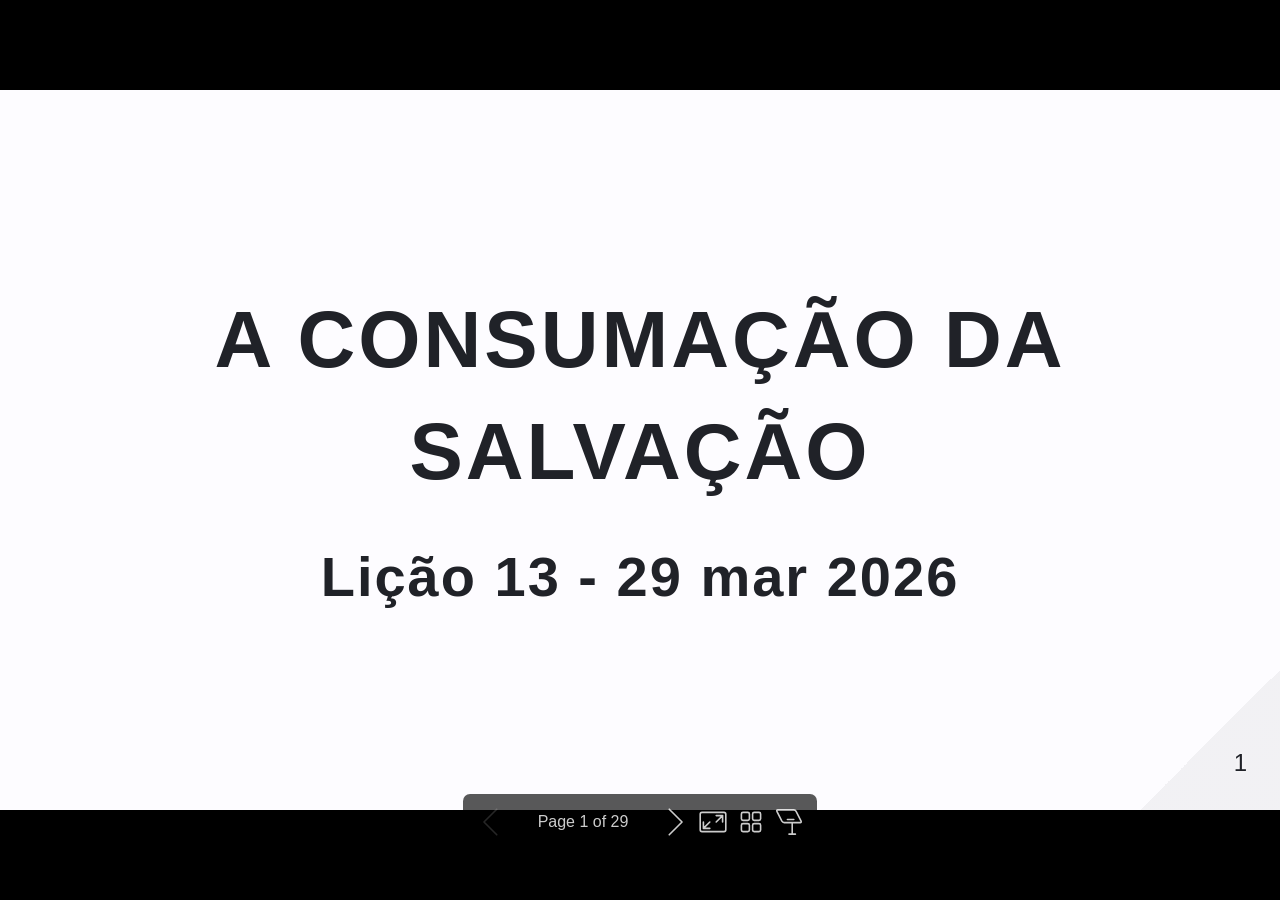
<file: docs/plano-perfeito/aula-13-a-consumacao-da-salvacao.html>
<!DOCTYPE html><html lang="pt-BR"><head><title>A CONSUMAÇÃO DA SALVAÇÃO</title><meta property="og:title" content="A CONSUMAÇÃO DA SALVAÇÃO"><meta charset="UTF-8"><meta name="viewport" content="width=device-width,height=device-height,initial-scale=1.0"><meta name="apple-mobile-web-app-capable" content="yes"><meta http-equiv="X-UA-Compatible" content="ie=edge"><meta property="og:type" content="website"><meta name="twitter:card" content="summary"><style>@media screen{body[data-bespoke-view=""] .bespoke-marp-parent>.bespoke-marp-osc>button,body[data-bespoke-view=next] .bespoke-marp-parent>.bespoke-marp-osc>button,body[data-bespoke-view=overview] button.bespoke-marp-overview-close,body[data-bespoke-view=presenter] .bespoke-marp-presenter-container .bespoke-marp-presenter-info-container .bespoke-marp-presenter-info-page-area .bespoke-marp-presenter-info-page,body[data-bespoke-view=presenter] .bespoke-marp-presenter-container .bespoke-marp-presenter-info-container button,body[data-bespoke-view=presenter] .bespoke-marp-presenter-container .bespoke-marp-presenter-note-container button{appearance:none;background-color:initial;border:0;color:inherit;cursor:pointer;font-size:inherit;opacity:.8;outline:none;padding:0;transition:opacity .2s linear;-webkit-tap-highlight-color:transparent}body[data-bespoke-view=""] .bespoke-marp-parent>.bespoke-marp-osc>button:disabled,body[data-bespoke-view=next] .bespoke-marp-parent>.bespoke-marp-osc>button:disabled,body[data-bespoke-view=overview] button.bespoke-marp-overview-close:disabled,body[data-bespoke-view=presenter] .bespoke-marp-presenter-container .bespoke-marp-presenter-info-container .bespoke-marp-presenter-info-page-area .bespoke-marp-presenter-info-page:disabled,body[data-bespoke-view=presenter] .bespoke-marp-presenter-container .bespoke-marp-presenter-info-container button:disabled,body[data-bespoke-view=presenter] .bespoke-marp-presenter-container .bespoke-marp-presenter-note-container button:disabled{cursor:not-allowed;opacity:.15!important}body[data-bespoke-view=""] .bespoke-marp-parent>.bespoke-marp-osc>button:hover,body[data-bespoke-view=next] .bespoke-marp-parent>.bespoke-marp-osc>button:hover,body[data-bespoke-view=overview] button.bespoke-marp-overview-close:hover,body[data-bespoke-view=presenter] .bespoke-marp-presenter-container .bespoke-marp-presenter-info-container .bespoke-marp-presenter-info-page-area .bespoke-marp-presenter-info-page:hover,body[data-bespoke-view=presenter] .bespoke-marp-presenter-container .bespoke-marp-presenter-info-container button:hover,body[data-bespoke-view=presenter] .bespoke-marp-presenter-container .bespoke-marp-presenter-note-container button:hover{opacity:1}body[data-bespoke-view=""] .bespoke-marp-parent>.bespoke-marp-osc>button:hover:active,body[data-bespoke-view=next] .bespoke-marp-parent>.bespoke-marp-osc>button:hover:active,body[data-bespoke-view=overview] button.bespoke-marp-overview-close:hover:active,body[data-bespoke-view=presenter] .bespoke-marp-presenter-container .bespoke-marp-presenter-info-container .bespoke-marp-presenter-info-page-area .bespoke-marp-presenter-info-page:hover:active,body[data-bespoke-view=presenter] .bespoke-marp-presenter-container .bespoke-marp-presenter-info-container button:hover:active,body[data-bespoke-view=presenter] .bespoke-marp-presenter-container .bespoke-marp-presenter-note-container button:hover:active{opacity:.6}body[data-bespoke-view=""] .bespoke-marp-parent>.bespoke-marp-osc>button:hover:not(:disabled),body[data-bespoke-view=next] .bespoke-marp-parent>.bespoke-marp-osc>button:hover:not(:disabled),body[data-bespoke-view=overview] button.bespoke-marp-overview-close:hover:not(:disabled),body[data-bespoke-view=presenter] .bespoke-marp-presenter-container .bespoke-marp-presenter-info-container .bespoke-marp-presenter-info-page-area .bespoke-marp-presenter-info-page:hover:not(:disabled),body[data-bespoke-view=presenter] .bespoke-marp-presenter-container .bespoke-marp-presenter-info-container button:hover:not(:disabled),body[data-bespoke-view=presenter] .bespoke-marp-presenter-container .bespoke-marp-presenter-note-container button:hover:not(:disabled){transition:none}body[data-bespoke-view=""] .bespoke-marp-parent>.bespoke-marp-osc>button[data-bespoke-marp-osc=prev],body[data-bespoke-view=next] .bespoke-marp-parent>.bespoke-marp-osc>button[data-bespoke-marp-osc=prev],body[data-bespoke-view=presenter] .bespoke-marp-presenter-container .bespoke-marp-presenter-info-container button.bespoke-marp-presenter-info-page-prev{background:#0000 url("[data-uri]") no-repeat 50%;background-size:contain;overflow:hidden;text-indent:100%;white-space:nowrap}body[data-bespoke-view=""] .bespoke-marp-parent>.bespoke-marp-osc>button[data-bespoke-marp-osc=next],body[data-bespoke-view=next] .bespoke-marp-parent>.bespoke-marp-osc>button[data-bespoke-marp-osc=next],body[data-bespoke-view=presenter] .bespoke-marp-presenter-container .bespoke-marp-presenter-info-container button.bespoke-marp-presenter-info-page-next{background:#0000 url("[data-uri]") no-repeat 50%;background-size:contain;overflow:hidden;text-indent:100%;white-space:nowrap}body[data-bespoke-view=""] .bespoke-marp-parent>.bespoke-marp-osc>button[data-bespoke-marp-osc=fullscreen],body[data-bespoke-view=next] .bespoke-marp-parent>.bespoke-marp-osc>button[data-bespoke-marp-osc=fullscreen]{background:#0000 url("[data-uri]") no-repeat 50%;background-size:contain;overflow:hidden;text-indent:100%;white-space:nowrap}body[data-bespoke-view=""] .bespoke-marp-parent>.bespoke-marp-osc>button.exit[data-bespoke-marp-osc=fullscreen],body[data-bespoke-view=next] .bespoke-marp-parent>.bespoke-marp-osc>button.exit[data-bespoke-marp-osc=fullscreen]{background-image:url("[data-uri]")}body[data-bespoke-view=""] .bespoke-marp-parent>.bespoke-marp-osc>button[data-bespoke-marp-osc=presenter],body[data-bespoke-view=next] .bespoke-marp-parent>.bespoke-marp-osc>button[data-bespoke-marp-osc=presenter]{background:#0000 url("[data-uri]") no-repeat 50%;background-size:contain;overflow:hidden;text-indent:100%;white-space:nowrap}body[data-bespoke-view=overview] button.bespoke-marp-overview-close,body[data-bespoke-view=presenter] .bespoke-marp-presenter-container .bespoke-marp-presenter-note-container button.bespoke-marp-presenter-note-bigger{background:#0000 url("[data-uri]") no-repeat 50%;background-size:contain;overflow:hidden;text-indent:100%;white-space:nowrap}body[data-bespoke-view=presenter] .bespoke-marp-presenter-container .bespoke-marp-presenter-note-container button.bespoke-marp-presenter-note-smaller{background:#0000 url("[data-uri]") no-repeat 50%;background-size:contain;overflow:hidden;text-indent:100%;white-space:nowrap}body[data-bespoke-view=""] .bespoke-marp-parent>.bespoke-marp-osc>button[data-bespoke-marp-osc=overview],body[data-bespoke-view=next] .bespoke-marp-parent>.bespoke-marp-osc>button[data-bespoke-marp-osc=overview]{background:#0000 url("[data-uri]") no-repeat 50%;background-size:contain;overflow:hidden;text-indent:100%;white-space:nowrap}}@keyframes __bespoke_marp_transition_reduced_outgoing__{0%{opacity:1}to{opacity:0}}@keyframes __bespoke_marp_transition_reduced_incoming__{0%{mix-blend-mode:plus-lighter;opacity:0}to{mix-blend-mode:plus-lighter;opacity:1}}.bespoke-marp-note,.bespoke-marp-osc,.bespoke-progress-parent{display:none;transition:none}@media screen{::view-transition-group(*){animation-duration:var(--marp-bespoke-transition-animation-duration,.5s);animation-timing-function:ease}::view-transition-new(*),::view-transition-old(*){animation-delay:0s;animation-direction:var(--marp-bespoke-transition-animation-direction,normal);animation-duration:var(--marp-bespoke-transition-animation-duration,.5s);animation-fill-mode:both;animation-name:var(--marp-bespoke-transition-animation-name,var(--marp-bespoke-transition-animation-name-fallback,__bespoke_marp_transition_no_animation__));mix-blend-mode:normal}::view-transition-old(*){--marp-bespoke-transition-animation-name-fallback:__bespoke_marp_transition_reduced_outgoing__;animation-timing-function:ease}::view-transition-new(*){--marp-bespoke-transition-animation-name-fallback:__bespoke_marp_transition_reduced_incoming__;animation-timing-function:ease}::view-transition-new(root),::view-transition-old(root){animation-timing-function:linear}::view-transition-new(__bespoke_marp_transition_osc__),::view-transition-old(__bespoke_marp_transition_osc__){animation-duration:0s!important;animation-name:__bespoke_marp_transition_osc__!important}::view-transition-new(__bespoke_marp_transition_osc__){opacity:0!important}.bespoke-marp-transition-warming-up::view-transition-group(*),.bespoke-marp-transition-warming-up::view-transition-new(*),.bespoke-marp-transition-warming-up::view-transition-old(*){animation-play-state:paused!important}body,html{height:100%;margin:0}body{background:#000;overflow:hidden}svg.bespoke-marp-slide{content-visibility:hidden;interactivity:inert;opacity:0;pointer-events:none;z-index:-1}svg.bespoke-marp-slide:not(.bespoke-marp-active) *{view-transition-name:none!important}svg.bespoke-marp-slide.bespoke-marp-active{content-visibility:visible;interactivity:auto;opacity:1;pointer-events:auto;z-index:0}svg.bespoke-marp-slide.bespoke-marp-active.bespoke-marp-active-ready *{animation-name:__bespoke_marp__!important}@supports not (content-visibility:hidden){svg.bespoke-marp-slide[data-bespoke-marp-load=hideable]{display:none}svg.bespoke-marp-slide[data-bespoke-marp-load=hideable].bespoke-marp-active{display:block}}}@media screen and (prefers-reduced-motion:reduce){svg.bespoke-marp-slide *{view-transition-name:none!important}}@media screen{[data-bespoke-marp-fragment=inactive]{visibility:hidden}body[data-bespoke-view=""] .bespoke-marp-parent,body[data-bespoke-view=next] .bespoke-marp-parent{inset:0;position:absolute}body[data-bespoke-view=""] .bespoke-marp-parent>.bespoke-marp-osc,body[data-bespoke-view=next] .bespoke-marp-parent>.bespoke-marp-osc{background:#000000a6;border-radius:7px;bottom:50px;color:#fff;contain:paint;display:block;font-family:Helvetica,Arial,sans-serif;font-size:16px;left:50%;line-height:0;opacity:1;padding:12px;position:absolute;touch-action:manipulation;transform:translateX(-50%);transition:opacity .2s linear;-webkit-user-select:none;user-select:none;view-transition-name:__bespoke_marp_transition_osc__;white-space:nowrap;will-change:transform;z-index:1}body[data-bespoke-view=""] .bespoke-marp-parent>.bespoke-marp-osc>:where(*),body[data-bespoke-view=next] .bespoke-marp-parent>.bespoke-marp-osc>:where(*){margin-left:6px}body[data-bespoke-view=""] .bespoke-marp-parent>.bespoke-marp-osc>:where(*):where(:first-child),body[data-bespoke-view=next] .bespoke-marp-parent>.bespoke-marp-osc>:where(*):where(:first-child){margin-left:0}body[data-bespoke-view=""] .bespoke-marp-parent>.bespoke-marp-osc>span,body[data-bespoke-view=next] .bespoke-marp-parent>.bespoke-marp-osc>span{opacity:.8}body[data-bespoke-view=""] .bespoke-marp-parent>.bespoke-marp-osc>span[data-bespoke-marp-osc=page],body[data-bespoke-view=next] .bespoke-marp-parent>.bespoke-marp-osc>span[data-bespoke-marp-osc=page]{display:inline-block;min-width:140px;text-align:center}body[data-bespoke-view=""] .bespoke-marp-parent>.bespoke-marp-osc>button[data-bespoke-marp-osc=fullscreen],body[data-bespoke-view=""] .bespoke-marp-parent>.bespoke-marp-osc>button[data-bespoke-marp-osc=next],body[data-bespoke-view=""] .bespoke-marp-parent>.bespoke-marp-osc>button[data-bespoke-marp-osc=overview],body[data-bespoke-view=""] .bespoke-marp-parent>.bespoke-marp-osc>button[data-bespoke-marp-osc=presenter],body[data-bespoke-view=""] .bespoke-marp-parent>.bespoke-marp-osc>button[data-bespoke-marp-osc=prev],body[data-bespoke-view=next] .bespoke-marp-parent>.bespoke-marp-osc>button[data-bespoke-marp-osc=fullscreen],body[data-bespoke-view=next] .bespoke-marp-parent>.bespoke-marp-osc>button[data-bespoke-marp-osc=next],body[data-bespoke-view=next] .bespoke-marp-parent>.bespoke-marp-osc>button[data-bespoke-marp-osc=overview],body[data-bespoke-view=next] .bespoke-marp-parent>.bespoke-marp-osc>button[data-bespoke-marp-osc=presenter],body[data-bespoke-view=next] .bespoke-marp-parent>.bespoke-marp-osc>button[data-bespoke-marp-osc=prev]{height:32px;line-height:32px;width:32px}body[data-bespoke-view=""] .bespoke-marp-parent.bespoke-marp-inactive,body[data-bespoke-view=next] .bespoke-marp-parent.bespoke-marp-inactive{cursor:none}body[data-bespoke-view=""] .bespoke-marp-parent.bespoke-marp-inactive>.bespoke-marp-osc,body[data-bespoke-view=next] .bespoke-marp-parent.bespoke-marp-inactive>.bespoke-marp-osc{opacity:0;pointer-events:none}body[data-bespoke-view=""] svg.bespoke-marp-slide,body[data-bespoke-view=next] svg.bespoke-marp-slide{height:100%;left:0;position:absolute;top:0;width:100%}body[data-bespoke-view=""] .bespoke-progress-parent{background:#222;display:flex;height:5px;width:100%}body[data-bespoke-view=""] .bespoke-progress-parent+:where(.bespoke-marp-parent){top:5px}body[data-bespoke-view=""] .bespoke-progress-parent .bespoke-progress-bar{background:#0288d1;flex:0 0 0;transition:flex-basis .2s cubic-bezier(0,1,1,1)}body[data-bespoke-view=next]{background:#0000}body[data-bespoke-view=presenter]{background:#161616}body[data-bespoke-view=presenter] .bespoke-marp-presenter-container{display:grid;font-family:Helvetica,Arial,sans-serif;grid-template:"current dragbar next" minmax(140px,1fr) "current dragbar note" 2fr "info    dragbar note" 3em;grid-template-columns:minmax(3px,var(--bespoke-marp-presenter-split-ratio,66%)) 0 minmax(3px,1fr);height:100%;left:0;position:absolute;top:0;width:100%}body[data-bespoke-view=presenter] .bespoke-marp-presenter-container :where(.bespoke-marp-parent){grid-area:current;overflow:hidden;position:relative}body[data-bespoke-view=presenter] .bespoke-marp-presenter-container :where(.bespoke-marp-parent) :where(svg.bespoke-marp-slide){height:calc(100% - 40px);left:20px;pointer-events:none;position:absolute;top:20px;-webkit-user-select:none;user-select:none;width:calc(100% - 40px)}body[data-bespoke-view=presenter] .bespoke-marp-presenter-container :where(.bespoke-marp-parent) :where(svg.bespoke-marp-slide).bespoke-marp-active{filter:drop-shadow(0 3px 10px rgba(0,0,0,.5))}body[data-bespoke-view=presenter] .bespoke-marp-presenter-container .bespoke-marp-presenter-dragbar-container{background:#0288d1;cursor:col-resize;grid-area:dragbar;margin-left:-3px;opacity:0;position:relative;transition:opacity .4s linear .1s;width:6px;z-index:10}body[data-bespoke-view=presenter] .bespoke-marp-presenter-container .bespoke-marp-presenter-dragbar-container:hover{opacity:1}body[data-bespoke-view=presenter] .bespoke-marp-presenter-container .bespoke-marp-presenter-dragbar-container.active{opacity:1;transition-delay:0s}body[data-bespoke-view=presenter] .bespoke-marp-presenter-container .bespoke-marp-presenter-next-container{background:#222;cursor:pointer;display:none;grid-area:next;overflow:hidden;position:relative}body[data-bespoke-view=presenter] .bespoke-marp-presenter-container .bespoke-marp-presenter-next-container.active{display:block}body[data-bespoke-view=presenter] .bespoke-marp-presenter-container .bespoke-marp-presenter-next-container iframe.bespoke-marp-presenter-next{background:#0000;border:0;display:block;filter:drop-shadow(0 3px 10px rgba(0,0,0,.5));height:calc(100% - 40px);left:20px;pointer-events:none;position:absolute;interactivity:inert;top:20px;-webkit-user-select:none;user-select:none;width:calc(100% - 40px)}body[data-bespoke-view=presenter] .bespoke-marp-presenter-container .bespoke-marp-presenter-note-container{background:#222;color:#eee;grid-area:note;position:relative;z-index:1}body[data-bespoke-view=presenter] .bespoke-marp-presenter-container .bespoke-marp-presenter-note-container button{height:1.5em;line-height:1.5em;width:1.5em}body[data-bespoke-view=presenter] .bespoke-marp-presenter-container .bespoke-marp-presenter-note-container .bespoke-marp-presenter-note-wrapper{display:block;inset:0;position:absolute}body[data-bespoke-view=presenter] .bespoke-marp-presenter-container .bespoke-marp-presenter-note-container .bespoke-marp-presenter-note-buttons{background:#000000a6;border-radius:4px;bottom:0;display:flex;gap:4px;margin:12px;opacity:0;padding:6px;pointer-events:none;position:absolute;right:0;transition:opacity .2s linear}body[data-bespoke-view=presenter] .bespoke-marp-presenter-container .bespoke-marp-presenter-note-container .bespoke-marp-presenter-note-buttons:focus-within,body[data-bespoke-view=presenter] .bespoke-marp-presenter-container .bespoke-marp-presenter-note-container .bespoke-marp-presenter-note-wrapper:focus-within+.bespoke-marp-presenter-note-buttons,body[data-bespoke-view=presenter] .bespoke-marp-presenter-container .bespoke-marp-presenter-note-container:hover .bespoke-marp-presenter-note-buttons{opacity:1;pointer-events:auto}body[data-bespoke-view=presenter] .bespoke-marp-presenter-container .bespoke-marp-presenter-note-container .bespoke-marp-note{box-sizing:border-box;font-size:calc(1.1em*var(--bespoke-marp-note-font-scale, 1));height:calc(100% - 40px);margin:20px;overflow:auto;padding-right:3px;white-space:pre-wrap;width:calc(100% - 40px);word-wrap:break-word;scrollbar-color:#eeeeee80 #0000;scrollbar-width:thin}body[data-bespoke-view=presenter] .bespoke-marp-presenter-container .bespoke-marp-presenter-note-container .bespoke-marp-note::-webkit-scrollbar{width:6px}body[data-bespoke-view=presenter] .bespoke-marp-presenter-container .bespoke-marp-presenter-note-container .bespoke-marp-note::-webkit-scrollbar-track{background:#0000}body[data-bespoke-view=presenter] .bespoke-marp-presenter-container .bespoke-marp-presenter-note-container .bespoke-marp-note::-webkit-scrollbar-thumb{background:#eeeeee80;border-radius:6px}body[data-bespoke-view=presenter] .bespoke-marp-presenter-container .bespoke-marp-presenter-note-container .bespoke-marp-note:empty{pointer-events:none}body[data-bespoke-view=presenter] .bespoke-marp-presenter-container .bespoke-marp-presenter-note-container .bespoke-marp-note.active{display:block}body[data-bespoke-view=presenter] .bespoke-marp-presenter-container .bespoke-marp-presenter-note-container .bespoke-marp-note p:first-child{margin-top:0}body[data-bespoke-view=presenter] .bespoke-marp-presenter-container .bespoke-marp-presenter-note-container .bespoke-marp-note p:last-child{margin-bottom:0}body[data-bespoke-view=presenter] .bespoke-marp-presenter-container .bespoke-marp-presenter-info-container{align-items:center;box-sizing:border-box;color:#eee;display:flex;flex-wrap:nowrap;grid-area:info;justify-content:center;overflow:hidden;padding:0 10px}body[data-bespoke-view=presenter] .bespoke-marp-presenter-container .bespoke-marp-presenter-info-container .bespoke-marp-presenter-info-page-area,body[data-bespoke-view=presenter] .bespoke-marp-presenter-container .bespoke-marp-presenter-info-container .bespoke-marp-presenter-info-time,body[data-bespoke-view=presenter] .bespoke-marp-presenter-container .bespoke-marp-presenter-info-container .bespoke-marp-presenter-info-timer{box-sizing:border-box;display:block;padding:0 10px;white-space:nowrap;width:100%}body[data-bespoke-view=presenter] .bespoke-marp-presenter-container .bespoke-marp-presenter-info-container button{height:1.5em;line-height:1.5em;width:1.5em}body[data-bespoke-view=presenter] .bespoke-marp-presenter-container .bespoke-marp-presenter-info-container .bespoke-marp-presenter-info-page-area{order:2;text-align:center}body[data-bespoke-view=presenter] .bespoke-marp-presenter-container .bespoke-marp-presenter-info-container .bespoke-marp-presenter-info-page-area .bespoke-marp-presenter-info-page{display:inline-block;min-width:120px;text-align:center}body[data-bespoke-view=presenter] .bespoke-marp-presenter-container .bespoke-marp-presenter-info-container .bespoke-marp-presenter-info-time{color:#999;order:1;text-align:left}body[data-bespoke-view=presenter] .bespoke-marp-presenter-container .bespoke-marp-presenter-info-container .bespoke-marp-presenter-info-timer{color:#999;order:3;text-align:right}body[data-bespoke-view=presenter] .bespoke-marp-presenter-container .bespoke-marp-presenter-info-container .bespoke-marp-presenter-info-timer:hover{cursor:pointer}body[data-bespoke-view=overview]{background:#161616;overflow:auto}body[data-bespoke-view=overview] [data-bespoke-marp-fragment=inactive]{visibility:visible}body[data-bespoke-view=overview] .bespoke-marp-overview-header{backdrop-filter:blur(4px);background:#222222d9;box-shadow:0 3px 10px #00000080;box-sizing:border-box;display:flex;height:48px;inset:0 0 auto;justify-content:flex-end;padding:10px;position:fixed;z-index:1}body[data-bespoke-view=overview] button.bespoke-marp-overview-close{height:28px;line-height:28px;transform:rotate(45deg);width:28px}body[data-bespoke-view=overview] .bespoke-marp-parent{display:grid;gap:40px;grid-template-columns:repeat(auto-fit,minmax(0,240px));justify-content:space-around;padding:30px}body[data-bespoke-view=overview] .bespoke-marp-parent svg.bespoke-marp-slide{--bov-selected:#0000;--bov-focus:#161616;--bov-focus-outline:#0000;background-image:conic-gradient(#161616 0 0),conic-gradient(var(--bov-focus) 0 0),conic-gradient(var(--bov-focus-outline) 0 0),conic-gradient(var(--bov-selected) 0 0);background-position:5px 5px,3px 3px,2px 2px,0 0;background-repeat:no-repeat;background-size:calc(100% - 10px) calc(100% - 10px),calc(100% - 6px) calc(100% - 6px),calc(100% - 4px) calc(100% - 4px),100% 100%;content-visibility:visible;cursor:pointer;filter:drop-shadow(0 3px 10px rgba(0,0,0,.5));margin:-6px;padding:6px;interactivity:auto;opacity:1;outline:0;pointer-events:auto;scroll-margin-block:30px;width:100%;z-index:0}body[data-bespoke-view=overview] .bespoke-marp-parent svg.bespoke-marp-slide *,body[data-bespoke-view=overview] .bespoke-marp-parent svg.bespoke-marp-slide.bespoke-marp-active *{pointer-events:none;interactivity:inert}body[data-bespoke-view=overview] .bespoke-marp-parent svg.bespoke-marp-slide:active,body[data-bespoke-view=overview] .bespoke-marp-parent svg.bespoke-marp-slide:focus-visible,body[data-bespoke-view=overview] .bespoke-marp-parent svg.bespoke-marp-slide:hover{--bov-focus-outline:#161616}body[data-bespoke-view=overview] .bespoke-marp-parent svg.bespoke-marp-slide:focus-visible,body[data-bespoke-view=overview] .bespoke-marp-parent svg.bespoke-marp-slide:hover{--bov-focus:#999}body[data-bespoke-view=overview] .bespoke-marp-parent svg.bespoke-marp-slide:active{--bov-focus:#eee}body[data-bespoke-view=overview] .bespoke-marp-parent svg.bespoke-marp-slide.bespoke-marp-active{--bov-selected:#0288d1}body[data-bespoke-view=overview]:has(.bespoke-marp-overview-header) .bespoke-marp-parent{padding-top:78px}body[data-bespoke-view=overview]:has(.bespoke-marp-overview-header) .bespoke-marp-parent svg.bespoke-marp-slide{scroll-margin-top:78px}.bespoke-marp-overview{background:#000000a6;inset:0;opacity:0;pointer-events:none;position:fixed;transition:opacity .1s ease;z-index:10}.bespoke-marp-overview iframe{background:#222;border:0;display:block;height:100%;left:0;position:absolute;top:0;width:100%}.bespoke-marp-overview[data-open="1"]{opacity:1;pointer-events:auto}}@media print{.bespoke-marp-overview,.bespoke-marp-presenter-info-container,.bespoke-marp-presenter-next-container,.bespoke-marp-presenter-note-container{display:none}}</style><style>div#\:\$p > svg > foreignObject > section{width:1280px;height:720px;box-sizing:border-box;overflow:hidden;position:relative;scroll-snap-align:center center;-webkit-text-size-adjust:100%;text-size-adjust:100%}div#\:\$p > svg > foreignObject > section::after{bottom:0;content:attr(data-marpit-pagination);padding:inherit;pointer-events:none;position:absolute;right:0}div#\:\$p > svg > foreignObject > section:not([data-marpit-pagination])::after{display:none}div#\:\$p > svg > foreignObject > section :is(h1, marp-h1){font-size:2em;margin-block:0.67em}div#\:\$p > svg > foreignObject > section video::-webkit-media-controls{will-change:transform}@page {size:1280px 720px;margin:0}@media print{html, body{background-color:#fff;margin:0;page-break-inside:avoid;break-inside:avoid-page}div#\:\$p > svg > foreignObject > section{page-break-before:always;break-before:page}div#\:\$p > svg > foreignObject > section, div#\:\$p > svg > foreignObject > section *{-webkit-print-color-adjust:exact!important;animation-delay:0s!important;animation-duration:0s!important;color-adjust:exact!important;print-color-adjust:exact!important;transition:none!important}div#\:\$p > svg[data-marpit-svg]{display:block;height:100vh;width:100vw}}div#\:\$p > svg > foreignObject > :where(section){container-type:size}div#\:\$p > svg > foreignObject > section img[data-marp-twemoji]{background:transparent;height:1em;margin:0 .05em 0 .1em;vertical-align:-.1em;width:1em}div#\:\$p > svg > foreignObject > section{--fgColor-danger:light-dark(#d1242f, #f85149);--bgColor-attention-muted:light-dark(#fff8c5, #bb800926);--bgColor-muted:light-dark(#f6f8fa, #151b23);--bgColor-neutral-muted:light-dark(#818b981f, #656c7633);--borderColor-accent-emphasis:light-dark(#0969da, #1f6feb);--borderColor-attention-emphasis:light-dark(#9a6700, #9e6a03);--borderColor-danger-emphasis:light-dark(#cf222e, #da3633);--borderColor-default:light-dark(#d1d9e0, #3d444d);--borderColor-done-emphasis:light-dark(#8250df, #8957e5);--borderColor-success-emphasis:light-dark(#1a7f37, #238636);--color-prettylights-syntax-brackethighlighter-angle:light-dark(#59636e, #9198a1);--color-prettylights-syntax-brackethighlighter-unmatched:light-dark(#82071e, #f85149);--color-prettylights-syntax-carriage-return-bg:light-dark(#cf222e, #b62324);--color-prettylights-syntax-carriage-return-text:light-dark(#f6f8fa, #f0f6fc);--color-prettylights-syntax-comment:light-dark(#59636e, #9198a1);--color-prettylights-syntax-constant:light-dark(#0550ae, #79c0ff);--color-prettylights-syntax-constant-other-reference-link:light-dark(#0a3069, #a5d6ff);--color-prettylights-syntax-entity:light-dark(#6639ba, #d2a8ff);--color-prettylights-syntax-entity-tag:light-dark(#0550ae, #7ee787);--color-prettylights-syntax-invalid-illegal-text:light-dark(var(--fgColor-danger), var(--fgColor-danger));--color-prettylights-syntax-keyword:light-dark(#cf222e, #ff7b72);--color-prettylights-syntax-markup-changed-bg:light-dark(#ffd8b5, #5a1e02);--color-prettylights-syntax-markup-changed-text:light-dark(#953800, #ffdfb6);--color-prettylights-syntax-markup-deleted-bg:light-dark(#ffebe9, #67060c);--color-prettylights-syntax-markup-deleted-text:light-dark(#82071e, #ffdcd7);--color-prettylights-syntax-markup-heading:light-dark(#0550ae, #1f6feb);--color-prettylights-syntax-markup-ignored-bg:light-dark(#0550ae, #1158c7);--color-prettylights-syntax-markup-ignored-text:light-dark(#d1d9e0, #f0f6fc);--color-prettylights-syntax-markup-inserted-bg:light-dark(#dafbe1, #033a16);--color-prettylights-syntax-markup-inserted-text:light-dark(#116329, #aff5b4);--color-prettylights-syntax-markup-list:light-dark(#3b2300, #f2cc60);--color-prettylights-syntax-meta-diff-range:light-dark(#8250df, #d2a8ff);--color-prettylights-syntax-string:light-dark(#0a3069, #a5d6ff);--color-prettylights-syntax-string-regexp:light-dark(#116329, #7ee787);--color-prettylights-syntax-sublimelinter-gutter-mark:light-dark(#818b98, #3d444d);--color-prettylights-syntax-variable:light-dark(#953800, #ffa657);--fgColor-accent:light-dark(#0969da, #4493f8);--fgColor-attention:light-dark(#9a6700, #d29922);--fgColor-done:light-dark(#8250df, #ab7df8);--fgColor-muted:light-dark(#59636e, #9198a1);--fgColor-success:light-dark(#1a7f37, #3fb950);--bgColor-default:light-dark(#fff, #0d1117);--borderColor-muted:light-dark(#d1d9e0b3, #3d444db3);--color-prettylights-syntax-invalid-illegal-bg:light-dark(var(--bgColor-danger-muted), var(--bgColor-danger-muted));--color-prettylights-syntax-markup-bold:light-dark(#1f2328, #f0f6fc);--color-prettylights-syntax-markup-italic:light-dark(#1f2328, #f0f6fc);--color-prettylights-syntax-storage-modifier-import:light-dark(#1f2328, #f0f6fc);--fgColor-default:light-dark(#1f2328, #f0f6fc);--focus-outlineColor:light-dark(var(--borderColor-accent-emphasis), var(--borderColor-accent-emphasis));--borderColor-neutral-muted:light-dark(var(--borderColor-muted), var(--borderColor-muted));--color-background:light-dark(#fdfcff, #202228);--color-background-code:light-dark(
    #f2f1f4,
    #2b2d33
  );--color-background-paginate:light-dark(
    rgba(32,34,40,.05),
    hsla(0,0%,100%,.05)
  );--color-foreground:light-dark(#202228, #fff);--color-highlight:#009dd5;--color-highlight-hover:light-dark(
    #087eaa,
    #40b6e0
  );--color-highlight-heading:#33b1dd;--color-header:light-dark(rgba(32,34,40,.4), hsla(0,0%,100%,.4));--color-header-shadow:light-dark(
    rgba(253,252,255,.8),
    rgba(32,34,40,.8)
  );align-items:stretch;background:var(--color-background);color:var(--color-foreground);color-scheme:light;display:block;flex-flow:column nowrap;font-family:-apple-system,BlinkMacSystemFont,Segoe UI,Roboto,Oxygen,Ubuntu,Cantarell,Open Sans,Helvetica Neue,sans-serif;font-size:40px;height:720px;letter-spacing:3px;line-height:1.4;overflow-wrap:break-word;padding:30px 70px;place-content:safe center center;position:relative;text-align:center;width:1280px;z-index:0}div#\:\$p > svg > foreignObject > section{--marpit-root-font-size:40px}/*!
 * Marp / Marpit Uncover theme
 *
 * @theme uncover
 * @author Yuki Hattori
 *
 * @auto-scaling true
 * @size 16:9 1280px 720px
 * @size 4:3 960px 720px
 */div#\:\$p > svg > foreignObject > section:after{align-items:flex-end;background:linear-gradient(-45deg, var(--color-background-paginate) 50%, transparent 50%);background-size:cover;color:var(--color-foreground);display:flex;font-size:.6em;height:80px;justify-content:flex-end;padding:30px;text-align:right;text-shadow:0 0 5px var(--color-background);width:80px}div#\:\$p > svg > foreignObject > section:after{--marpit-root-font-size:.6em}div#\:\$p > svg > foreignObject > section:where(.invert){color-scheme:dark}div#\:\$p > svg > foreignObject > section :where(.hljs-addition),div#\:\$p > svg > foreignObject > section :where(.hljs-string){color:light-dark(#756bb1, #8f9c6c)}div#\:\$p > svg > foreignObject > section :where(.hljs-attribute){color:light-dark(#e6550d, #9b869b)}div#\:\$p > svg > foreignObject > section :where(.hljs-built_in),div#\:\$p > svg > foreignObject > section :where(.hljs-tag){color:light-dark(#3182bd, #ab875d)}div#\:\$p > svg > foreignObject > section :where(.hljs-bullet),div#\:\$p > svg > foreignObject > section :where(.hljs-link),div#\:\$p > svg > foreignObject > section :where(.hljs-literal),div#\:\$p > svg > foreignObject > section :where(.hljs-number),div#\:\$p > svg > foreignObject > section :where(.hljs-regexp){color:light-dark(#31a354, #ab875d)}div#\:\$p > svg > foreignObject > section :where(.hljs-comment),div#\:\$p > svg > foreignObject > section :where(.hljs-quote){color:light-dark(#636363, #777)}div#\:\$p > svg > foreignObject > section :where(.hljs-deletion),div#\:\$p > svg > foreignObject > section :where(.hljs-variable){color:light-dark(#88f, #ab875d)}div#\:\$p > svg > foreignObject > section :where(.hljs-doctag){color:light-dark(#3182bd, unset)}div#\:\$p > svg > foreignObject > section :where(.hljs-keyword),div#\:\$p > svg > foreignObject > section :where(.hljs-selector-tag){color:light-dark(#3182bd, #8f9c6c)}div#\:\$p > svg > foreignObject > section :where(.hljs-meta),div#\:\$p > svg > foreignObject > section :where(.hljs-symbol),div#\:\$p > svg > foreignObject > section :where(.hljs-template-variable){color:light-dark(#756bb1, #ab875d)}div#\:\$p > svg > foreignObject > section :where(.hljs-name),div#\:\$p > svg > foreignObject > section :where(.hljs-section),div#\:\$p > svg > foreignObject > section :where(.hljs-selector-class),div#\:\$p > svg > foreignObject > section :where(.hljs-selector-id),div#\:\$p > svg > foreignObject > section :where(.hljs-title),div#\:\$p > svg > foreignObject > section :where(.hljs-type){color:light-dark(#3182bd, #9b869b)}div#\:\$p > svg > foreignObject > section :where(.hljs-params){color:light-dark(currentcolor, #ab875d)}div#\:\$p > svg > foreignObject > section :where(.hljs-template-tag){color:light-dark(#756bb1, currentcolor)}div#\:\$p > svg > foreignObject > section :where(.hljs-strong){color:light-dark(#3182bd, currentcolor)}div#\:\$p > svg > foreignObject > section :where(.hljs-emphasis){font-style:italic}div#\:\$p > svg > foreignObject > section:where(.invert) :where(.hljs-strong){font-weight:700}div#\:\$p > svg > foreignObject > section>:first-child,div#\:\$p > svg > foreignObject > section[data-header]>:nth-child(2){margin-top:0}div#\:\$p > svg > foreignObject > section>:last-child,div#\:\$p > svg > foreignObject > section[data-footer]>:nth-last-child(2){margin-bottom:0}div#\:\$p > svg > foreignObject > section blockquote,div#\:\$p > svg > foreignObject > section p{margin:0 0 15px}div#\:\$p > svg > foreignObject > section :is(h1, marp-h1),div#\:\$p > svg > foreignObject > section :is(h2, marp-h2),div#\:\$p > svg > foreignObject > section :is(h3, marp-h3),div#\:\$p > svg > foreignObject > section :is(h4, marp-h4),div#\:\$p > svg > foreignObject > section :is(h5, marp-h5),div#\:\$p > svg > foreignObject > section :is(h6, marp-h6){margin:15px 0 30px}div#\:\$p > svg > foreignObject > section :is(h1, marp-h1) strong,div#\:\$p > svg > foreignObject > section :is(h2, marp-h2) strong,div#\:\$p > svg > foreignObject > section :is(h3, marp-h3) strong,div#\:\$p > svg > foreignObject > section :is(h4, marp-h4) strong,div#\:\$p > svg > foreignObject > section :is(h5, marp-h5) strong,div#\:\$p > svg > foreignObject > section :is(h6, marp-h6) strong{color:var(--color-highlight-heading);font-weight:inherit}div#\:\$p > svg > foreignObject > section :is(h1, marp-h1)::part(auto-scaling),div#\:\$p > svg > foreignObject > section :is(h2, marp-h2)::part(auto-scaling),div#\:\$p > svg > foreignObject > section :is(h3, marp-h3)::part(auto-scaling),div#\:\$p > svg > foreignObject > section :is(h4, marp-h4)::part(auto-scaling),div#\:\$p > svg > foreignObject > section :is(h5, marp-h5)::part(auto-scaling),div#\:\$p > svg > foreignObject > section :is(h6, marp-h6)::part(auto-scaling){max-height:660px}div#\:\$p > svg > foreignObject > section :is(h1, marp-h1){font-size:2em}div#\:\$p > svg > foreignObject > section :is(h2, marp-h2){font-size:1.7em}div#\:\$p > svg > foreignObject > section :is(h3, marp-h3){font-size:1.4em;letter-spacing:2px}div#\:\$p > svg > foreignObject > section :is(h4, marp-h4){font-size:1.2em;letter-spacing:2px}div#\:\$p > svg > foreignObject > section :is(h5, marp-h5){font-size:1em;letter-spacing:1px}div#\:\$p > svg > foreignObject > section :is(h6, marp-h6){font-size:.8em;letter-spacing:1px}div#\:\$p > svg > foreignObject > section footer,div#\:\$p > svg > foreignObject > section header{color:var(--color-header);font-size:.45em;left:70px;letter-spacing:1px;position:absolute;right:70px;text-shadow:0 1px 0 var(--color-header-shadow);z-index:1}div#\:\$p > svg > foreignObject > section header{top:30px}div#\:\$p > svg > foreignObject > section footer{bottom:30px}div#\:\$p > svg > foreignObject > section a{color:var(--color-highlight);text-decoration:none}div#\:\$p > svg > foreignObject > section a:hover{color:var(--color-highlight-hover);text-decoration:underline}div#\:\$p > svg > foreignObject > section ol,div#\:\$p > svg > foreignObject > section ul{margin:0 auto;text-align:left}div#\:\$p > svg > foreignObject > section>ol,div#\:\$p > svg > foreignObject > section>ul{margin-bottom:15px}div#\:\$p > svg > foreignObject > section code{font-family:SFMono-Regular,Consolas,Liberation Mono,Menlo,Courier,monospace;letter-spacing:0}div#\:\$p > svg > foreignObject > section :not(:is(pre, marp-pre))>code,div#\:\$p > svg > foreignObject > section>code{background:var(--color-background-code);color:var(--color-foreground);margin:-.2em .2em .2em;padding:.2em}div#\:\$p > svg > foreignObject > section :is(pre, marp-pre){--preserve-aspect-ratio:xMidYMid meet;filter:drop-shadow(0 4px 4px rgba(0, 0, 0, .2));font-size:70%;line-height:1.15;margin:15px 0 30px;text-align:left}div#\:\$p > svg > foreignObject > section :is(pre, marp-pre)::part(auto-scaling){max-height:570px}div#\:\$p > svg > foreignObject > section :is(pre, marp-pre)>code{background:var(--color-background-code);box-sizing:content-box;color:var(--color-foreground);display:block;margin:0 auto;min-width:456px;padding:.4em .6em}div#\:\$p > svg > foreignObject > section[data-size="4:3"] :is(pre, marp-pre)>code{min-width:328px}div#\:\$p > svg > foreignObject > section table{border-collapse:collapse;margin:0 auto 15px}div#\:\$p > svg > foreignObject > section table>tbody>tr>td,div#\:\$p > svg > foreignObject > section table>tbody>tr>th,div#\:\$p > svg > foreignObject > section table>thead>tr>td,div#\:\$p > svg > foreignObject > section table>thead>tr>th{padding:.15em .5em}div#\:\$p > svg > foreignObject > section table>thead>tr>td,div#\:\$p > svg > foreignObject > section table>thead>tr>th{border-bottom:3px solid}div#\:\$p > svg > foreignObject > section table>tbody>tr:not(:last-child)>td,div#\:\$p > svg > foreignObject > section table>tbody>tr:not(:last-child)>th{border-bottom:1px solid}div#\:\$p > svg > foreignObject > section blockquote{font-size:90%;line-height:1.3;padding:0 2em;position:relative;z-index:0}div#\:\$p > svg > foreignObject > section blockquote:after,div#\:\$p > svg > foreignObject > section blockquote:before{content:url("[data-uri]");height:auto;pointer-events:none;position:absolute;width:1em;z-index:-1}div#\:\$p > svg > foreignObject > section blockquote:before{left:0;top:0}div#\:\$p > svg > foreignObject > section blockquote:after{bottom:0;right:0;transform:rotate(180deg)}div#\:\$p > svg > foreignObject > section blockquote>:last-child{margin-bottom:0}div#\:\$p > svg > foreignObject > section mark{background:transparent;color:var(--color-highlight)}div#\:\$p > svg > foreignObject > section[data-marpit-advanced-background="background"]{columns:initial!important;display:block!important;padding:0!important}div#\:\$p > svg > foreignObject > section[data-marpit-advanced-background="background"]::before, div#\:\$p > svg > foreignObject > section[data-marpit-advanced-background="background"]::after, div#\:\$p > svg > foreignObject > section[data-marpit-advanced-background="content"]::before, div#\:\$p > svg > foreignObject > section[data-marpit-advanced-background="content"]::after{display:none!important}div#\:\$p > svg > foreignObject > section[data-marpit-advanced-background="background"] > div[data-marpit-advanced-background-container]{all:initial;display:flex;flex-direction:row;height:100%;overflow:hidden;width:100%}div#\:\$p > svg > foreignObject > section[data-marpit-advanced-background="background"] > div[data-marpit-advanced-background-container][data-marpit-advanced-background-direction="vertical"]{flex-direction:column}div#\:\$p > svg > foreignObject > section[data-marpit-advanced-background="background"][data-marpit-advanced-background-split] > div[data-marpit-advanced-background-container]{width:var(--marpit-advanced-background-split, 50%)}div#\:\$p > svg > foreignObject > section[data-marpit-advanced-background="background"][data-marpit-advanced-background-split="right"] > div[data-marpit-advanced-background-container]{margin-left:calc(100% - var(--marpit-advanced-background-split, 50%))}div#\:\$p > svg > foreignObject > section[data-marpit-advanced-background="background"] > div[data-marpit-advanced-background-container] > figure{all:initial;background-position:center;background-repeat:no-repeat;background-size:cover;flex:auto;margin:0}div#\:\$p > svg > foreignObject > section[data-marpit-advanced-background="background"] > div[data-marpit-advanced-background-container] > figure > figcaption{position:absolute;border:0;clip:rect(0, 0, 0, 0);height:1px;margin:-1px;overflow:hidden;padding:0;white-space:nowrap;width:1px}div#\:\$p > svg > foreignObject > section[data-marpit-advanced-background="content"], div#\:\$p > svg > foreignObject > section[data-marpit-advanced-background="pseudo"]{background:transparent!important}div#\:\$p > svg > foreignObject > section[data-marpit-advanced-background="pseudo"], div#\:\$p > svg[data-marpit-svg] > foreignObject[data-marpit-advanced-background="pseudo"]{pointer-events:none!important}div#\:\$p > svg > foreignObject > section[data-marpit-advanced-background-split]{width:100%;height:100%}
</style></head><body><div class="bespoke-marp-osc"><button data-bespoke-marp-osc="prev" tabindex="-1" title="Previous slide">Previous slide</button><span data-bespoke-marp-osc="page"></span><button data-bespoke-marp-osc="next" tabindex="-1" title="Next slide">Next slide</button><button data-bespoke-marp-osc="fullscreen" tabindex="-1" title="Toggle fullscreen (f)">Toggle fullscreen</button><button data-bespoke-marp-osc="overview" tabindex="-1" title="Toggle overview view (o)">Toggle overview view</button><button data-bespoke-marp-osc="presenter" tabindex="-1" title="Open presenter view (p)">Open presenter view</button></div><div id=":$p"><svg data-marpit-svg="" viewBox="0 0 1280 720"><foreignObject width="1280" height="720"><section id="1" data-paginate="true" data-theme="uncover" lang="pt-BR" data-marpit-pagination="1" style="--paginate:true;--theme:uncover;" data-marpit-pagination-total="29">
<h1 id="a-consuma%C3%A7%C3%A3o-da-salva%C3%A7%C3%A3o">A CONSUMAÇÃO DA SALVAÇÃO</h1>
<h3 id="li%C3%A7%C3%A3o-13---29-mar-2026">Lição 13 - 29 mar 2026</h3>
</section>
</foreignObject></svg><svg data-marpit-svg="" viewBox="0 0 1280 720"><foreignObject width="1280" height="720"><section id="2" data-paginate="true" data-theme="uncover" lang="pt-BR" data-marpit-pagination="2" style="--paginate:true;--theme:uncover;" data-marpit-pagination-total="29">
<h3 id="texto-principal">TEXTO PRINCIPAL</h3>
<blockquote>
<p>E, assim como trouxemos a imagem do terreno, assim traremos também a imagem do celestial.</p>
</blockquote>
<p>(1 Co 15.49)</p>
</section>
</foreignObject></svg><svg data-marpit-svg="" viewBox="0 0 1280 720"><foreignObject width="1280" height="720"><section id="3" data-paginate="true" data-theme="uncover" lang="pt-BR" data-marpit-pagination="3" style="--paginate:true;--theme:uncover;" data-marpit-pagination-total="29">
<h3 id="resumo-da-li%C3%A7%C3%A3o">RESUMO DA LIÇÃO</h3>
<p>A certeza da <strong>glorificação</strong> final nos impulsiona a <em>viver como cidadãos celestiais</em>, mesmo em um mundo em desordem.</p>
</section>
</foreignObject></svg><svg data-marpit-svg="" viewBox="0 0 1280 720"><foreignObject width="1280" height="720"><section id="4" data-paginate="true" data-theme="uncover" lang="pt-BR" data-marpit-pagination="4" style="--paginate:true;--theme:uncover;" data-marpit-pagination-total="29">
<h3 id="objetivos">OBJETIVOS</h3>
<ul>
<li>
<p><strong>MOSTRAR</strong> as diferenças entre o homem terreno e o espiritual;</p>
</li>
<li>
<p><strong>EXPLICAR</strong> que Deus consumará sua obra ao estabelecer novo céu e nova terra;</p>
</li>
<li>
<p><strong>SABER</strong> que viver com Deus no centro de tudo é caminhar no contramão de um mundo antropocêntrico.</p>
</li>
</ul>
</section>
</foreignObject></svg><svg data-marpit-svg="" viewBox="0 0 1280 720"><foreignObject width="1280" height="720"><section id="5" data-paginate="true" data-theme="uncover" lang="pt-BR" data-marpit-pagination="5" style="--paginate:true;--theme:uncover;" data-marpit-pagination-total="29">
<h3 id="texto-b%C3%ADblico">TEXTO BÍBLICO</h3>
<ul>
<li>
<p>1 Coríntios 15.42-49</p>
</li>
<li>
<p>Apocalipse 22.1-5</p>
</li>
</ul>
</section>
</foreignObject></svg><svg data-marpit-svg="" viewBox="0 0 1280 720"><foreignObject width="1280" height="720"><section id="6" data-paginate="true" data-theme="uncover" lang="pt-BR" data-marpit-pagination="6" style="--paginate:true;--theme:uncover;" data-marpit-pagination-total="29">
<h3 id="1-cor%C3%ADntios-1542-49">1 Coríntios 15.42-49</h3>
<p>O capítulo 15 começa com Paulo falando sobre <em>a ressurreição de Cristo</em>. Depois, ele fala sobre <em>a ressurreição dentre os mortos</em>. Por fim, o apóstolo comenta sobre <strong>o corpo da ressurreição</strong>.</p>
</section>
</foreignObject></svg><svg data-marpit-svg="" viewBox="0 0 1280 720"><foreignObject width="1280" height="720"><section id="7" data-paginate="true" data-theme="uncover" lang="pt-BR" data-marpit-pagination="7" style="--paginate:true;--theme:uncover;" data-marpit-pagination-total="29">
<h3 id="1-cor%C3%ADntios-1542-49-1">1 Coríntios 15.42-49</h3>
<blockquote>
<p>Pois, se os mortos não ressuscitam, nem mesmo Cristo ressuscitou. E, <strong>se Cristo não ressuscitou, inútil é a fé que vocês têm, e ainda estão em seus pecados.</strong> Neste caso, também os que dormiram em Cristo estão perdidos. <strong>Se é somente para esta vida que temos esperança em Cristo, somos, de todos os homens, os mais dignos de compaixão.</strong></p>
</blockquote>
<p>1 Coríntios 15:16-19</p>
</section>
</foreignObject></svg><svg data-marpit-svg="" viewBox="0 0 1280 720"><foreignObject width="1280" height="720"><section id="8" data-paginate="true" data-theme="uncover" lang="pt-BR" data-marpit-pagination="8" style="--paginate:true;--theme:uncover;" data-marpit-pagination-total="29">
<h3 id="1-cor%C3%ADntios-1542-49-2">1 Coríntios 15.42-49</h3>
<p><strong>A ressurreição é</strong>:</p>
<ul>
<li>
<p>a confirmação da aceitação por parte de Deus do sacrifício de Cristo.</p>
</li>
<li>
<p>a garantia da futura ressurreição dos crentes.</p>
</li>
<li>
<p>para os crentes, não apenas uma volta à vida, mas uma transformação radical e glorificada do que foi semeado em desonra.</p>
</li>
</ul>
</section>
</foreignObject></svg><svg data-marpit-svg="" viewBox="0 0 1280 720"><foreignObject width="1280" height="720"><section id="9" data-paginate="true" data-theme="uncover" lang="pt-BR" data-marpit-pagination="9" style="--paginate:true;--theme:uncover;" data-marpit-pagination-total="29">
<h3 id="a-morte-foi-destru%C3%ADda-pela-vit%C3%B3ria">A morte foi destruída pela vitória.</h3>
<p>1 Coríntios 15.54</p>
</section>
</foreignObject></svg><svg data-marpit-svg="" viewBox="0 0 1280 720"><foreignObject width="1280" height="720"><section id="10" data-paginate="true" data-theme="uncover" lang="pt-BR" data-marpit-pagination="10" style="--paginate:true;--theme:uncover;" data-marpit-pagination-total="29">
<h3 id="apocalipse-221-5">Apocalipse 22.1-5</h3>
<table>
<thead>
<tr>
<th>Rio da água da vida.</th>
</tr>
</thead>
<tbody>
<tr>
<td>Este rio simboliza a <strong>abundância da vida eterna e a presença de Deus</strong>. A imagem da água é comum nas Escrituras, representando purificação e a satisfação das necessidades espirituais.</td>
</tr>
</tbody>
</table>
</section>
</foreignObject></svg><svg data-marpit-svg="" viewBox="0 0 1280 720"><foreignObject width="1280" height="720"><section id="11" data-paginate="true" data-theme="uncover" lang="pt-BR" data-marpit-pagination="11" style="--paginate:true;--theme:uncover;" data-marpit-pagination-total="29">
<h3 id="apocalipse-221-5-1">Apocalipse 22.1-5</h3>
<table>
<thead>
<tr>
<th>Árvore da vida.</th>
</tr>
</thead>
<tbody>
<tr>
<td>A referência à árvore da vida indica a <strong>restauração</strong> do que foi perdido na Queda e o pleno acesso à vida eterna.</td>
</tr>
</tbody>
</table>
</section>
</foreignObject></svg><svg data-marpit-svg="" viewBox="0 0 1280 720"><foreignObject width="1280" height="720"><section id="12" data-paginate="true" data-theme="uncover" lang="pt-BR" data-marpit-pagination="12" style="--paginate:true;--theme:uncover;" data-marpit-pagination-total="29">
<h3 id="apocalipse-221-5-2">Apocalipse 22.1-5</h3>
<p>Não haverá mais maldição, e os servos de Deus verão o Seu rosto. Aqui, a ideia da <strong>comunhão plena</strong> e da presença de Deus é reafirmada.</p>
</section>
</foreignObject></svg><svg data-marpit-svg="" viewBox="0 0 1280 720"><foreignObject width="1280" height="720"><section id="13" data-paginate="true" data-theme="uncover" lang="pt-BR" data-marpit-pagination="13" style="--paginate:true;--theme:uncover;" data-marpit-pagination-total="29">
<h3 id="introdu%C3%A7%C3%A3o">INTRODUÇÃO</h3>
<ul>
<li>
<p>Salvação: <strong>justificação</strong>, <strong>regeneração</strong> e <strong>santificação</strong>.</p>
</li>
<li>
<p>Ela será <strong>plenamente consumada</strong> na glorificação final.</p>
</li>
</ul>
</section>
</foreignObject></svg><svg data-marpit-svg="" viewBox="0 0 1280 720"><foreignObject width="1280" height="720"><section id="14" data-paginate="true" data-theme="uncover" lang="pt-BR" data-marpit-pagination="14" style="--paginate:true;--theme:uncover;" data-marpit-pagination-total="29">
<h3 id="introdu%C3%A7%C3%A3o-1">INTRODUÇÃO</h3>
<p>No novo começo de Deus, a consumação do seu plano redentor, veremos que:</p>
<ol>
<li>
<p>Nosso corpo será completamente transformado.</p>
</li>
<li>
<p>Toda a criação será restaurada.</p>
</li>
<li>
<p>Estaremos para sempre com o Senhor.</p>
</li>
</ol>
</section>
</foreignObject></svg><svg data-marpit-svg="" viewBox="0 0 1280 720"><foreignObject width="1280" height="720"><section id="15" data-paginate="true" data-theme="uncover" lang="pt-BR" data-marpit-pagination="15" style="--paginate:true;--theme:uncover;" data-marpit-pagination-total="29">
<h3 id="essa-certeza-deve-orientar-a-nossa-vida-no-presente-levando-nos-a-viver-como-verdadeiros-salvos-em-cristo">Essa certeza deve orientar a nossa vida no presente, levando-nos a viver como verdadeiros salvos em Cristo.</h3>
</section>
</foreignObject></svg><svg data-marpit-svg="" viewBox="0 0 1280 720"><foreignObject width="1280" height="720"><section id="16" data-paginate="true" data-theme="uncover" lang="pt-BR" data-marpit-pagination="16" style="--paginate:true;--theme:uncover;" data-marpit-pagination-total="29">
<h1 id="i---do-terreno-ao-celestial">I - DO TERRENO AO CELESTIAL</h1>
</section>
</foreignObject></svg><svg data-marpit-svg="" viewBox="0 0 1280 720"><foreignObject width="1280" height="720"><section id="17" data-paginate="true" data-theme="uncover" lang="pt-BR" data-marpit-pagination="17" style="--paginate:true;--theme:uncover;" data-marpit-pagination-total="29">
<h3 id="1-a-corrup%C3%A7%C3%A3o-dar%C3%A1-lugar-%C3%A0-incorrup%C3%A7%C3%A3o">1. A corrupção dará lugar à incorrupção.</h3>
<ul>
<li>
<p><strong>A glorificação é a última etapa da salvação</strong>. Quando acontecer, teremos os corpos <strong>transformados</strong>.</p>
</li>
<li>
<p>O corpo, hoje, está <strong>sujeito à finitude</strong>: ele envelhece, adoece e morre.</p>
</li>
<li>
<p>Na glorificação, nossos corpos não envelhecem, não adoecem e nem morrem.</p>
</li>
</ul>
</section>
</foreignObject></svg><svg data-marpit-svg="" viewBox="0 0 1280 720"><foreignObject width="1280" height="720"><section id="18" data-paginate="true" data-theme="uncover" lang="pt-BR" data-marpit-pagination="18" style="--paginate:true;--theme:uncover;" data-marpit-pagination-total="29">
<h3 id="2-alma-vivente-e-esp%C3%ADrito-vivificante">2. Alma vivente e espírito vivificante.</h3>
<table>
<thead>
<tr>
<th style="text-align:left">Adão</th>
<th style="text-align:left">Cristo</th>
</tr>
</thead>
<tbody>
<tr>
<td style="text-align:left">Alma vivente</td>
<td style="text-align:left">Espírito vivificante</td>
</tr>
<tr>
<td style="text-align:left">Aquele que recebeu a vida diretamente de Deus</td>
<td style="text-align:left">AquEle que concede vida, anima, transforma e renova o ser humano pecador.</td>
</tr>
</tbody>
</table>
</section>
</foreignObject></svg><svg data-marpit-svg="" viewBox="0 0 1280 720"><foreignObject width="1280" height="720"><section id="19" data-paginate="true" data-theme="uncover" lang="pt-BR" data-marpit-pagination="19" style="--paginate:true;--theme:uncover;" data-marpit-pagination-total="29">
<h3 id="2-alma-vivente-e-esp%C3%ADrito-vivificante-1">2. Alma vivente e espírito vivificante.</h3>
<p>Assim como herdamos a natureza adâmica, inclinada ao pecado, também herdaremos, <strong>para sempre</strong>, a natureza redimida que procede de Cristo.</p>
</section>
</foreignObject></svg><svg data-marpit-svg="" viewBox="0 0 1280 720"><foreignObject width="1280" height="720"><section id="20" data-paginate="true" data-theme="uncover" lang="pt-BR" data-marpit-pagination="20" style="--paginate:true;--theme:uncover;" data-marpit-pagination-total="29">
<h3 id="3-o-homem-terreno-e-o-homem-celestial">3. O homem terreno e o homem celestial.</h3>
<ul>
<li>
<p>Nesta era, enfrentamos as complexidades e contradições da nossa natureza pecaminosa.</p>
</li>
<li>
<p>Entretanto, temos a promessa de que seremos conformados à imagem celestial, <strong>sem pecado</strong> e <strong>em comunhão eterna com Deus</strong>.</p>
</li>
<li>
<p>Viveremos, enfim, aquilo que Deus planejou para nós desde o princípio.</p>
</li>
</ul>
</section>
</foreignObject></svg><svg data-marpit-svg="" viewBox="0 0 1280 720"><foreignObject width="1280" height="720"><section id="21" data-paginate="true" data-theme="uncover" lang="pt-BR" data-marpit-pagination="21" style="--paginate:true;--theme:uncover;" data-marpit-pagination-total="29">
<h1 id="ii---uma-nova-ordem-do-cosmos-ap-221-5">II - UMA NOVA ORDEM DO COSMOS (Ap 22.1-5)</h1>
</section>
</foreignObject></svg><svg data-marpit-svg="" viewBox="0 0 1280 720"><foreignObject width="1280" height="720"><section id="22" data-paginate="true" data-theme="uncover" lang="pt-BR" data-marpit-pagination="22" style="--paginate:true;--theme:uncover;" data-marpit-pagination-total="29">
<h3 id="1-o-rio-puro-de-%C3%A1gua-viva">1. O rio puro de água viva.</h3>
<ul>
<li>
<p>O pecado trouxe caos não apenas ao homem, mas a toda a ordem criada (Rm 8.20-21).</p>
</li>
<li>
<p>Deus <strong>consumará</strong> sua obra ao estabelecer <strong>novo céu e nova terra</strong> (Ap 21.1).</p>
</li>
<li>
<p>Esse rio simboliza a <strong>presença contínua</strong> do Espírito Santo. Sua presença produz uma <strong>restauração completa</strong>, na qual pulsa a vida de Deus.</p>
</li>
</ul>
</section>
</foreignObject></svg><svg data-marpit-svg="" viewBox="0 0 1280 720"><foreignObject width="1280" height="720"><section id="23" data-paginate="true" data-theme="uncover" lang="pt-BR" data-marpit-pagination="23" style="--paginate:true;--theme:uncover;" data-marpit-pagination-total="29">
<h3 id="2-produ%C3%A7%C3%A3o-de-vida-verdadeira">2. Produção de vida verdadeira.</h3>
<ul>
<li>
<p>A árvore da vida agora está <strong>acessível a todos os salvos</strong>.</p>
</li>
<li>
<p>Ela simboliza a <strong>verdadeira vida</strong>, em que <strong>não haverá mais sofrimento</strong> físico, emocional ou espiritual.</p>
</li>
<li>
<p>Tudo terá sido <strong>completamente redimido</strong>. Essa realidade faz parte do plano de redenção de Deus, preparado desde antes da fundação do mundo.</p>
</li>
</ul>
</section>
</foreignObject></svg><svg data-marpit-svg="" viewBox="0 0 1280 720"><foreignObject width="1280" height="720"><section id="24" data-paginate="true" data-theme="uncover" lang="pt-BR" data-marpit-pagination="24" style="--paginate:true;--theme:uncover;" data-marpit-pagination-total="29">
<h3 id="3-deus-como-centro-para-sempre">3. Deus como centro para sempre.</h3>
<ul>
<li>
<p>O trono de Deus e do Cordeiro estará no <strong>centro da cidade</strong>, <strong>no meio do seu povo</strong>.</p>
</li>
<li>
<p>É Deus como o <strong>centro da vida</strong>. Ele será o sol e a luz que ilumina eternamente. <strong>Seremos sustentados por sua presença contínua</strong>.</p>
</li>
<li>
<p>Essa <strong>esperança</strong> é o que move a vida do verdadeiro salvo. Anseiamos para sermos glorificados, a fim de <strong>adentrar no Reino Celestial</strong> e contemplar a face do Senhor por toda a eternidade.</p>
</li>
</ul>
</section>
</foreignObject></svg><svg data-marpit-svg="" viewBox="0 0 1280 720"><foreignObject width="1280" height="720"><section id="25" data-paginate="true" data-theme="uncover" lang="pt-BR" data-marpit-pagination="25" style="--paginate:true;--theme:uncover;" data-marpit-pagination-total="29">
<h1 id="iii---vivendo-o-futuro-glorioso-no-presente-trabalhoso">III - VIVENDO O FUTURO GLORIOSO NO PRESENTE TRABALHOSO</h1>
</section>
</foreignObject></svg><svg data-marpit-svg="" viewBox="0 0 1280 720"><foreignObject width="1280" height="720"><section id="26" data-paginate="true" data-theme="uncover" lang="pt-BR" data-marpit-pagination="26" style="--paginate:true;--theme:uncover;" data-marpit-pagination-total="29">
<h3 id="1-vivendo-como-glorificados">1. Vivendo como glorificados.</h3>
<ul>
<li>
<p>Agir no presente com um <strong>estilo de vida</strong> coerente com o Reino de Deus. É uma <strong>realidade do céu que já se manifesta em nós</strong>.</p>
</li>
<li>
<p>Somos desafiados a viver como se já fôssemos glorificados (Cl 3.1-3). <strong>Vivemos no mundo como cidadãos celestiais</strong>.</p>
</li>
<li>
<p><strong>O Reino de Deus já opera em nós!</strong></p>
</li>
</ul>
</section>
</foreignObject></svg><svg data-marpit-svg="" viewBox="0 0 1280 720"><foreignObject width="1280" height="720"><section id="27" data-paginate="true" data-theme="uncover" lang="pt-BR" data-marpit-pagination="27" style="--paginate:true;--theme:uncover;" data-marpit-pagination-total="29">
<h3 id="2-sendo-canais-da-%C3%A1gua-da-vida">2. Sendo canais da água da vida.</h3>
<ul>
<li>
<p>O mundo vive em desordem e as pessoas também vivem em desordem interior e exterior.</p>
</li>
<li>
<p>Somos chamados a levar o &quot;<em>rio de águas vivas</em>&quot; que <strong>cura</strong>, <strong>restaura</strong> e <strong>renova</strong> para aqueles que se encontram no profundo deserto espiritual.</p>
</li>
<li>
<p><strong>Somos canais divinos para esse tempo!</strong></p>
</li>
</ul>
</section>
</foreignObject></svg><svg data-marpit-svg="" viewBox="0 0 1280 720"><foreignObject width="1280" height="720"><section id="28" data-paginate="true" data-theme="uncover" lang="pt-BR" data-marpit-pagination="28" style="--paginate:true;--theme:uncover;" data-marpit-pagination-total="29">
<h3 id="3-uma-mentalidade-teoc%C3%AAntrica-em-um-mundo-antropoc%C3%AAntrico">3. Uma mentalidade teocêntrica em um mundo antropocêntrico.</h3>
<ul>
<li>
<p>Viver com Deus no centro de tudo <strong>é caminhar na contramão do mundo</strong>.</p>
</li>
<li>
<p>Em contraste com um mundo centrado no ego, <strong>o salvo vive centrado em Deus</strong>, <strong>por meio de seu Filho</strong>, <strong>na força do Espírito Santo</strong>.</p>
</li>
<li>
<p><strong>Neste mundo centrado no homem, Deus é o nosso centro!</strong></p>
</li>
</ul>
</section>
</foreignObject></svg><svg data-marpit-svg="" viewBox="0 0 1280 720"><foreignObject width="1280" height="720"><section id="29" data-paginate="true" data-theme="uncover" lang="pt-BR" data-marpit-pagination="29" style="--paginate:true;--theme:uncover;" data-marpit-pagination-total="29">
<h2 id="recomenda%C3%A7%C3%B5es">Recomendações</h2>
<ul>
<li><a href="https://youtu.be/hdlev6CnOd4?si=WU8xpWt6T9E_JS78">A festa incrível e super fantástica que nunca acaba</a></li>
</ul>
</section>
<script>!function(){"use strict";const t={h1:{proto:()=>HTMLHeadingElement,attrs:{role:"heading","aria-level":"1"},style:"display: block; font-size: 2em; margin-block-start: 0.67em; margin-block-end: 0.67em; margin-inline-start: 0px; margin-inline-end: 0px; font-weight: bold;"},h2:{proto:()=>HTMLHeadingElement,attrs:{role:"heading","aria-level":"2"},style:"display: block; font-size: 1.5em; margin-block-start: 0.83em; margin-block-end: 0.83em; margin-inline-start: 0px; margin-inline-end: 0px; font-weight: bold;"},h3:{proto:()=>HTMLHeadingElement,attrs:{role:"heading","aria-level":"3"},style:"display: block; font-size: 1.17em; margin-block-start: 1em; margin-block-end: 1em; margin-inline-start: 0px; margin-inline-end: 0px; font-weight: bold;"},h4:{proto:()=>HTMLHeadingElement,attrs:{role:"heading","aria-level":"4"},style:"display: block; margin-block-start: 1.33em; margin-block-end: 1.33em; margin-inline-start: 0px; margin-inline-end: 0px; font-weight: bold;"},h5:{proto:()=>HTMLHeadingElement,attrs:{role:"heading","aria-level":"5"},style:"display: block; font-size: 0.83em; margin-block-start: 1.67em; margin-block-end: 1.67em; margin-inline-start: 0px; margin-inline-end: 0px; font-weight: bold;"},h6:{proto:()=>HTMLHeadingElement,attrs:{role:"heading","aria-level":"6"},style:"display: block; font-size: 0.67em; margin-block-start: 2.33em; margin-block-end: 2.33em; margin-inline-start: 0px; margin-inline-end: 0px; font-weight: bold;"},span:{proto:()=>HTMLSpanElement},pre:{proto:()=>HTMLElement,style:"display: block; font-family: monospace; white-space: pre; margin: 1em 0; --marp-auto-scaling-white-space: pre;"}},e="data-marp-auto-scaling-wrapper",i="data-marp-auto-scaling-svg",n="data-marp-auto-scaling-container";class s extends HTMLElement{container;containerSize;containerObserver;svg;svgComputedStyle;svgPreserveAspectRatio="xMinYMid meet";wrapper;wrapperSize;wrapperObserver;constructor(){super();const t=t=>([e])=>{const{width:i,height:n}=e.contentRect;this[t]={width:i,height:n},this.updateSVGRect()};this.attachShadow({mode:"open"}),this.containerObserver=new ResizeObserver(t("containerSize")),this.wrapperObserver=new ResizeObserver((...e)=>{t("wrapperSize")(...e),this.flushSvgDisplay()})}static get observedAttributes(){return["data-downscale-only"]}connectedCallback(){this.shadowRoot.innerHTML=`\n<style>\n  svg[${i}] { display: block; width: 100%; height: auto; vertical-align: top; }\n  span[${n}] { display: table; white-space: var(--marp-auto-scaling-white-space, nowrap); width: max-content; }\n</style>\n<div ${e}>\n  <svg part="svg" ${i}>\n    <foreignObject><span ${n}><slot></slot></span></foreignObject>\n  </svg>\n</div>\n    `.split(/\n\s*/).join(""),this.wrapper=this.shadowRoot.querySelector(`div[${e}]`)??void 0;const t=this.svg;this.svg=this.wrapper?.querySelector(`svg[${i}]`)??void 0,this.svg!==t&&(this.svgComputedStyle=this.svg?window.getComputedStyle(this.svg):void 0),this.container=this.svg?.querySelector(`span[${n}]`)??void 0,this.observe()}disconnectedCallback(){this.svg=void 0,this.svgComputedStyle=void 0,this.wrapper=void 0,this.container=void 0,this.observe()}attributeChangedCallback(){this.observe()}flushSvgDisplay(){const{svg:t}=this;t&&(t.style.display="inline",requestAnimationFrame(()=>{t.style.display=""}))}observe(){this.containerObserver.disconnect(),this.wrapperObserver.disconnect(),this.wrapper&&this.wrapperObserver.observe(this.wrapper),this.container&&this.containerObserver.observe(this.container),this.svgComputedStyle&&this.observeSVGStyle(this.svgComputedStyle)}observeSVGStyle(t){const e=()=>{const i=(()=>{const e=t.getPropertyValue("--preserve-aspect-ratio");if(e)return e.trim();return`x${(({textAlign:t,direction:e})=>{if(t.endsWith("left"))return"Min";if(t.endsWith("right"))return"Max";if("start"===t||"end"===t){let i="rtl"===e;return"end"===t&&(i=!i),i?"Max":"Min"}return"Mid"})(t)}YMid meet`})();i!==this.svgPreserveAspectRatio&&(this.svgPreserveAspectRatio=i,this.updateSVGRect()),t===this.svgComputedStyle&&requestAnimationFrame(e)};e()}updateSVGRect(){let t=Math.ceil(this.containerSize?.width??0);const e=Math.ceil(this.containerSize?.height??0);void 0!==this.dataset.downscaleOnly&&(t=Math.max(t,this.wrapperSize?.width??0));const i=this.svg?.querySelector(":scope > foreignObject");if(i?.setAttribute("width",`${t}`),i?.setAttribute("height",`${e}`),this.svg&&(this.svg.setAttribute("viewBox",`0 0 ${t} ${e}`),this.svg.setAttribute("preserveAspectRatio",this.svgPreserveAspectRatio),this.svg.style.height=t<=0||e<=0?"0":""),this.container){const t=this.svgPreserveAspectRatio.toLowerCase();this.container.style.marginLeft=t.startsWith("xmid")||t.startsWith("xmax")?"auto":"0",this.container.style.marginRight=t.startsWith("xmi")?"auto":"0"}}}const r=(t,{attrs:e={},style:i})=>class extends t{constructor(...t){super(...t);for(const[t,i]of Object.entries(e))this.hasAttribute(t)||this.setAttribute(t,i);this._shadow()}static get observedAttributes(){return["data-auto-scaling"]}connectedCallback(){this._update()}attributeChangedCallback(){this._update()}_shadow(){if(!this.shadowRoot)try{this.attachShadow({mode:"open"})}catch(t){if(!(t instanceof Error&&"NotSupportedError"===t.name))throw t}return this.shadowRoot}_update(){const t=this._shadow();if(t){const e=i?`<style>:host { ${i} }</style>`:"";let n="<slot></slot>";const{autoScaling:s}=this.dataset;if(void 0!==s){n=`<marp-auto-scaling exportparts="svg:auto-scaling" ${"downscale-only"===s?"data-downscale-only":""}>${n}</marp-auto-scaling>`}t.innerHTML=e+n}}};let o;const a=Symbol(),l=()=>o??(o=!!document.createElement("div",{is:"marp-auto-scaling"}).outerHTML.startsWith("<div is"),o);let c;const d="marpitSVGPolyfill:setZoomFactor,",h=Symbol(),g=Symbol();const p=()=>{const t="Apple Computer, Inc."===navigator.vendor,e=t?[v]:[],i={then:e=>(t?(async()=>{if(void 0===c){const t=document.createElement("canvas");t.width=10,t.height=10;const e=t.getContext("2d"),i=new Image(10,10),n=new Promise(t=>{i.addEventListener("load",()=>t())});i.crossOrigin="anonymous",i.src="data:image/svg+xml;charset=utf8,%3Csvg%20xmlns%3D%22http%3A%2F%2Fwww.w3.org%2F2000%2Fsvg%22%20width%3D%2210%22%20height%3D%2210%22%20viewBox%3D%220%200%201%201%22%3E%3CforeignObject%20width%3D%221%22%20height%3D%221%22%20requiredExtensions%3D%22http%3A%2F%2Fwww.w3.org%2F1999%2Fxhtml%22%3E%3Cdiv%20xmlns%3D%22http%3A%2F%2Fwww.w3.org%2F1999%2Fxhtml%22%20style%3D%22width%3A%201px%3B%20height%3A%201px%3B%20background%3A%20red%3B%20position%3A%20relative%22%3E%3C%2Fdiv%3E%3C%2FforeignObject%3E%3C%2Fsvg%3E",await n,e.drawImage(i,0,0),c=e.getImageData(5,5,1,1).data[3]<128}return c})().then(t=>{null==e||e(t?[v]:[])}):null==e||e([]),i)};return Object.assign(e,i)};let m,u;function v(t){const e="object"==typeof t&&t.target||document,i="object"==typeof t?t.zoom:t;window[g]||(Object.defineProperty(window,g,{configurable:!0,value:!0}),document.body.style.zoom=1.0001,document.body.offsetHeight,document.body.style.zoom=1,window.addEventListener("message",({data:t,origin:e})=>{if(e===window.origin)try{if(t&&"string"==typeof t&&t.startsWith(d)){const[,e]=t.split(","),i=Number.parseFloat(e);Number.isNaN(i)||(u=i)}}catch(t){console.error(t)}}));let n=!1;Array.from(e.querySelectorAll("svg[data-marpit-svg]"),t=>{var e,s,r,o;t.style.transform||(t.style.transform="translateZ(0)");const a=i||u||t.currentScale||1;m!==a&&(m=a,n=a);const l=t.getBoundingClientRect(),{length:c}=t.children;for(let i=0;i<c;i+=1){const n=t.children[i];if(n.getScreenCTM){const t=n.getScreenCTM();if(t){const i=null!==(s=null===(e=n.x)||void 0===e?void 0:e.baseVal.value)&&void 0!==s?s:0,c=null!==(o=null===(r=n.y)||void 0===r?void 0:r.baseVal.value)&&void 0!==o?o:0,d=n.children.length;for(let e=0;e<d;e+=1){const s=n.children[e];if("SECTION"===s.tagName){const{style:e}=s;e.transformOrigin||(e.transformOrigin=`${-i}px ${-c}px`),e.transform=`scale(${a}) matrix(${t.a}, ${t.b}, ${t.c}, ${t.d}, ${t.e-l.left}, ${t.f-l.top}) translateZ(0.0001px)`;break}}}}}}),!1!==n&&Array.from(e.querySelectorAll("iframe"),({contentWindow:t})=>{null==t||t.postMessage(`${d}${n}`,"null"===window.origin?"*":window.origin)})}function w({once:t=!1,target:e=document}={}){const i=function(t=document){if(t[h])return t[h];let e=!0;const i=()=>{e=!1,delete t[h]};Object.defineProperty(t,h,{configurable:!0,value:i});let n=[],s=!1;(async()=>{try{n=await p()}finally{s=!0}})();const r=()=>{for(const e of n)e({target:t});s&&0===n.length||e&&window.requestAnimationFrame(r)};return r(),i}(e);return t?(i(),()=>{}):i}m=1,u=void 0;const b=Symbol(),y=(e=document)=>{if("undefined"==typeof window)throw new Error("Marp Core's browser script is valid only in browser context.");if(((e=document)=>{const i=window[a];i||customElements.define("marp-auto-scaling",s);for(const n of Object.keys(t)){const s=`marp-${n}`,o=t[n].proto();l()&&o!==HTMLElement?i||customElements.define(s,r(o,{style:t[n].style}),{extends:n}):(i||customElements.define(s,r(HTMLElement,t[n])),e.querySelectorAll(`${n}[is="${s}"]`).forEach(t=>{t.outerHTML=t.outerHTML.replace(new RegExp(`^<${n}`,"i"),`<${s}`).replace(new RegExp(`</${n}>$`,"i"),`</${s}>`)}))}window[a]=!0})(e),e[b])return e[b];const i=w({target:e}),n=()=>{i(),delete e[b]},o=Object.assign(n,{cleanup:n,update:()=>y(e)});return Object.defineProperty(e,b,{configurable:!0,value:o}),o},f=document.currentScript;y(f?f.getRootNode():document)}();
</script></foreignObject></svg></div><script>/*!! License: https://unpkg.com/@marp-team/marp-cli@4.3.1/lib/bespoke.js.LICENSE.txt */
!function(){"use strict";function e(e){return e&&e.__esModule&&Object.prototype.hasOwnProperty.call(e,"default")?e.default:e}var t,n,r=(n||(n=1,t={from:function(e,t){var n,r=1===(e.parent||e).nodeType?e.parent||e:document.querySelector(e.parent||e),o=[].filter.call("string"==typeof e.slides?r.querySelectorAll(e.slides):e.slides||r.children,function(e){return"SCRIPT"!==e.nodeName}),i={},a=function(e,t){return(t=t||{}).index=o.indexOf(e),t.slide=e,t},s=function(e,t){i[e]=(i[e]||[]).filter(function(e){return e!==t})},l=function(e,t){return(i[e]||[]).reduce(function(e,n){return e&&!1!==n(t)},!0)},c=function(e,t){o[e]&&(n&&l("deactivate",a(n,t)),n=o[e],l("activate",a(n,t)))},d=function(e,t){var r=o.indexOf(n)+e;l(e>0?"next":"prev",a(n,t))&&c(r,t)},u={off:s,on:function(e,t){return(i[e]||(i[e]=[])).push(t),s.bind(null,e,t)},fire:l,slide:function(e,t){if(!arguments.length)return o.indexOf(n);l("slide",a(o[e],t))&&c(e,t)},next:d.bind(null,1),prev:d.bind(null,-1),parent:r,slides:o,destroy:function(e){l("destroy",a(n,e)),i={}}};return(t||[]).forEach(function(e){e(u)}),n||c(0),u}}),t),o=e(r);const i=document.body,a=(...e)=>history.replaceState(...e),s="",l="presenter",c="next",d="overview",u=["",l,d,c],f="bespoke-marp-",m=`data-${f}`,g=(e,{protocol:t,host:n,pathname:r,hash:o}=location)=>{const i=e.toString();return`${t}//${n}${r}${i?"?":""}${i}${o}`},p=()=>i.dataset.bespokeView,v=e=>new URLSearchParams(location.search).get(e),h=(e,t={})=>{const n={location,setter:a,...t},r=new URLSearchParams(n.location.search);for(const t of Object.keys(e)){const n=e[t];"string"==typeof n?r.set(t,n):r.delete(t)}try{n.setter({...window.history.state??{}},"",g(r,n.location))}catch(e){console.error(e)}},w=(()=>{const e="bespoke-marp";try{return localStorage.setItem(e,e),localStorage.removeItem(e),!0}catch{return!1}})(),y=e=>{try{return localStorage.getItem(e)}catch{return null}},b=(e,t)=>{try{return localStorage.setItem(e,t),!0}catch{return!1}},k=e=>{try{return localStorage.removeItem(e),!0}catch{return!1}},x=(e,t)=>{const n="aria-hidden";t?e.setAttribute(n,"true"):e.removeAttribute(n)},E=e=>{e.parent.classList.add(`${f}parent`),e.slides.forEach(e=>e.classList.add(`${f}slide`)),e.on("activate",t=>{const n=`${f}active`,r=t.slide,o=r.classList,i=!o.contains(n);if(e.slides.forEach(e=>{e.classList.remove(n),x(e,!0)}),o.add(n),x(r,!1),i){const e=`${n}-ready`;o.add(e),document.body.clientHeight,o.remove(e)}})},$=e=>{let t=0,n=0;Object.defineProperty(e,"fragments",{enumerable:!0,value:e.slides.map(e=>[null,...e.querySelectorAll("[data-marpit-fragment]")])});const r=r=>void 0!==e.fragments[t][n+r],o=(r,o)=>{t=r,n=o,e.fragments.forEach((e,t)=>{e.forEach((e,n)=>{if(null==e)return;const i=t<r||t===r&&n<=o;e.setAttribute(`${m}fragment`,(i?"":"in")+"active");const a=`${m}current-fragment`;t===r&&n===o?e.setAttribute(a,"current"):e.removeAttribute(a)})}),e.fragmentIndex=o;const i={slide:e.slides[r],index:r,fragments:e.fragments[r],fragmentIndex:o};e.fire("fragment",i)};e.on("next",({fragment:i=!0})=>{if(i){if(r(1))return o(t,n+1),!1;const i=t+1;e.fragments[i]&&o(i,0)}else{const r=e.fragments[t].length;if(n+1<r)return o(t,r-1),!1;const i=e.fragments[t+1];i&&o(t+1,i.length-1)}}),e.on("prev",({fragment:i=!0})=>{if(r(-1)&&i)return o(t,n-1),!1;const a=t-1;e.fragments[a]&&o(a,e.fragments[a].length-1)}),e.on("slide",({index:t,fragment:n})=>{let r=0;if(void 0!==n){const o=e.fragments[t];if(o){const{length:e}=o;r=-1===n?e-1:Math.min(Math.max(n,0),e-1)}}o(t,r)}),o(0,0)},L=document,S=()=>!(!L.fullscreenEnabled&&!L.webkitFullscreenEnabled),P=()=>!(!L.fullscreenElement&&!L.webkitFullscreenElement),_=e=>{e.fullscreen=()=>{S()&&(async()=>{P()?(L.exitFullscreen||L.webkitExitFullscreen)?.call(L):((e=L.body)=>{(e.requestFullscreen||e.webkitRequestFullscreen)?.call(e)})()})()},document.addEventListener("keydown",t=>{"f"!==t.key&&"F11"!==t.key||t.altKey||t.ctrlKey||t.metaKey||!S()||(e.fullscreen(),t.preventDefault())})},O=`${f}inactive`,T=(e=2e3)=>({parent:t,fire:n})=>{const r=t.classList,o=e=>n(`marp-${e?"":"in"}active`);let i;const a=()=>{i&&clearTimeout(i),i=setTimeout(()=>{r.add(O),o()},e),r.contains(O)&&(r.remove(O),o(!0))};for(const e of["mousedown","mousemove","touchend"])document.addEventListener(e,a);setTimeout(a,0)},I=["AUDIO","BUTTON","INPUT","SELECT","TEXTAREA","VIDEO"],M=e=>{e.parent.addEventListener("keydown",e=>{if(!e.target)return;const t=e.target;(I.includes(t.nodeName)||"true"===t.contentEditable)&&e.stopPropagation()})},A=e=>{window.addEventListener("load",()=>{for(const t of e.slides){const e=t.querySelector("marp-auto-scaling, [data-auto-scaling], [data-marp-fitting]");t.setAttribute(`${m}load`,e?"":"hideable")}})},C=({interval:e=250}={})=>t=>{document.addEventListener("keydown",e=>{if(" "===e.key&&e.shiftKey)t.prev();else if("ArrowLeft"===e.key||"ArrowUp"===e.key||"PageUp"===e.key)t.prev({fragment:!e.shiftKey});else if(" "!==e.key||e.shiftKey)if("ArrowRight"===e.key||"ArrowDown"===e.key||"PageDown"===e.key)t.next({fragment:!e.shiftKey});else if("End"===e.key)t.slide(t.slides.length-1,{fragment:-1});else{if("Home"!==e.key)return;t.slide(0)}else t.next();e.preventDefault()});let n,r,o=0;t.parent.addEventListener("wheel",i=>{let a=!1;const s=(e,t)=>{e&&(a=a||((e,t)=>((e,t)=>{const n="X"===t?"Width":"Height";return e[`client${n}`]<e[`scroll${n}`]})(e,t)&&((e,t)=>{const{overflow:n}=e,r=e[`overflow${t}`];return"auto"===n||"scroll"===n||"auto"===r||"scroll"===r})(getComputedStyle(e),t))(e,t)),e?.parentElement&&s(e.parentElement,t)};if(0!==i.deltaX&&s(i.target,"X"),0!==i.deltaY&&s(i.target,"Y"),a)return;i.preventDefault();const l=Math.sqrt(i.deltaX**2+i.deltaY**2);if(void 0!==i.wheelDelta){if(void 0===i.webkitForce&&Math.abs(i.wheelDelta)<40)return;if(i.deltaMode===i.DOM_DELTA_PIXEL&&l<4)return}else if(i.deltaMode===i.DOM_DELTA_PIXEL&&l<12)return;r&&clearTimeout(r),r=setTimeout(()=>{n=0},e);const c=Date.now()-o<e,d=l<=n;if(n=l,c||d)return;let u;(i.deltaX>0||i.deltaY>0)&&(u="next"),(i.deltaX<0||i.deltaY<0)&&(u="prev"),u&&(t[u](),o=Date.now())})},D=(e=`.${f}osc`)=>{const t=document.querySelector(e);if(!t)return()=>{};const n=(e,n)=>{t.querySelectorAll(`[${m}osc=${JSON.stringify(e)}]`).forEach(n)};if(S()||n("fullscreen",e=>e.style.display="none"),!w){const e=(e,t)=>{e.disabled=!0,e.title=`${t} is disabled due to restricted localStorage.`};n("presenter",t=>e(t,"Presenter view")),n("overview",t=>e(t,"Overview view"))}return e=>{t.addEventListener("click",t=>{if(t.target instanceof HTMLElement){const{bespokeMarpOsc:n}=t.target.dataset;n&&t.target.blur();const r={fragment:!t.shiftKey};"next"===n?e.next(r):"prev"===n?e.prev(r):"fullscreen"===n?e?.fullscreen():"presenter"===n?e.openPresenterView():"overview"===n&&e.toggleOverviewView()}}),e.parent.appendChild(t),e.on("activate",({index:t})=>{n("page",n=>n.textContent=`Page ${t+1} of ${e.slides.length}`)}),e.on("fragment",({index:t,fragments:r,fragmentIndex:o})=>{n("prev",e=>e.disabled=0===t&&0===o),n("next",n=>n.disabled=t===e.slides.length-1&&o===r.length-1)}),e.on("marp-active",()=>x(t,!1)),e.on("marp-inactive",()=>x(t,!0)),S()&&(e=>{for(const t of["","webkit"])L.addEventListener(t+"fullscreenchange",e)})(()=>n("fullscreen",e=>e.classList.toggle("exit",S()&&P())))}},N=e=>{if(e.syncKey&&"string"==typeof e.syncKey)return!0;throw new Error("The current instance of Bespoke.js is incompatible with Marp bespoke sync plugin.")},B=(e={})=>{const t=e.key||window.history.state?.marpBespokeSyncKey||Math.random().toString(36).slice(2),n=`bespoke-marp-sync-${t}`;var r;r={marpBespokeSyncKey:t},h({},{setter:(e,...t)=>a({...e,...r},...t)});const o=()=>{const e=y(n);return e?JSON.parse(e):Object.create(null)},i=e=>{const t=o(),r={...t,...e(t)};return b(n,JSON.stringify(r)),r},s=()=>{window.removeEventListener("pageshow",s),i(e=>({reference:(e.reference||0)+1}))};return e=>{s(),Object.defineProperty(e,"syncKey",{value:t,enumerable:!0});let r=!0;setTimeout(()=>{e.on("fragment",e=>{r&&i(()=>({index:e.index,fragmentIndex:e.fragmentIndex}))})},0),window.addEventListener("storage",t=>{if(t.key===n&&t.oldValue&&t.newValue){const n=JSON.parse(t.oldValue),o=JSON.parse(t.newValue);if(n.index!==o.index||n.fragmentIndex!==o.fragmentIndex)try{r=!1,e.slide(o.index,{fragment:o.fragmentIndex,forSync:!0})}finally{r=!0}}});const a=()=>{const{reference:e}=o();void 0===e||e<=1?k(n):i(()=>({reference:e-1}))};window.addEventListener("pagehide",e=>{e.persisted&&window.addEventListener("pageshow",s),a()}),e.on("destroy",a)}},K=e=>{w&&document.addEventListener("keydown",t=>{("o"!==t.key||t.altKey||t.ctrlKey||t.metaKey)&&"Escape"!==t.key||(t.preventDefault(),e())})};let q=null;const V=({closeOnSelect:e=!0}={})=>t=>{N(t);const n=n=>{const r=(()=>{if(!q||!q.isConnected){q=document.createElement("div"),q.className=`${f}overview`,q.inert=!0;const n=document.createElement("iframe");n.src=(()=>{const n=new URLSearchParams(location.search);return n.set("view","overview"),n.set("sync",t.syncKey),e&&n.set("closeOnSelect","1"),g(n)})(),q.append(n),document.body.append(q)}return q})(),o=n??!r.dataset.open;setTimeout(()=>{if(r.dataset.open=o?"1":"",r.inert=!o,t.skipTransition=o,o){const e=r.querySelector("iframe");try{e?.contentWindow?.focus()}catch{e?.focus()}}else window.focus()},0)};Object.defineProperties(t,{toggleOverviewView:{enumerable:!0,value:n}}),window.addEventListener("message",e=>{e.origin===window.origin&&"closeOverview"===e.data&&n(!1)}),K(n)},j=e=>{const{title:t}=document;document.title="[Overview]"+(t?` - ${t}`:"");const n=!!v("closeOnSelect"),r=()=>{window.parent.postMessage("closeOverview","null"===window.origin?"*":window.origin)};if(e.slides.forEach((t,o)=>{t.tabIndex=0;const i=()=>{e.slide(o,{fragment:-1}),n&&r()};t.addEventListener("click",i),t.addEventListener("keydown",e=>{"Enter"!==e.key&&" "!==e.key||(e.preventDefault(),i())})}),window.addEventListener("keydown",t=>{const n=e.slide(),r=t=>{const r=t=>{const n=e.slides[t].getBoundingClientRect();return[Math.round((n.left+n.right)/2),Math.round((n.top+n.bottom)/2)]};let o=null,i=n;do{const e=r(i);if(o){if(Math.abs(e[0]-o[0])<2)return i}else o=e;i+=t}while(i>=0&&i<e.slides.length);return n};if("ArrowLeft"===t.key)e.slide(Math.max(n-1,0),{fragment:-1});else if("ArrowRight"===t.key)e.slide(Math.min(n+1,e.slides.length-1),{fragment:-1});else if("ArrowUp"===t.key)e.slide(r(-1),{fragment:-1});else if("ArrowDown"===t.key)e.slide(r(1),{fragment:-1});else if("End"===t.key)e.slide(e.slides.length-1,{fragment:-1});else{if("Home"!==t.key)return;e.slide(0,{fragment:-1})}t.preventDefault();const o=e.slide();e.slides[o]?.focus?.(),e.slides[o]?.scrollIntoView?.({behavior:"smooth",block:"nearest"})}),e.on("slide",({index:t})=>{e.slides[t]?.scrollIntoView?.({behavior:"smooth",block:"nearest"})}),window.parent!==window){K(r);const e=document.createElement("header");e.className=`${f}overview-header`;const t=document.createElement("button");t.className=`${f}overview-close`,t.type="button",t.title="Close overview",t.textContent=t.title,t.addEventListener("click",r),e.append(t),document.body.prepend(e)}},F=()=>{const e=p();return{[s]:V(),[l]:V({closeOnSelect:!1}),[d]:j}[e]},U=e=>{window.addEventListener("message",t=>{if(t.origin!==window.origin)return;const[n,r]=t.data.split(":");if("navigate"===n){const[t,n]=r.split(",");let o=Number.parseInt(t,10),i=Number.parseInt(n,10)+1;i>=e.fragments[o].length&&(o+=1,i=0),e.slide(o,{fragment:i})}})};var R,X,H,W,J,Y,z,G={exports:{}},Q=(R||(R=1,G.exports=(X=["area","base","br","col","command","embed","hr","img","input","keygen","link","meta","param","source","track","wbr"],H=function(e){return String(e).replace(/[&<>"']/g,function(e){return"&"+W[e]+";"})},W={"&":"amp","<":"lt",">":"gt",'"':"quot","'":"apos"},J="dangerouslySetInnerHTML",Y={className:"class",htmlFor:"for"},z={},function(e,t){var n=[],r="";t=t||{};for(var o=arguments.length;o-- >2;)n.push(arguments[o]);if("function"==typeof e)return t.children=n.reverse(),e(t);if(e){if(r+="<"+e,t)for(var i in t)!1!==t[i]&&null!=t[i]&&i!==J&&(r+=" "+(Y[i]?Y[i]:H(i))+'="'+H(t[i])+'"');r+=">"}if(-1===X.indexOf(e)){if(t[J])r+=t[J].__html;else for(;n.length;){var a=n.pop();if(a)if(a.pop)for(var s=a.length;s--;)n.push(a[s]);else r+=!0===z[a]?a:H(a)}r+=e?"</"+e+">":""}return z[r]=!0,r})),G.exports),Z=e(Q);const ee=({children:e})=>Z(null,null,...e),te=`${f}presenter-`,ne={container:`${te}container`,dragbar:`${te}dragbar-container`,next:`${te}next`,nextContainer:`${te}next-container`,noteContainer:`${te}note-container`,noteWrapper:`${te}note-wrapper`,noteButtons:`${te}note-buttons`,infoContainer:`${te}info-container`,infoPageArea:`${te}info-page-area`,infoPage:`${te}info-page`,infoPagePrev:`${te}info-page-prev`,infoPageNext:`${te}info-page-next`,noteButtonsBigger:`${te}note-bigger`,noteButtonsSmaller:`${te}note-smaller`,infoTime:`${te}info-time`,infoTimer:`${te}info-timer`},re=e=>{const{title:t}=document;document.title="[Presenter view]"+(t?` - ${t}`:"");const n={},r=e=>(n[e]=n[e]||document.querySelector(`.${e}`),n[e]);document.body.appendChild((e=>{const t=document.createElement("div");return t.className=ne.container,t.appendChild(e),t.insertAdjacentHTML("beforeend",Z(ee,null,Z("div",{class:ne.nextContainer},Z("iframe",{class:ne.next,src:"?view=next"})),Z("div",{class:ne.dragbar}),Z("div",{class:ne.noteContainer},Z("div",{class:ne.noteWrapper}),Z("div",{class:ne.noteButtons},Z("button",{class:ne.noteButtonsSmaller,tabindex:"-1",title:"Smaller notes font size"},"Smaller notes font size"),Z("button",{class:ne.noteButtonsBigger,tabindex:"-1",title:"Bigger notes font size"},"Bigger notes font size"))),Z("div",{class:ne.infoContainer},Z("div",{class:ne.infoPageArea},Z("button",{class:ne.infoPagePrev,tabindex:"-1",title:"Previous"},"Previous"),Z("button",{class:ne.infoPage}),Z("button",{class:ne.infoPageNext,tabindex:"-1",title:"Next"},"Next")),Z("time",{class:ne.infoTime,title:"Current time"}),Z("time",{class:ne.infoTimer,title:"Timer"})))),t})(e.parent)),(e=>{let t=!1;r(ne.dragbar).addEventListener("mousedown",()=>{t=!0,r(ne.dragbar).classList.add("active")}),window.addEventListener("mouseup",()=>{t=!1,r(ne.dragbar).classList.remove("active")}),window.addEventListener("mousemove",e=>{if(!t)return;const n=e.clientX/document.documentElement.clientWidth*100;r(ne.container).style.setProperty("--bespoke-marp-presenter-split-ratio",`${Math.max(0,Math.min(100,n))}%`)}),r(ne.nextContainer).addEventListener("click",()=>e.next());const n=r(ne.next),o=(i=n,(e,t)=>i.contentWindow?.postMessage(`navigate:${e},${t}`,"null"===window.origin?"*":window.origin));var i;n.addEventListener("load",()=>{r(ne.nextContainer).classList.add("active"),o(e.slide(),e.fragmentIndex),e.on("fragment",({index:e,fragmentIndex:t})=>o(e,t))});const a=document.querySelectorAll(".bespoke-marp-note");a.forEach(e=>{e.addEventListener("keydown",e=>e.stopPropagation()),r(ne.noteWrapper).appendChild(e)}),e.on("activate",()=>a.forEach(t=>t.classList.toggle("active",t.dataset.index==e.slide())));let s=0;const l=e=>{s=Math.max(-5,s+e),r(ne.noteContainer).style.setProperty("--bespoke-marp-note-font-scale",(1.2**s).toFixed(4))},c=()=>l(1),d=()=>l(-1),u=r(ne.noteButtonsBigger),f=r(ne.noteButtonsSmaller);u.addEventListener("click",()=>{u.blur(),c()}),f.addEventListener("click",()=>{f.blur(),d()}),document.addEventListener("keydown",e=>{"+"===e.key&&c(),"-"===e.key&&d()},!0);const m=r(ne.infoPage);e.on("activate",({index:t})=>{m.textContent=`${t+1} / ${e.slides.length}`}),m.addEventListener("click",()=>{m.blur(),e.toggleOverviewView()});const g=r(ne.infoPagePrev),p=r(ne.infoPageNext);g.addEventListener("click",t=>{g.blur(),e.prev({fragment:!t.shiftKey})}),p.addEventListener("click",t=>{p.blur(),e.next({fragment:!t.shiftKey})}),e.on("fragment",({index:t,fragments:n,fragmentIndex:r})=>{g.disabled=0===t&&0===r,p.disabled=t===e.slides.length-1&&r===n.length-1});let v=new Date;const h=()=>{const e=new Date,t=e=>`${Math.floor(e)}`.padStart(2,"0"),n=e.getTime()-v.getTime(),o=t(n/1e3%60),i=t(n/1e3/60%60),a=t(n/36e5%24);r(ne.infoTime).textContent=e.toLocaleTimeString(),r(ne.infoTimer).textContent=`${a}:${i}:${o}`};h(),setInterval(h,250),r(ne.infoTimer).addEventListener("click",()=>{v=new Date})})(e)},oe=e=>{N(e),Object.defineProperties(e,{openPresenterView:{enumerable:!0,value:ie},presenterUrl:{enumerable:!0,get:ae}}),w&&document.addEventListener("keydown",t=>{"p"!==t.key||t.altKey||t.ctrlKey||t.metaKey||(t.preventDefault(),e.openPresenterView())})};function ie(){const{max:e,floor:t}=Math,n=e(t(.85*window.innerWidth),640),r=e(t(.85*window.innerHeight),360);return window.open(this.presenterUrl,te+this.syncKey,`width=${n},height=${r},menubar=no,toolbar=no`)}function ae(){const e=new URLSearchParams(location.search);return e.set("view","presenter"),e.set("sync",this.syncKey),g(e)}const se=e=>{const t=p();return t===c&&e.appendChild(document.createElement("span")),{[s]:oe,[l]:re,[c]:U}[t]},le=e=>{e.on("activate",t=>{document.querySelectorAll(".bespoke-progress-parent > .bespoke-progress-bar").forEach(n=>{n.style.flexBasis=100*t.index/(e.slides.length-1)+"%"})})},ce=e=>{const t=Number.parseInt(e,10);return Number.isNaN(t)?null:t},de=(e={})=>{const t={history:!0,...e};return e=>{let n=!0;const r=e=>{const t=n;try{return n=!0,e()}finally{n=t}},o=(t={fragment:!0})=>{let n=t.fragment?ce(v("f")||""):null;((t,n)=>{const{min:r,max:o}=Math,{fragments:i,slides:a}=e,s=o(0,r(t,a.length-1)),l=o(0,r(n||0,i[s].length-1));s===e.slide()&&l===e.fragmentIndex||e.slide(s,{fragment:l})})((()=>{if(location.hash){const[t]=location.hash.slice(1).split(":~:");if(/^\d+$/.test(t))return(ce(t)??1)-1;const r=document.getElementById(t)||document.querySelector(`a[name="${CSS.escape(t)}"]`);if(r){const{length:t}=e.slides;for(let o=0;o<t;o+=1)if(e.slides[o].contains(r)){const t=e.fragments?.[o],i=r.closest("[data-marpit-fragment]");if(t&&i){const e=t.indexOf(i);e>=0&&(n=e)}return o}}}return 0})(),n)};e.on("fragment",({index:e,fragmentIndex:r})=>{n||h({f:0===r||r.toString()},{location:{...location,hash:`#${e+1}`},setter:(...e)=>t.history?history.pushState(...e):history.replaceState(...e)})}),setTimeout(()=>{o(),window.addEventListener("hashchange",()=>r(()=>{o({fragment:!1}),h({f:void 0})})),window.addEventListener("popstate",()=>{n||r(()=>o())}),n=!1},0)}},{PI:ue,abs:fe,sqrt:me,atan2:ge}=Math,pe={passive:!0},ve=({slope:e=-.7,swipeThreshold:t=30}={})=>n=>{let r;const o=n.parent,i=e=>{const t=o.getBoundingClientRect();return{x:e.pageX-(t.left+t.right)/2,y:e.pageY-(t.top+t.bottom)/2}};o.addEventListener("touchstart",({touches:e})=>{r=1===e.length?i(e[0]):void 0},pe),o.addEventListener("touchmove",e=>{if(r)if(1===e.touches.length){e.preventDefault();const t=i(e.touches[0]),n=t.x-r.x,o=t.y-r.y;r.delta=me(fe(n)**2+fe(o)**2),r.radian=ge(n,o)}else r=void 0}),o.addEventListener("touchend",o=>{if(r){if(r.delta&&r.delta>=t&&r.radian){const t=(r.radian-e+ue)%(2*ue)-ue;n[t<0?"next":"prev"](),o.stopPropagation()}r=void 0}},pe)},he=new Map;he.clear(),he.set("none",{backward:{both:void 0,incoming:void 0,outgoing:void 0},forward:{both:void 0,incoming:void 0,outgoing:void 0}});const we={both:"",outgoing:"outgoing-",incoming:"incoming-"},ye={forward:"",backward:"-backward"},be=e=>`--marp-bespoke-transition-animation-${e}`,ke=e=>`--marp-transition-${e}`,xe=be("name"),Ee=be("duration"),$e=e=>new Promise(t=>{const n={},r=document.createElement("div"),o=e=>{r.remove(),t(e)};r.addEventListener("animationstart",()=>o(n)),Object.assign(r.style,{animationName:e,animationDuration:"1s",animationFillMode:"both",animationPlayState:"paused",position:"absolute",pointerEvents:"none"}),document.body.appendChild(r);const i=getComputedStyle(r).getPropertyValue(ke("duration"));i&&Number.parseFloat(i)>=0&&(n.defaultDuration=i),((e,t)=>{requestAnimationFrame(()=>{e.style.animationPlayState="running",requestAnimationFrame(()=>t(void 0))})})(r,o)}),Le=async e=>he.has(e)?he.get(e):(e=>{const t={},n=[];for(const[r,o]of Object.entries(we))for(const[i,a]of Object.entries(ye)){const s=`marp-${o}transition${a}-${e}`;n.push($e(s).then(e=>{t[i]=t[i]||{},t[i][r]=e?{...e,name:s}:void 0}))}return Promise.all(n).then(()=>t)})(e).then(t=>(he.set(e,t),t)),Se=e=>Object.values(e).flatMap(Object.values).every(e=>!e),Pe=(e,{type:t,backward:n})=>{const r=e[n?"backward":"forward"],o=(()=>{const e=r[t],n=e=>({[xe]:e.name});if(e)return n(e);if(r.both){const e=n(r.both);return"incoming"===t&&(e[be("direction")]="reverse"),e}})();return!o&&n?Pe(e,{type:t,backward:!1}):o||{[xe]:"__bespoke_marp_transition_no_animation__"}},_e=e=>{if(e)try{const t=JSON.parse(e);if((e=>{if("object"!=typeof e)return!1;const t=e;return"string"==typeof t.name&&(void 0===t.duration||"string"==typeof t.duration)})(t))return t}catch{}},Oe="_tSId",Te="_tA",Ie="bespoke-marp-transition-warming-up",Me=window.matchMedia("(prefers-reduced-motion: reduce)"),Ae="__bespoke_marp_transition_reduced_outgoing__",Ce="__bespoke_marp_transition_reduced_incoming__",De={forward:{both:void 0,incoming:{name:Ce},outgoing:{name:Ae}},backward:{both:void 0,incoming:{name:Ce},outgoing:{name:Ae}}},Ne=e=>{if(!document.startViewTransition)return;const t=t=>(void 0!==t&&(e._tD=t),e._tD);let n;t(!1),((...e)=>{CSS.registerProperty({name:ke("duration"),syntax:"<time>",inherits:!0,initialValue:"-1s"});const t=[...new Set(e).values()];return Promise.all(t.map(e=>Le(e))).then()})(...Array.from(document.querySelectorAll("section[data-transition], section[data-transition-back]")).flatMap(e=>[e.dataset.transition,e.dataset.transitionBack].flatMap(e=>{const t=_e(e);return[t?.name,t?.builtinFallback?`__builtin__${t.name}`:void 0]}).filter(e=>!!e))).then(()=>{document.querySelectorAll("style").forEach(e=>{e.innerHTML=e.innerHTML.replace(/--marp-transition-duration:[^;}]*[;}]/g,e=>e.slice(0,-1)+"!important"+e.slice(-1))})});const r=(n,{back:r,cond:o})=>i=>{const a=t();if(a)return!!i[Te]||!("object"!=typeof a||(a.skipTransition(),!i.forSync));if(e.skipTransition)return!0;if(!o(i))return!0;const s=e.slides[e.slide()],l=()=>i.back??r,c="data-transition"+(l()?"-back":""),d=s.querySelector(`section[${c}]`);if(!d)return!0;const u=_e(d.getAttribute(c)??void 0);return!u||((async(e,{builtinFallback:t=!0}={})=>{let n=await Le(e);if(Se(n)){if(!t)return;return n=await Le(`__builtin__${e}`),Se(n)?void 0:n}return n})(u.name,{builtinFallback:u.builtinFallback}).then(e=>{if(!e){t(!0);try{n(i)}finally{t(!1)}return}let r=e;Me.matches&&(console.warn("Use a constant animation to transition because preferring reduced motion by viewer has detected."),r=De);const o=document.getElementById(Oe);o&&o.remove();const a=document.createElement("style");a.id=Oe,document.head.appendChild(a),((e,t)=>{const n=[`:root{${ke("direction")}:${t.backward?-1:1};}`,":root:has(.bespoke-marp-inactive){cursor:none;}"],r=t=>{const n=e[t].both?.defaultDuration||e[t].outgoing?.defaultDuration||e[t].incoming?.defaultDuration;return"forward"===t?n:n||r("forward")},o=t.duration||r(t.backward?"backward":"forward");void 0!==o&&n.push(`::view-transition-group(*){${Ee}:${o};}`);const i=e=>Object.entries(e).map(([e,t])=>`${e}:${t};`).join("");return n.push(`::view-transition-old(root){${i(Pe(e,{...t,type:"outgoing"}))}}`,`::view-transition-new(root){${i(Pe(e,{...t,type:"incoming"}))}}`),n})(r,{backward:l(),duration:u.duration}).forEach(e=>a.sheet?.insertRule(e));const s=document.documentElement.classList;s.add(Ie);let c=!1;const d=()=>{c||(n(i),c=!0,s.remove(Ie))},f=()=>{t(!1),a.remove(),s.remove(Ie)};try{t(!0);const e=document.startViewTransition(d);t(e),e.finished.finally(f)}catch(e){console.error(e),d(),f()}}),!1)};e.on("prev",r(t=>e.prev({...t,[Te]:!0}),{back:!0,cond:e=>e.index>0&&!((e.fragment??1)&&n.fragmentIndex>0)})),e.on("next",r(t=>e.next({...t,[Te]:!0}),{cond:t=>t.index+1<e.slides.length&&!(n.fragmentIndex+1<n.fragments.length)})),setTimeout(()=>{e.on("slide",r(t=>e.slide(t.index,{...t,[Te]:!0}),{cond:t=>{const n=e.slide();return t.index!==n&&(t.back=t.index<n,!0)}}))},0),e.on("fragment",e=>{n=e})};let Be;const Ke=()=>(void 0===Be&&(Be="wakeLock"in navigator&&navigator.wakeLock),Be),qe=async()=>{const e=Ke();if(e)try{return await e.request("screen")}catch(e){console.warn(e)}return null},Ve=async()=>{if(!Ke())return;let e;const t=()=>{e&&"visible"===document.visibilityState&&qe()};for(const e of["visibilitychange","fullscreenchange"])document.addEventListener(e,t);return e=await qe(),e};((e=document.getElementById(":$p"))=>{(()=>{const e=v("view");i.dataset.bespokeView=u.some(t=>t&&t===e)?e:""})();const t=(e=>{const t=v(e);return h({[e]:void 0}),t})("sync")||void 0;o.from(e,((...e)=>{const t=u.findIndex(e=>p()===e);return e.map(([e,n])=>e[t]&&n).filter(e=>e)})([[1,1,1,0],B({key:t})],[[1,1,0,1],se(e)],[[1,1,0,0],M],[[1,1,1,1],E],[[1,0,0,0],T()],[[1,1,1,1],A],[[1,1,1,1],de({history:!1})],[[1,1,0,0],C()],[[1,1,1,0],_],[[1,0,0,0],le],[[1,1,0,0],ve()],[[1,0,0,0],D()],[[1,1,1,0],F()],[[1,0,0,0],Ne],[[1,1,1,1],$],[[1,1,1,0],Ve]))})()}();</script></body></html>
</file>
<file: docs/assets/css/style.css>
*,
*::before,
*::after {
    box-sizing: border-box;
    margin: 0;
    padding: 0;
}

body {
    font-family: 'Source Sans 3', sans-serif;
    background: #f4f5f7;
    color: #1a1a2e;
}

/* HEADER */
header {
    background: #1a3bab;
    color: white;
    text-align: center;
    padding: 32px 20px;
}

header h1 {
    font-family: 'Merriweather', serif;
    font-size: 2rem;
    font-weight: 700;
    display: flex;
    align-items: center;
    justify-content: center;
    gap: 12px;
}

header h1 svg {
    width: 36px;
    height: 36px;
}

header p {
    margin-top: 6px;
    font-size: 0.95rem;
    opacity: 0.85;
}

/* MAIN */
main {
    max-width: 780px;
    margin: 0 auto;
    padding: 32px 16px 60px;
}

/* SEARCH */
.search-wrap {
    position: relative;
    margin-bottom: 20px;
}

.search-wrap svg {
    position: absolute;
    left: 14px;
    top: 50%;
    transform: translateY(-50%);
    color: #9ca3af;
    width: 18px;
    height: 18px;
}

.search-wrap input {
    width: 100%;
    padding: 12px 16px 12px 42px;
    border: 1.5px solid #e0e3ea;
    border-radius: 8px;
    font-size: 0.95rem;
    font-family: inherit;
    background: white;
    color: #374151;
    outline: none;
    transition: border-color 0.2s;
}

.search-wrap input:focus {
    border-color: #1a3bab;
}

.search-wrap input::placeholder {
    color: #9ca3af;
}

/* FILTERS */
.filters {
    display: flex;
    flex-wrap: wrap;
    gap: 8px;
    margin-bottom: 28px;
}

.filter-btn {
    padding: 7px 18px;
    border-radius: 999px;
    border: 1.5px solid #d1d5db;
    background: white;
    font-size: 0.88rem;
    font-family: inherit;
    cursor: pointer;
    color: #374151;
    transition: background 0.15s, color 0.15s, border-color 0.15s;
}

.filter-btn:hover {
    border-color: #1a3bab;
    color: #1a3bab;
}

.filter-btn.active {
    background: #1a3bab;
    color: white;
    border-color: #1a3bab;
}

/* LESSON CARDS */
.lesson-card {
    background: white;
    border-radius: 12px;
    padding: 24px 28px;
    margin-bottom: 16px;
    box-shadow: 0 1px 4px rgba(0, 0, 0, 0.07);
    transition: box-shadow 0.2s;
}

.lesson-card:hover {
    box-shadow: 0 4px 16px rgba(26, 59, 171, 0.1);
}

.card-meta {
    display: flex;
    align-items: center;
    justify-content: space-between;
    margin-bottom: 10px;
}

.badge {
    display: inline-block;
    padding: 3px 12px;
    border-radius: 999px;
    font-size: 0.78rem;
    font-weight: 600;
    background: #e8ecf8;
    color: #1a3bab;
}

.badge.evangelhos {
    background: #e8f5e9;
    color: #2e7d32;
}

.badge.epistolas {
    background: #fff3e0;
    color: #e65100;
}

.badge.vida {
    background: #f3e5f5;
    color: #7b1fa2;
}

.card-date {
    font-size: 0.82rem;
    color: #9ca3af;
}

.card-title {
    font-family: 'Merriweather', serif;
    font-size: 1.2rem;
    font-weight: 700;
    margin-bottom: 6px;
    color: #111827;
}

.card-desc {
    font-size: 0.9rem;
    color: #6b7280;
    margin-bottom: 18px;
    line-height: 1.5;
}

.card-actions {
    display: flex;
    gap: 12px;
}

.btn {
    flex: 1;
    display: flex;
    align-items: center;
    justify-content: center;
    gap: 8px;
    padding: 12px 16px;
    border-radius: 8px;
    font-size: 0.9rem;
    font-weight: 600;
    font-family: inherit;
    cursor: pointer;
    border: none;
    transition: opacity 0.15s, transform 0.1s;
}

.btn:hover {
    opacity: 0.9;
    transform: translateY(-1px);
}

.btn:active {
    transform: translateY(0);
}

.btn-slides {
    background: #1a3bab;
    color: white;
}

.btn-pdf {
    background: #1b8c4e;
    color: white;
}

.btn svg {
    width: 17px;
    height: 17px;
}

.breadcrumb {
    margin-bottom: 24px;
}

.breadcrumb a {
    display: inline-flex;
    align-items: center;
    gap: 6px;
    font-size: 0.875rem;
    font-weight: 600;
    color: #1a3bab;
    text-decoration: none;
    opacity: 0.8;
    transition: opacity 0.15s;
}

.breadcrumb a:hover {
    opacity: 1;
}

.breadcrumb svg {
    width: 16px;
    height: 16px;
}
</file>
